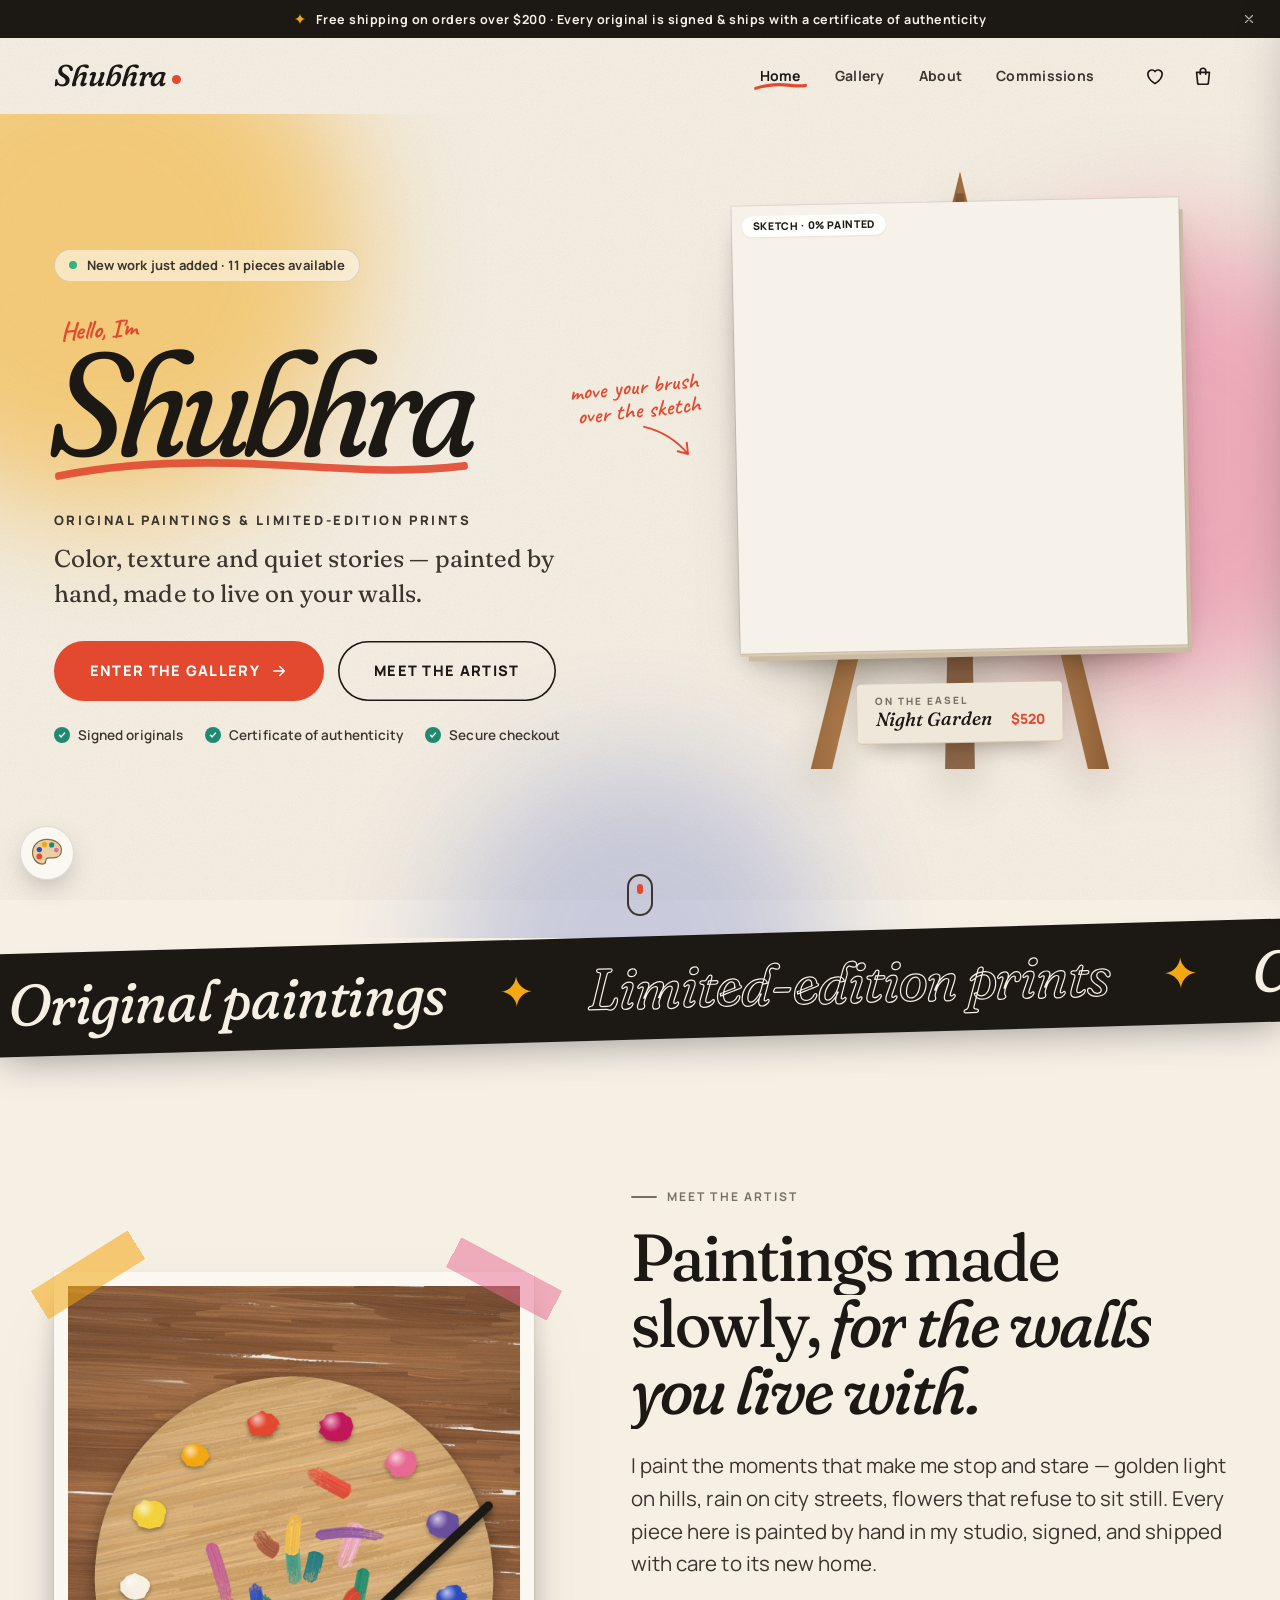
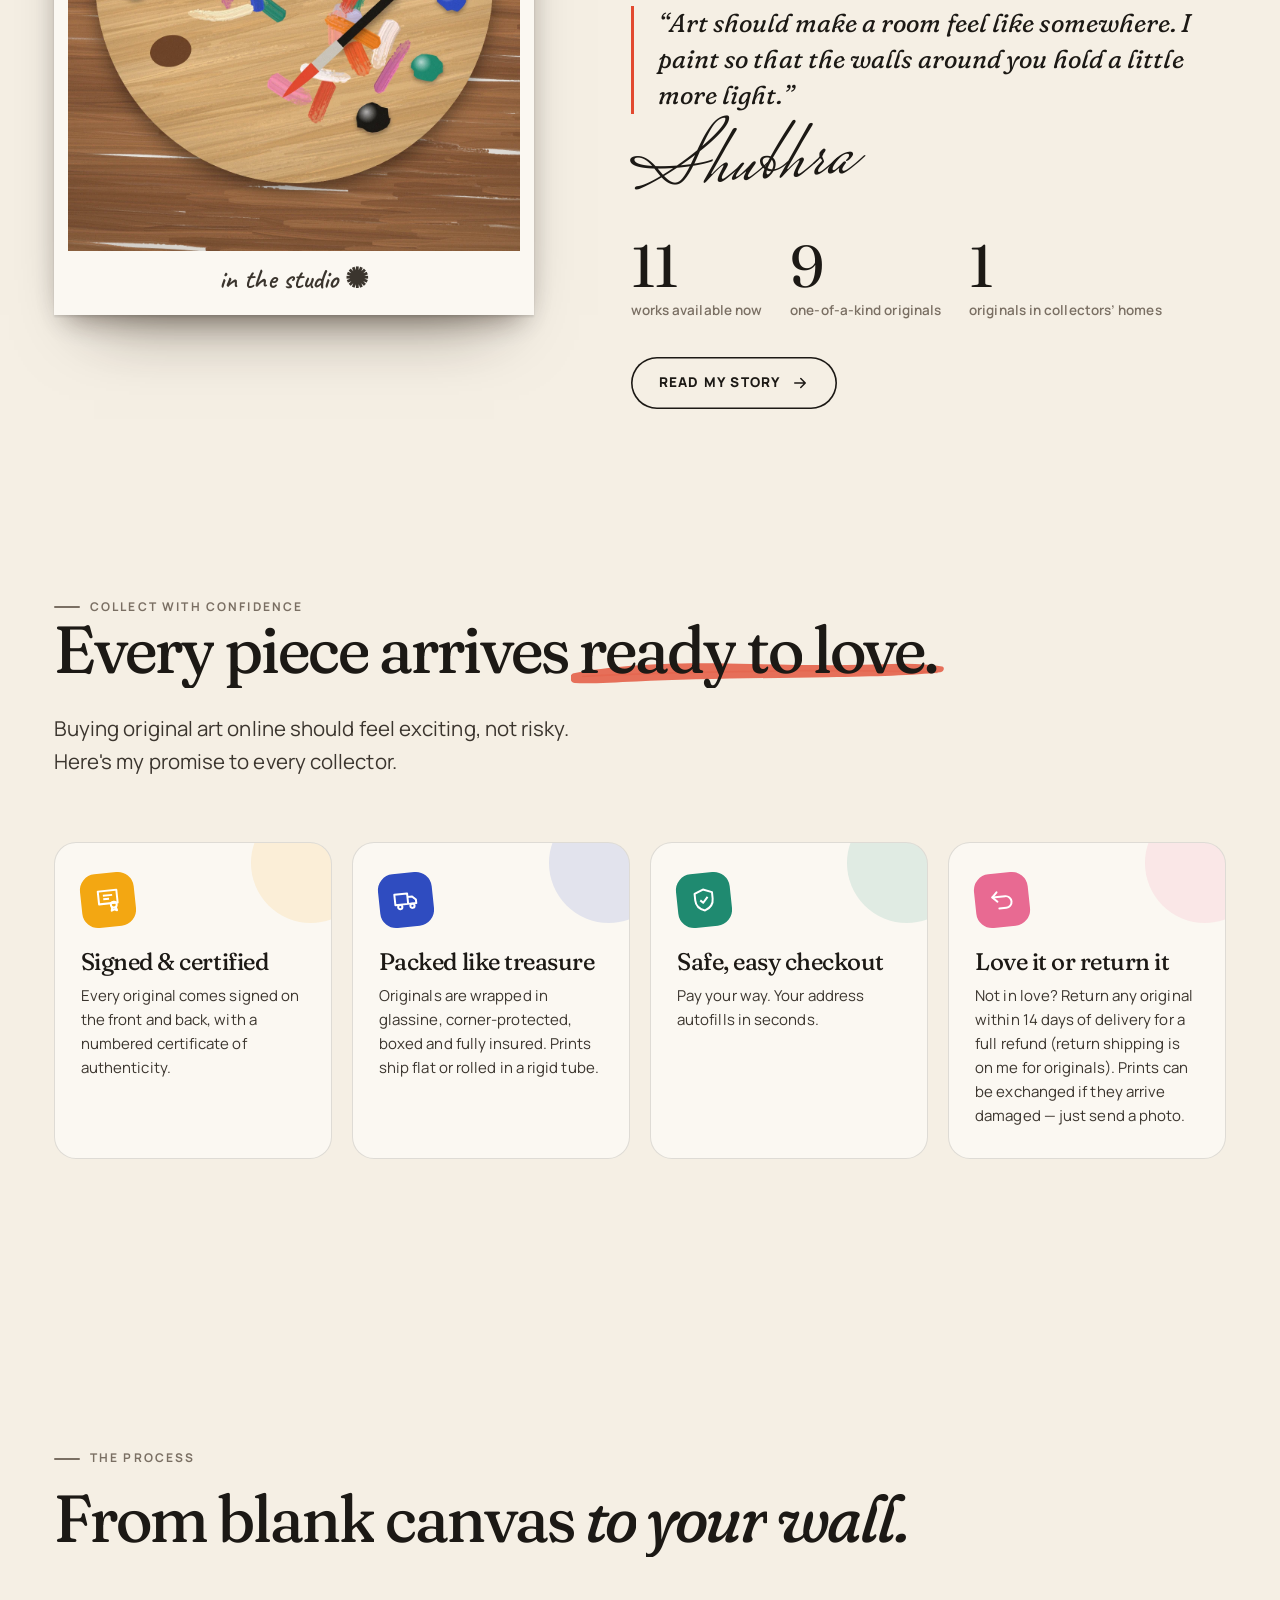
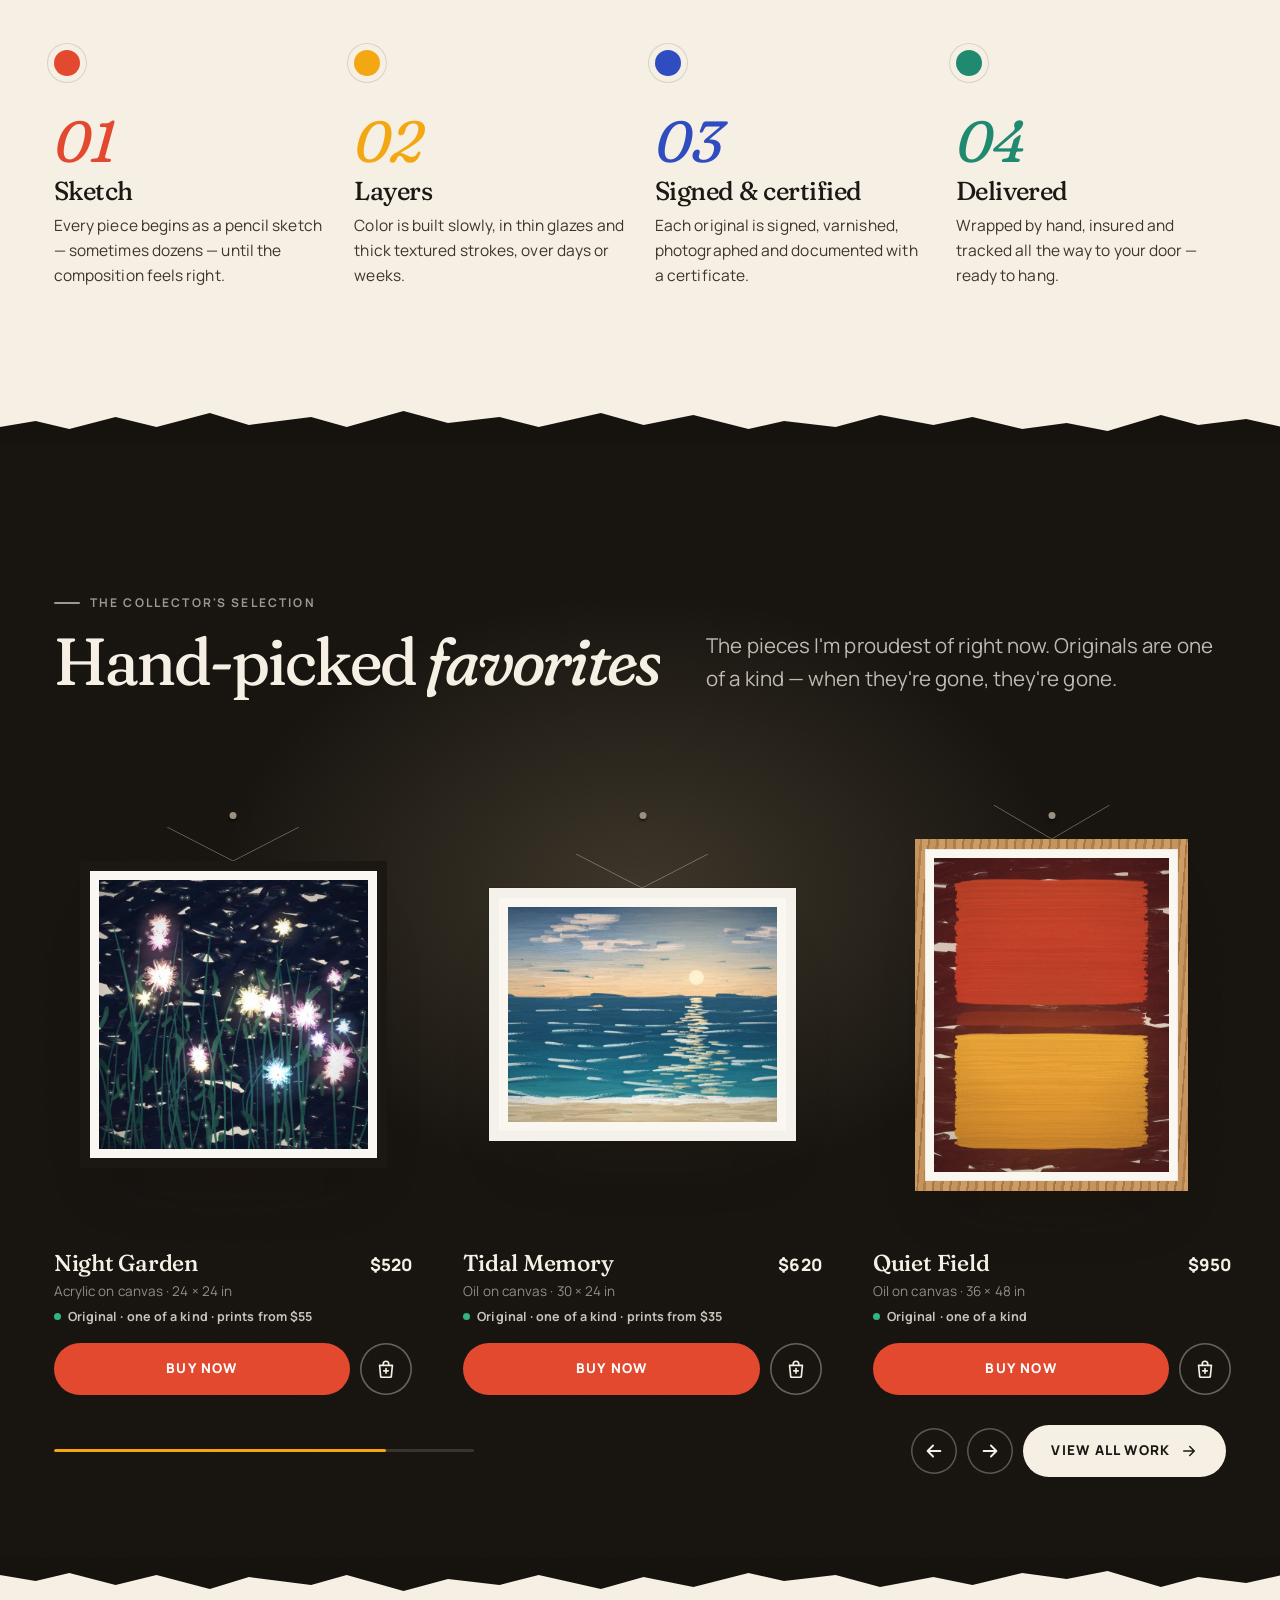
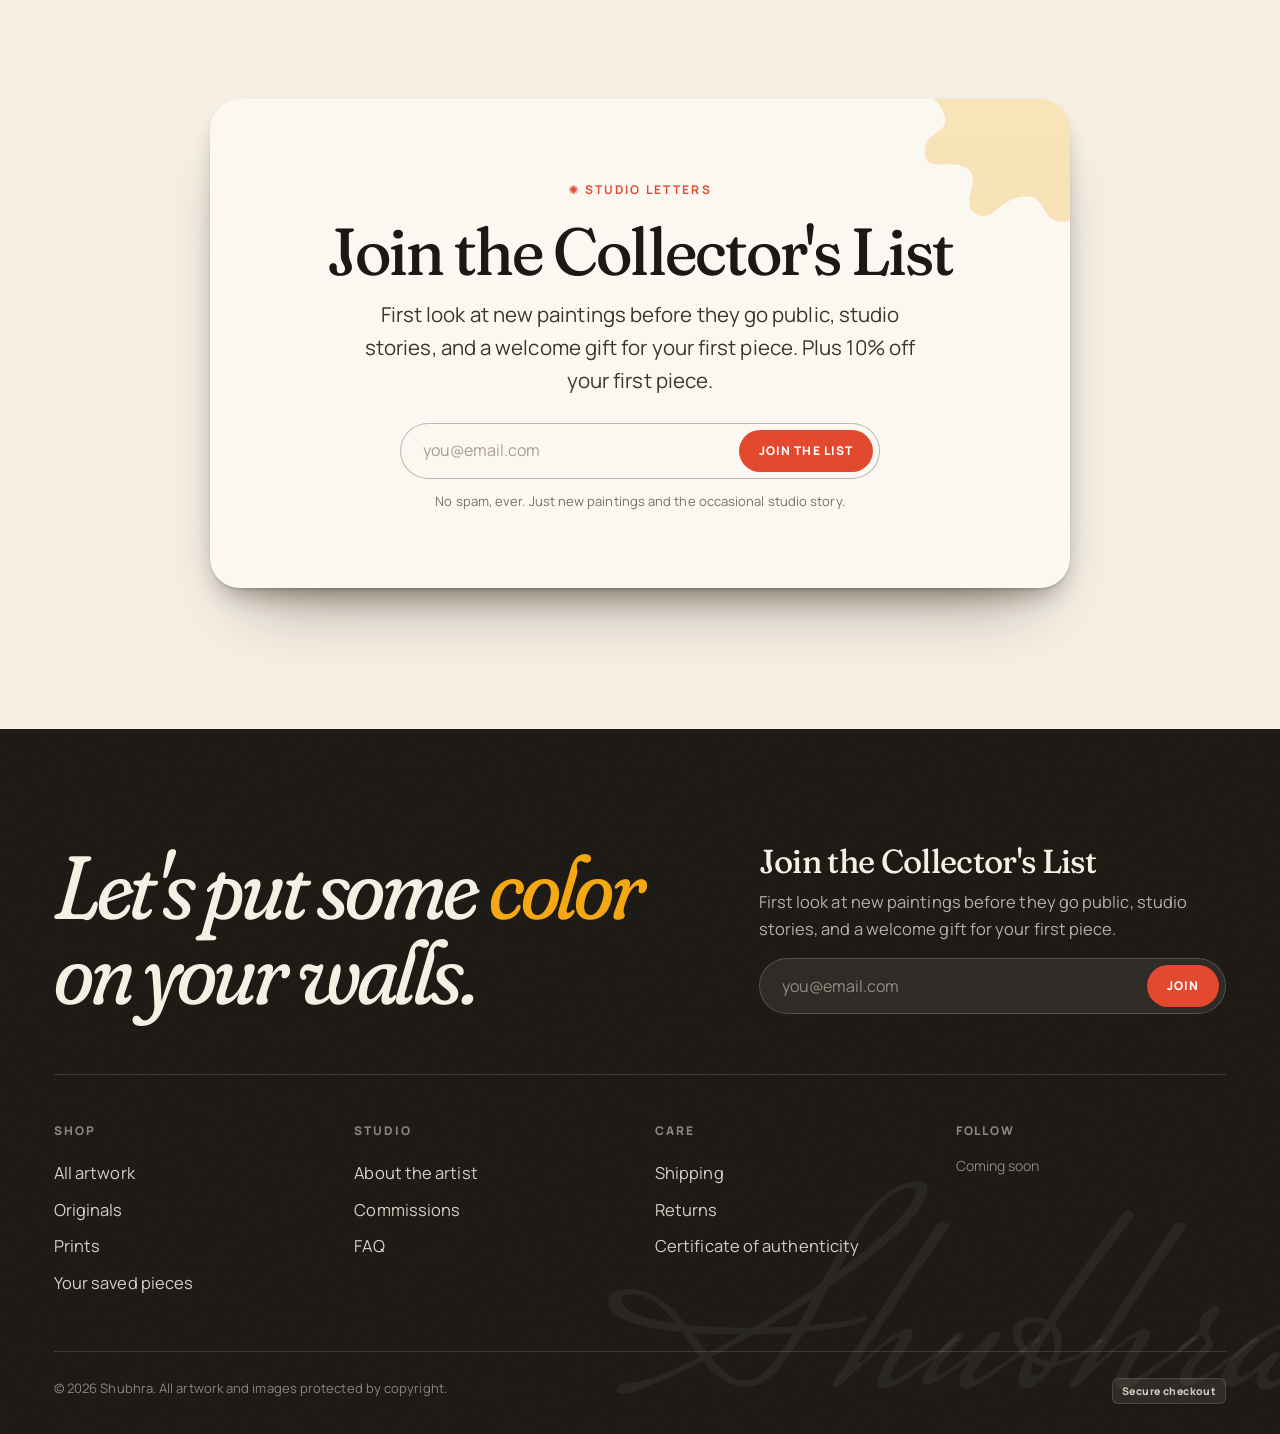
<file: index.html>
<!doctype html>
<html lang="en">
<head>
  <meta charset="utf-8">
  <meta name="viewport" content="width=device-width, initial-scale=1, viewport-fit=cover">
  <title>Shubhra — Original Paintings & Limited Prints</title>
  <meta name="description" content="Original paintings and limited-edition prints. Hand-painted, signed, and shipped with care.">
  <meta name="theme-color" content="#f5efe4">
  <link rel="icon" href="assets/img/favicon.svg" type="image/svg+xml">
  <link rel="apple-touch-icon" href="assets/img/icon-192.png">
  <link rel="manifest" href="manifest.webmanifest">
  <meta property="og:type" content="website">
  <meta property="og:title" content="Original Paintings & Limited Prints">
  <meta property="og:description" content="Hand-painted, signed originals and limited-edition prints — shipped with care to your walls.">
  <meta property="og:image" content="assets/img/og-image.jpg">
  <meta name="twitter:card" content="summary_large_image">
  <link rel="preconnect" href="https://fonts.googleapis.com">
  <link rel="preconnect" href="https://fonts.gstatic.com" crossorigin>
  <link rel="stylesheet" href="https://fonts.googleapis.com/css2?family=Caveat:wght@500;700&family=Fraunces:ital,opsz,wght,SOFT,WONK@0,9..144,300..800,0..100,0..1;1,9..144,300..800,0..100,0..1&family=Manrope:wght@400;500;600;700;800&family=Mrs+Saint+Delafield&display=swap">
  <link rel="stylesheet" href="assets/css/style.css">
  <script>try{if(!sessionStorage.getItem('seenIntro')&&!matchMedia('(prefers-reduced-motion: reduce)').matches)document.documentElement.classList.add('intro')}catch(e){}</script>
</head>
<body data-page="home">
  <a class="skip-link" href="#main">Skip to content</a>
  <div id="site-header"></div>

  <main id="main">
    <!-- ============ HERO: the living easel ============ -->
    <section class="hero" aria-label="Introduction">
      <div class="blob-bg" style="width:520px;height:520px;left:-160px;top:-120px;background:#f3a712"></div>
      <div class="blob-bg" style="width:460px;height:460px;right:-120px;top:120px;background:#e86a92;animation-delay:-6s"></div>
      <div class="blob-bg" style="width:380px;height:380px;left:35%;bottom:-200px;background:#2f4cc0;opacity:.22;animation-delay:-11s"></div>
      <div class="wrap hero-grid">
        <div class="hero-copy">
          <div class="hero-status"><span class="live-dot"></span><span id="hero-status">Studio open</span></div>
          <h1 class="hero-name"><span class="hn-small" id="hero-hello">Hello, I'm</span><span class="hn-big" id="hero-name" data-split>Shubhra</span>
            <svg class="hn-stroke" viewBox="0 0 600 40" preserveAspectRatio="none" aria-hidden="true"><path d="M6 26C90 12 190 8 300 12s190 12 290 2"/></svg>
          </h1>
          <p class="hero-role" id="hero-eyebrow" data-reveal style="--d:.35s">Original paintings & limited-edition prints</p>
          <p class="lead hero-tag" id="hero-tagline" data-reveal style="--d:.45s"></p>
          <div class="hero-ctas" data-reveal style="--d:.55s">
            <a class="btn btn-buy btn-lg" href="gallery.html" data-magnetic>Enter the gallery <svg class="arrow" viewBox="0 0 24 24" fill="none" stroke="currentColor" stroke-width="2" stroke-linecap="round" stroke-linejoin="round"><path d="M5 12h14M13 6l6 6-6 6"/></svg></a>
            <a class="btn btn-ghost btn-lg" href="#artist">Meet the artist</a>
          </div>
          <ul class="hero-trust" data-reveal style="--d:.65s">
            <li>Signed originals</li><li>Certificate of authenticity</li><li>Secure checkout</li>
          </ul>
        </div>

        <div class="hero-easel" data-reveal="scale" style="--d:.2s">
          <svg class="easel-legs" viewBox="0 0 400 560" aria-hidden="true">
            <defs><linearGradient id="wood" x1="0" x2="1"><stop offset="0" stop-color="#9a6a3e"/><stop offset=".5" stop-color="#c18d5a"/><stop offset="1" stop-color="#8d5e35"/></linearGradient></defs>
            <path d="M200 0 L60 560 L80 560 L206 30Z" fill="url(#wood)"/>
            <path d="M200 0 L340 560 L320 560 L194 30Z" fill="url(#wood)"/>
            <path d="M196 20 L204 20 L214 560 L186 560Z" fill="#7d5230" opacity=".85"/>
            <rect x="70" y="430" width="260" height="16" rx="3" fill="url(#wood)"/>
            <rect x="70" y="444" width="260" height="5" fill="#6d4526" opacity=".6"/>
          </svg>
          <div class="easel-canvas">
            <canvas id="reveal-canvas" aria-label="Interactive painting: move your cursor or finger to paint color into the sketch" role="img"></canvas>
            <div class="reveal-hud">
              <span class="pill light" id="reveal-pct">Sketch · 0% painted</span>
              <button class="pill light" id="reveal-reset" type="button" hidden>↺ Sketch again</button>
            </div>
          </div>
          <a class="easel-plaque" id="easel-plaque" href="gallery.html"><span class="ep-label">On the easel</span><span class="ep-title" id="ep-title">…</span><span class="ep-price" id="ep-price"></span></a>
          <div class="hero-hint hand" aria-hidden="true">move your brush over the sketch
            <svg viewBox="0 0 80 50" fill="none" stroke="currentColor" stroke-width="2.4" stroke-linecap="round"><path d="M4 8c20 4 40 14 56 32M60 40l-2-14M60 40l-13-3"/></svg>
          </div>
        </div>
      </div>
      <a href="#artist" class="scroll-cue" aria-label="Scroll down"><span></span></a>
    </section>

    <!-- ============ MARQUEE ============ -->
    <div class="marquee" aria-hidden="true"><div class="track" id="marquee-track"></div></div>

    <!-- ============ MEET THE ARTIST ============ -->
    <section class="section artist-sec" id="artist">
      <div class="wrap artist-grid">
        <figure class="portrait" data-reveal="left">
          <span class="tape t1"></span><span class="tape t2"></span>
          <img id="artist-portrait" src="assets/img/studio-palette.webp" alt="In the studio" loading="lazy">
          <figcaption class="hand" id="portrait-cap">in the studio ✺</figcaption>
        </figure>
        <div class="artist-copy">
          <div class="eyebrow" data-reveal>Meet the artist</div>
          <h2 class="h2" data-split>Paintings made slowly, <em class="ital">for the walls you live with.</em></h2>
          <p class="lead" id="artist-intro" data-reveal></p>
          <blockquote class="statement" id="artist-statement" data-reveal></blockquote>
          <div class="signature" id="artist-sig" aria-hidden="true">Shubhra</div>
          <div class="stats" id="stats"></div>
          <a class="btn btn-ghost" href="about.html" data-reveal>Read my story <svg class="arrow" viewBox="0 0 24 24" fill="none" stroke="currentColor" stroke-width="2" stroke-linecap="round" stroke-linejoin="round"><path d="M5 12h14M13 6l6 6-6 6"/></svg></a>
        </div>
      </div>
    </section>

    <!-- ============ PROMISE ============ -->
    <section class="section promise-sec" aria-labelledby="promise-h">
      <div class="wrap">
        <div class="section-head">
          <div><div class="eyebrow" data-reveal>Collect with confidence</div><h2 class="h2" id="promise-h" data-split>Every piece arrives <span class="mark">ready to love.</span></h2></div>
          <p class="lead" data-reveal>Buying original art online should feel exciting, not risky. Here's my promise to every collector.</p>
        </div>
        <div class="promise-grid" id="promise-grid"></div>
      </div>
    </section>

    <!-- ============ PROCESS ============ -->
    <section class="section process-sec" aria-labelledby="process-h">
      <div class="wrap">
        <div class="eyebrow" data-reveal>The process</div>
        <h2 class="h2" id="process-h" data-split>From blank canvas <em class="ital">to your wall.</em></h2>
        <div class="process" id="process">
          <svg class="process-line" viewBox="0 0 1200 120" preserveAspectRatio="none" aria-hidden="true"><path id="process-path" d="M10 60 C 160 -10, 280 130, 420 60 S 700 -10, 820 60 S 1060 130, 1190 50"/></svg>
          <div class="process-steps" id="process-steps"></div>
        </div>
      </div>
    </section>

    <!-- ============ FEATURED (artist's picks) ============ -->
    <div class="torn" aria-hidden="true"><svg viewBox="0 0 1440 40" preserveAspectRatio="none"><path fill="currentColor" d="M0 40V22l40-6 38 8 52-12 46 10 60-14 44 12 70-8 40 10 64-16 50 12 58-6 44 10 70-14 48 12 56-10 62 14 40-8 58 6 50-12 60 10 44-8 56 12 50-6 46 8 60-16 42 10 54-6 40 8V40Z"/></svg></div>
    <section class="section wall featured-sec" id="featured" aria-labelledby="featured-h">
      <div class="wrap">
        <div class="section-head">
          <div><div class="eyebrow" data-reveal>The collector's selection</div><h2 class="h2" id="featured-h" data-split>Hand-picked <em class="ital">favorites</em></h2></div>
          <p class="lead" data-reveal style="color:rgba(245,239,228,.75)" id="featured-lead">The pieces I'm proudest of right now. Originals are one of a kind — when they're gone, they're gone.</p>
        </div>
      </div>
      <div class="feat-track" id="feat-track" tabindex="0" aria-label="Featured artworks — scroll horizontally"></div>
      <div class="wrap feat-nav">
        <div class="feat-progress"><i id="feat-bar"></i></div>
        <div style="display:flex;gap:10px;align-items:center">
          <button class="icon-btn feat-arrow" id="feat-prev" aria-label="Previous"><svg viewBox="0 0 24 24" fill="none" stroke="currentColor" stroke-width="2" stroke-linecap="round" stroke-linejoin="round"><path d="M19 12H5M11 6l-6 6 6 6"/></svg></button>
          <button class="icon-btn feat-arrow" id="feat-next" aria-label="Next"><svg viewBox="0 0 24 24" fill="none" stroke="currentColor" stroke-width="2" stroke-linecap="round" stroke-linejoin="round"><path d="M5 12h14M13 6l6 6-6 6"/></svg></button>
          <a class="btn btn-light" href="gallery.html">View all work <svg class="arrow" viewBox="0 0 24 24" fill="none" stroke="currentColor" stroke-width="2" stroke-linecap="round" stroke-linejoin="round"><path d="M5 12h14M13 6l6 6-6 6"/></svg></a>
        </div>
      </div>
    </section>
    <div class="torn flip" aria-hidden="true"><svg viewBox="0 0 1440 40" preserveAspectRatio="none"><path fill="currentColor" d="M0 40V22l40-6 38 8 52-12 46 10 60-14 44 12 70-8 40 10 64-16 50 12 58-6 44 10 70-14 48 12 56-10 62 14 40-8 58 6 50-12 60 10 44-8 56 12 50-6 46 8 60-16 42 10 54-6 40 8V40Z"/></svg></div>

    <!-- ============ TESTIMONIALS (only shows when you add some in the Studio) ============ -->
    <section class="section testi-sec" id="testimonials" hidden aria-labelledby="testi-h">
      <div class="wrap">
        <div class="eyebrow" data-reveal>From collectors' homes</div>
        <h2 class="h2" id="testi-h" data-split>Kind words</h2>
        <div class="testi-grid" id="testi-grid"></div>
      </div>
    </section>

    <!-- ============ COLLECTOR'S LIST ============ -->
    <section class="section news-sec" id="join">
      <div class="wrap-narrow news-card" data-reveal="scale">
        <svg class="news-splat" viewBox="0 0 200 200" aria-hidden="true"><path fill="#f3a712" d="M100 30c16 0 16-20 30-16s0 24 12 32 26-8 30 6-18 16-14 30 24 14 16 28-24 2-32 12 4 30-12 30-10-20-28-18-22 20-34 12 6-24-6-32-30 4-30-12 18-12 14-26-22-18-12-30 24 6 32-6-6-30 8-32 14 24 30 24z"/></svg>
        <div class="eyebrow no-line" style="color:var(--accent)">✺ Studio letters</div>
        <h2 class="h2" id="news-h">Join the Collector's List</h2>
        <p class="lead" id="news-text"></p>
        <form class="inline-form light" data-newsletter novalidate>
          <label class="sr-only" for="news-email">Email address</label>
          <input id="news-email" type="email" name="email" autocomplete="email" placeholder="you@email.com" required>
          <button class="btn btn-accent btn-sm" type="submit">Join the list</button>
        </form>
        <p class="muted" style="font-size:13px;margin:12px 0 0">No spam, ever. Just new paintings and the occasional studio story.</p>
      </div>
    </section>
  </main>

  <div id="site-footer"></div>
  <script src="assets/js/core.js"></script>
  <script src="assets/js/fx.js"></script>
  <script src="assets/js/home.js"></script>
</body>
</html>
</file>
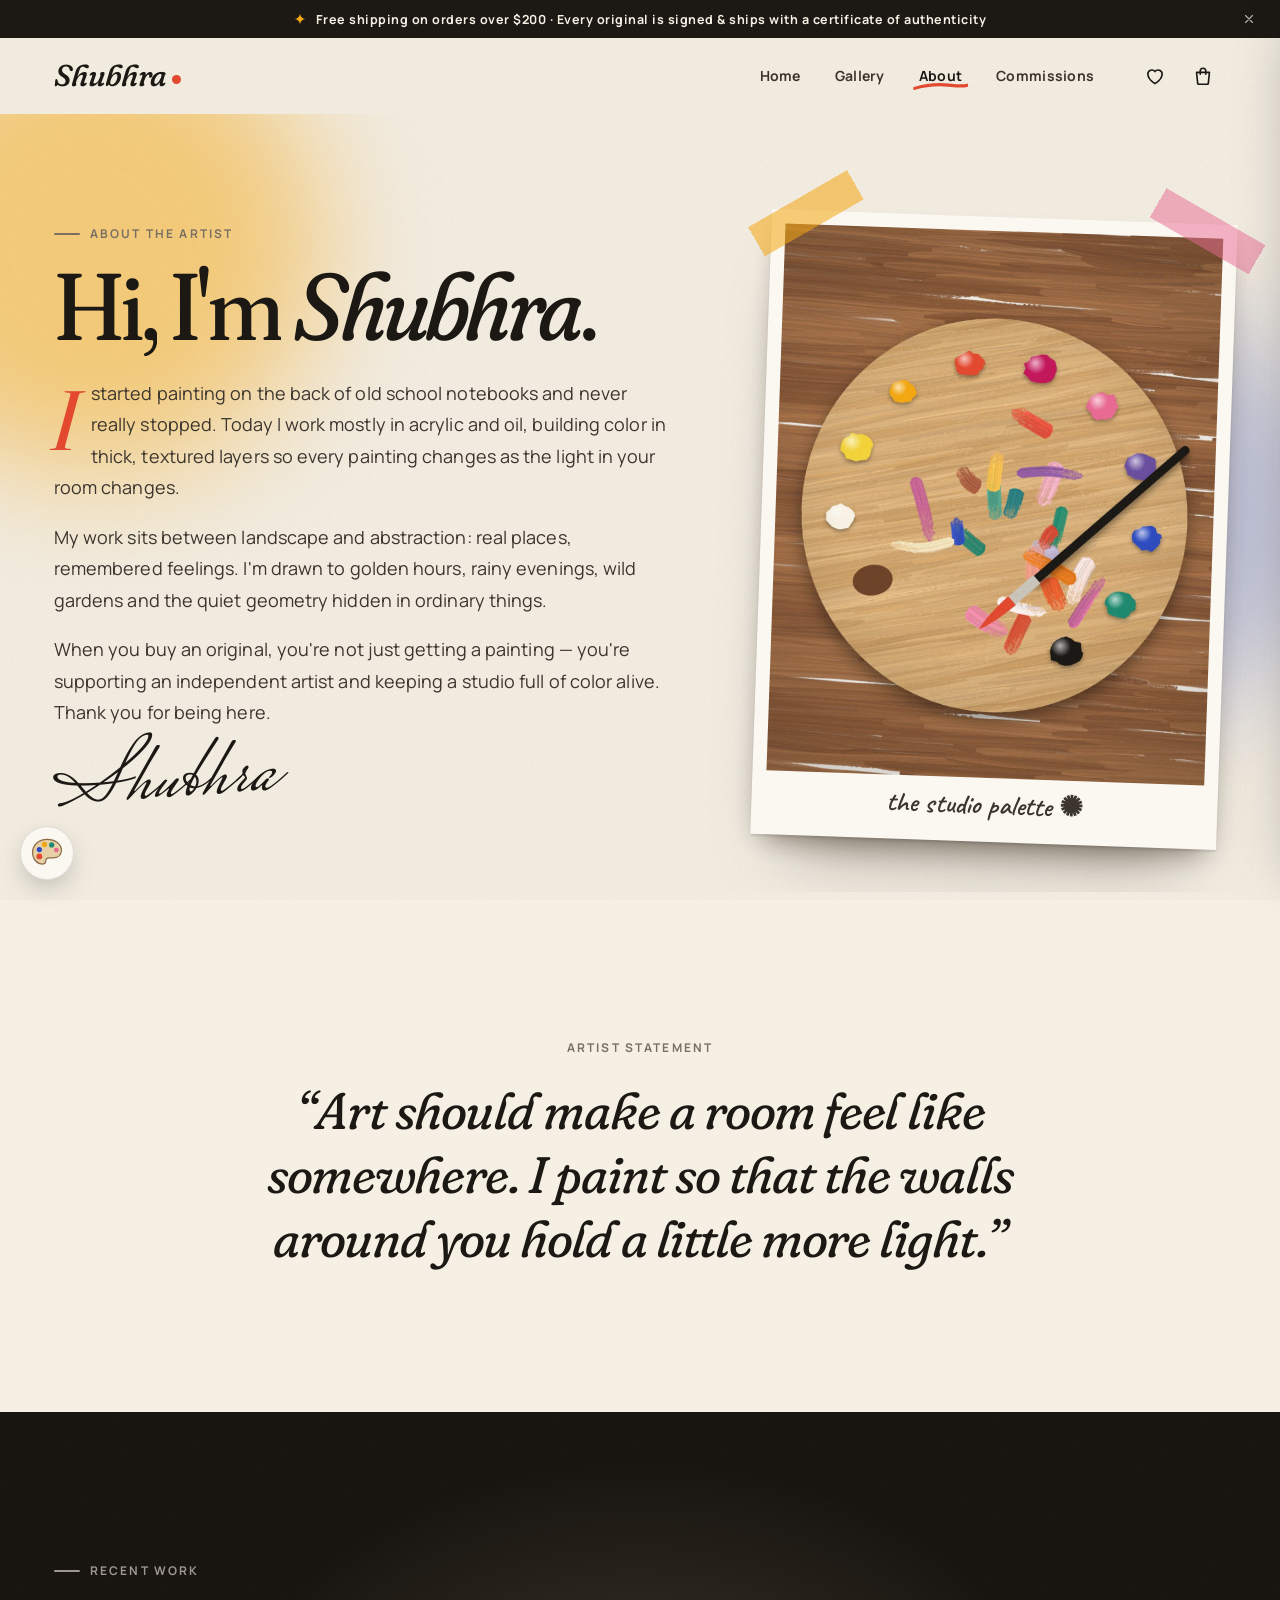
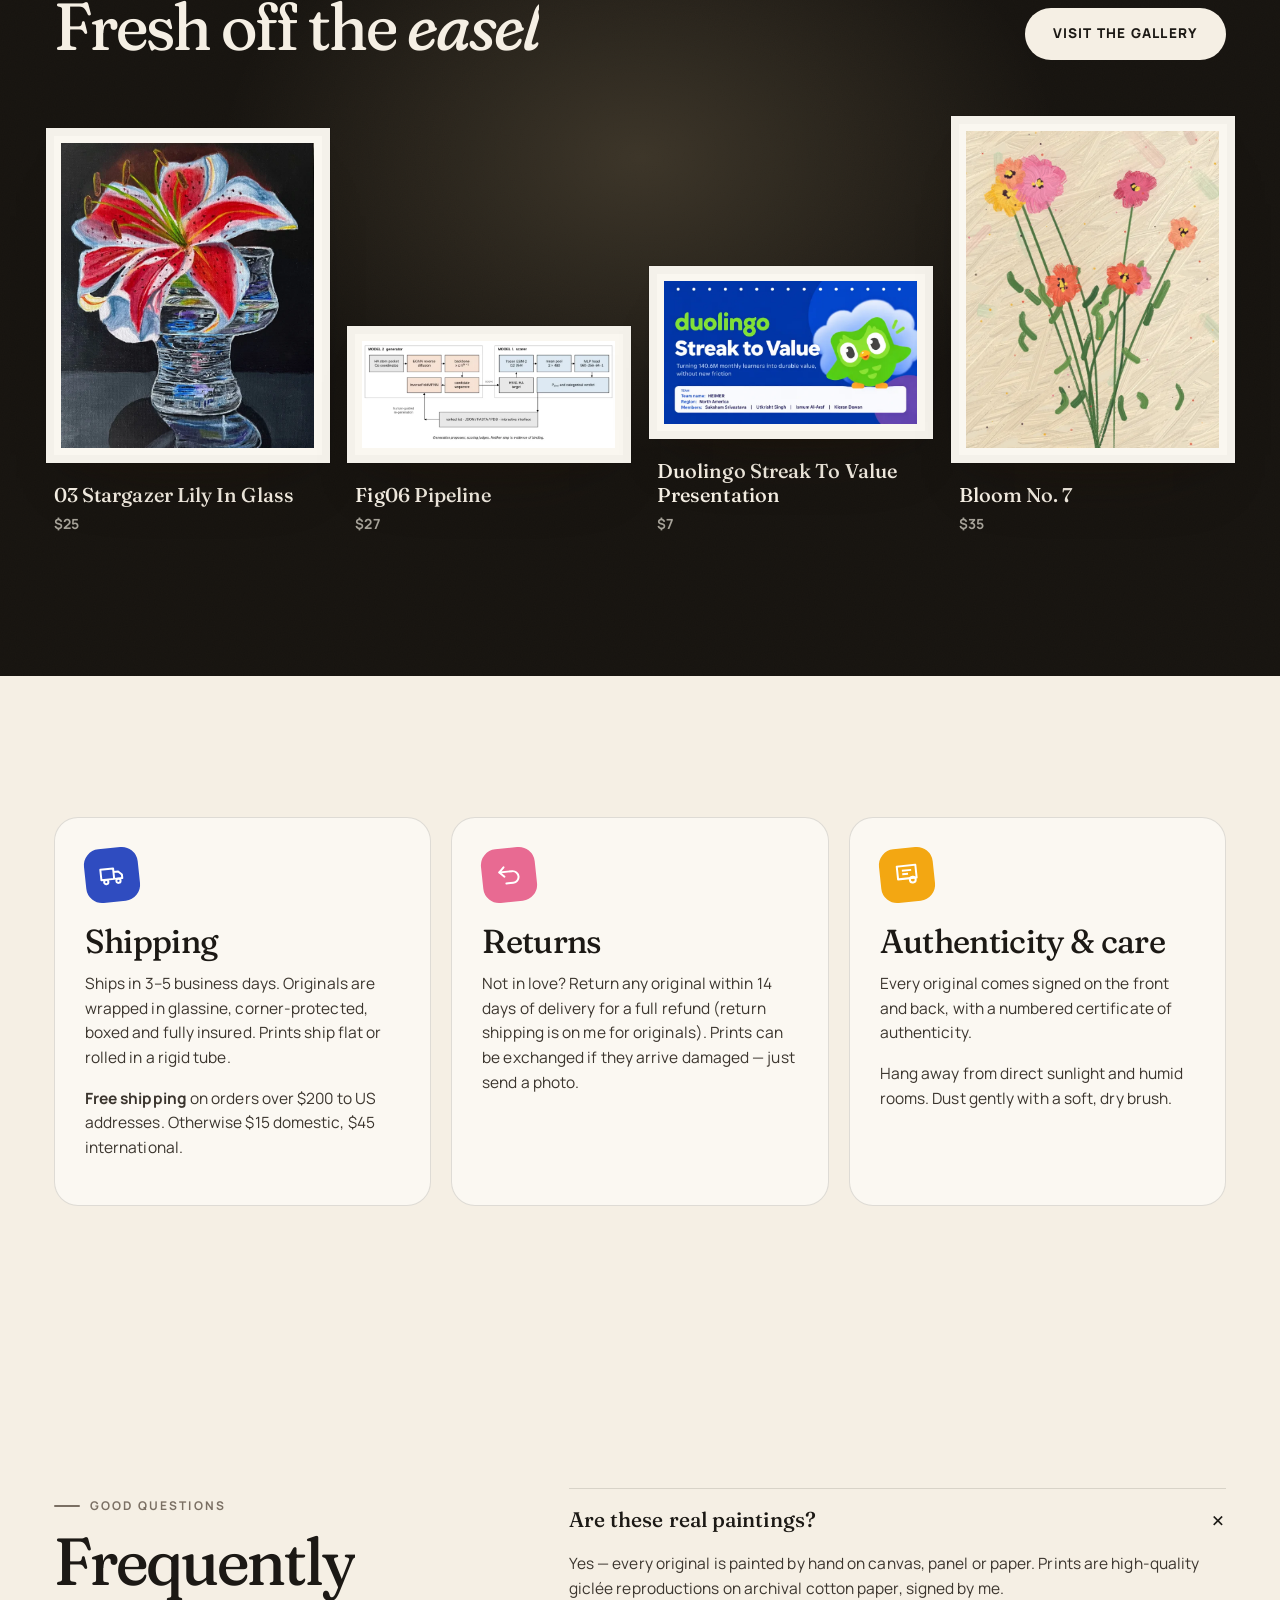
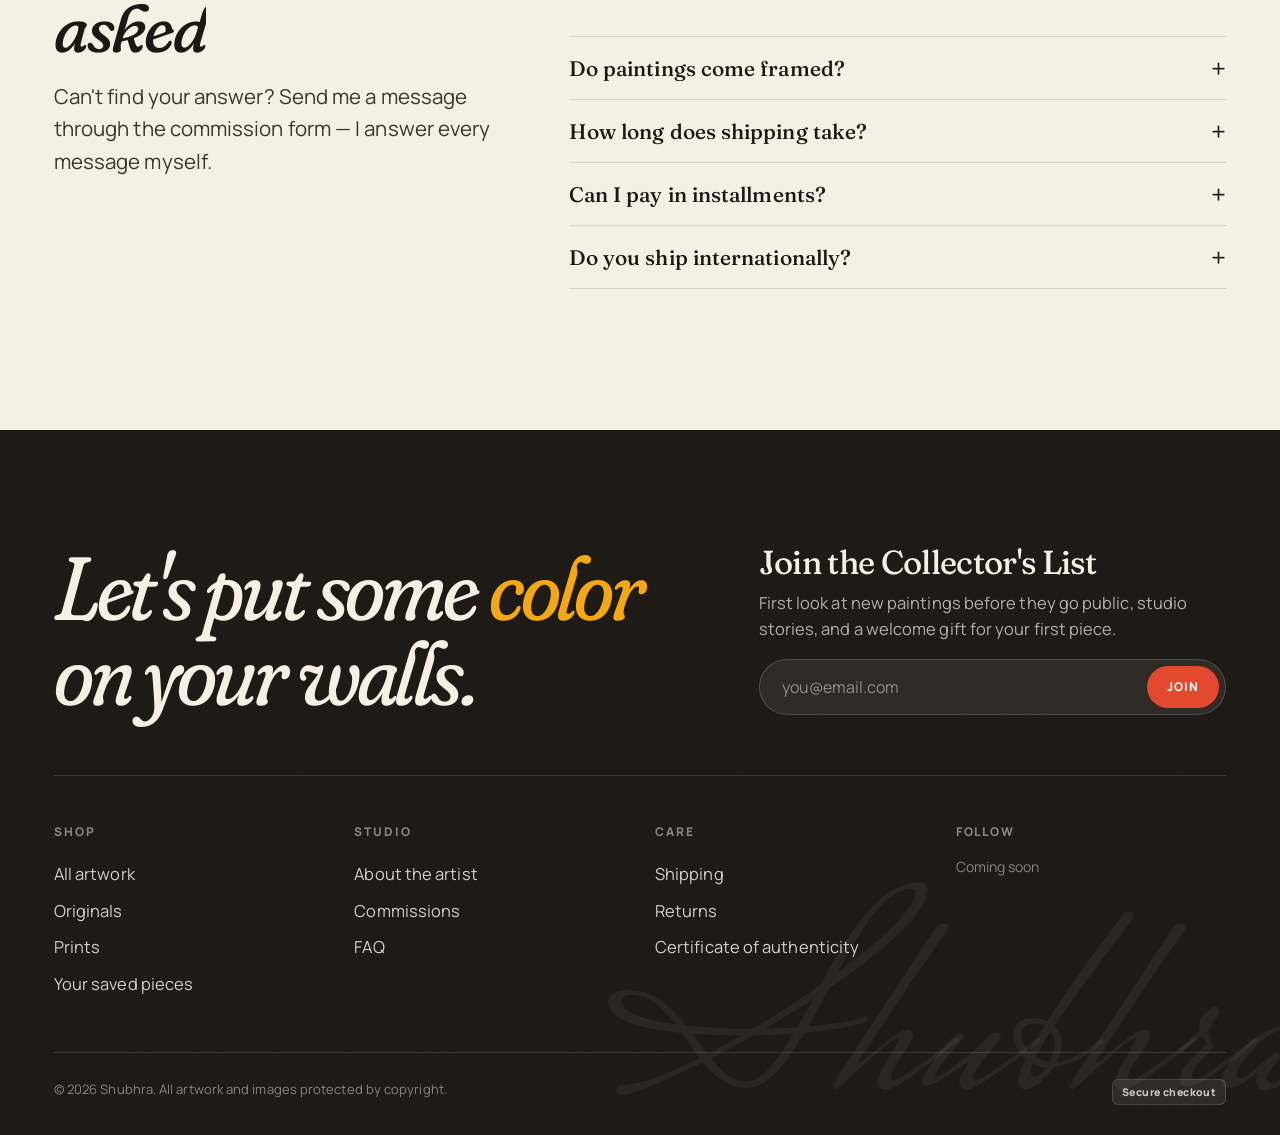
<file: about.html>
<!doctype html>
<html lang="en">
<head>
  <meta charset="utf-8">
  <meta name="viewport" content="width=device-width, initial-scale=1, viewport-fit=cover">
  <title>About the Artist</title>
  <meta name="description" content="Meet the artist — the story, the studio, and answers to common questions about buying original art.">
  <meta name="theme-color" content="#f5efe4">
  <link rel="icon" href="assets/img/favicon.svg" type="image/svg+xml">
  <link rel="manifest" href="manifest.webmanifest">
  <meta property="og:type" content="profile">
  <meta property="og:image" content="assets/img/og-image.jpg">
  <link rel="preconnect" href="https://fonts.googleapis.com">
  <link rel="preconnect" href="https://fonts.gstatic.com" crossorigin>
  <link rel="stylesheet" href="https://fonts.googleapis.com/css2?family=Caveat:wght@500;700&family=Fraunces:ital,opsz,wght,SOFT,WONK@0,9..144,300..800,0..100,0..1;1,9..144,300..800,0..100,0..1&family=Manrope:wght@400;500;600;700;800&family=Mrs+Saint+Delafield&display=swap">
  <link rel="stylesheet" href="assets/css/style.css">
</head>
<body data-page="about">
  <a class="skip-link" href="#main">Skip to content</a>
  <div id="site-header"></div>

  <main id="main">
    <section class="page-hero about-hero">
      <div class="blob-bg" style="width:460px;height:460px;left:-140px;top:-100px;background:#f3a712"></div>
      <div class="blob-bg" style="width:360px;height:360px;right:-80px;top:220px;background:#2f4cc0;opacity:.25;animation-delay:-8s"></div>
      <div class="wrap about-grid">
        <div class="about-copy">
          <div class="eyebrow">About the artist</div>
          <h1 class="display" data-split>Hi, I'm <em class="ital" id="ab-name">Shubhra</em>.</h1>
          <div class="about-bio" id="ab-bio"></div>
          <div class="signature" id="ab-sig" aria-hidden="true"></div>
        </div>
        <figure class="portrait big" data-reveal="right">
          <span class="tape t1"></span><span class="tape t2"></span>
          <img id="ab-portrait" src="assets/img/studio-palette.webp" alt="">
          <figcaption class="hand" id="ab-cap">the studio palette ✺</figcaption>
        </figure>
      </div>
    </section>

    <section class="section statement-sec" id="statement-sec">
      <div class="wrap-narrow center">
        <div class="eyebrow no-line" style="justify-content:center">Artist statement</div>
        <p class="big-quote" id="ab-statement" data-split></p>
      </div>
    </section>

    <section class="section wall studio-strip">
      <div class="wrap">
        <div class="section-head"><div><div class="eyebrow">Recent work</div><h2 class="h2" style="margin-top:14px" data-split>Fresh off the <em class="ital">easel</em></h2></div><a class="btn btn-light" href="gallery.html">Visit the gallery</a></div>
        <div class="strip" id="ab-strip"></div>
      </div>
    </section>

    <section class="section" id="policies">
      <div class="wrap policy-grid">
        <article class="policy" id="shipping" data-reveal><span class="p-icon" style="--pc:var(--blue)"><svg viewBox="0 0 24 24" fill="none" stroke="currentColor" stroke-width="1.7" stroke-linejoin="round"><path d="M2.5 6.5h11v9h-11zM13.5 9.5h4l3 3v3h-7z"/><circle cx="6.5" cy="17.5" r="1.8"/><circle cx="17" cy="17.5" r="1.8"/></svg></span><h2 class="h3">Shipping</h2><div id="ab-ship"></div></article>
        <article class="policy" id="returns" data-reveal style="--d:.1s"><span class="p-icon" style="--pc:var(--rose)"><svg viewBox="0 0 24 24" fill="none" stroke="currentColor" stroke-width="1.7" stroke-linecap="round" stroke-linejoin="round"><path d="M4 9h11a5 5 0 0 1 0 10H9"/><path d="m8 5-4 4 4 4"/></svg></span><h2 class="h3">Returns</h2><div id="ab-returns"></div></article>
        <article class="policy" id="coa" data-reveal style="--d:.2s"><span class="p-icon" style="--pc:var(--ochre)"><svg viewBox="0 0 24 24" fill="none" stroke="currentColor" stroke-width="1.7" stroke-linejoin="round"><path d="M4 4h16v11H4z"/><path d="M8 8h8M8 11h5"/><circle cx="16.5" cy="16.5" r="2.5"/></svg></span><h2 class="h3">Authenticity & care</h2><div id="ab-coa"></div></article>
      </div>
    </section>

    <section class="section faq-sec" id="faq">
      <div class="wrap faq-grid">
        <div><div class="eyebrow">Good questions</div><h2 class="h2" style="margin-top:14px" data-split>Frequently <em class="ital">asked</em></h2><p class="lead" style="margin-top:18px">Can't find your answer? <span id="ab-contact"></span></p></div>
        <div class="aw-acc" id="ab-faq"></div>
      </div>
    </section>
  </main>

  <div id="site-footer"></div>
  <script src="assets/js/core.js"></script>
  <script src="assets/js/fx.js"></script>
  <script src="assets/js/pages.js"></script>
</body>
</html>
</file>
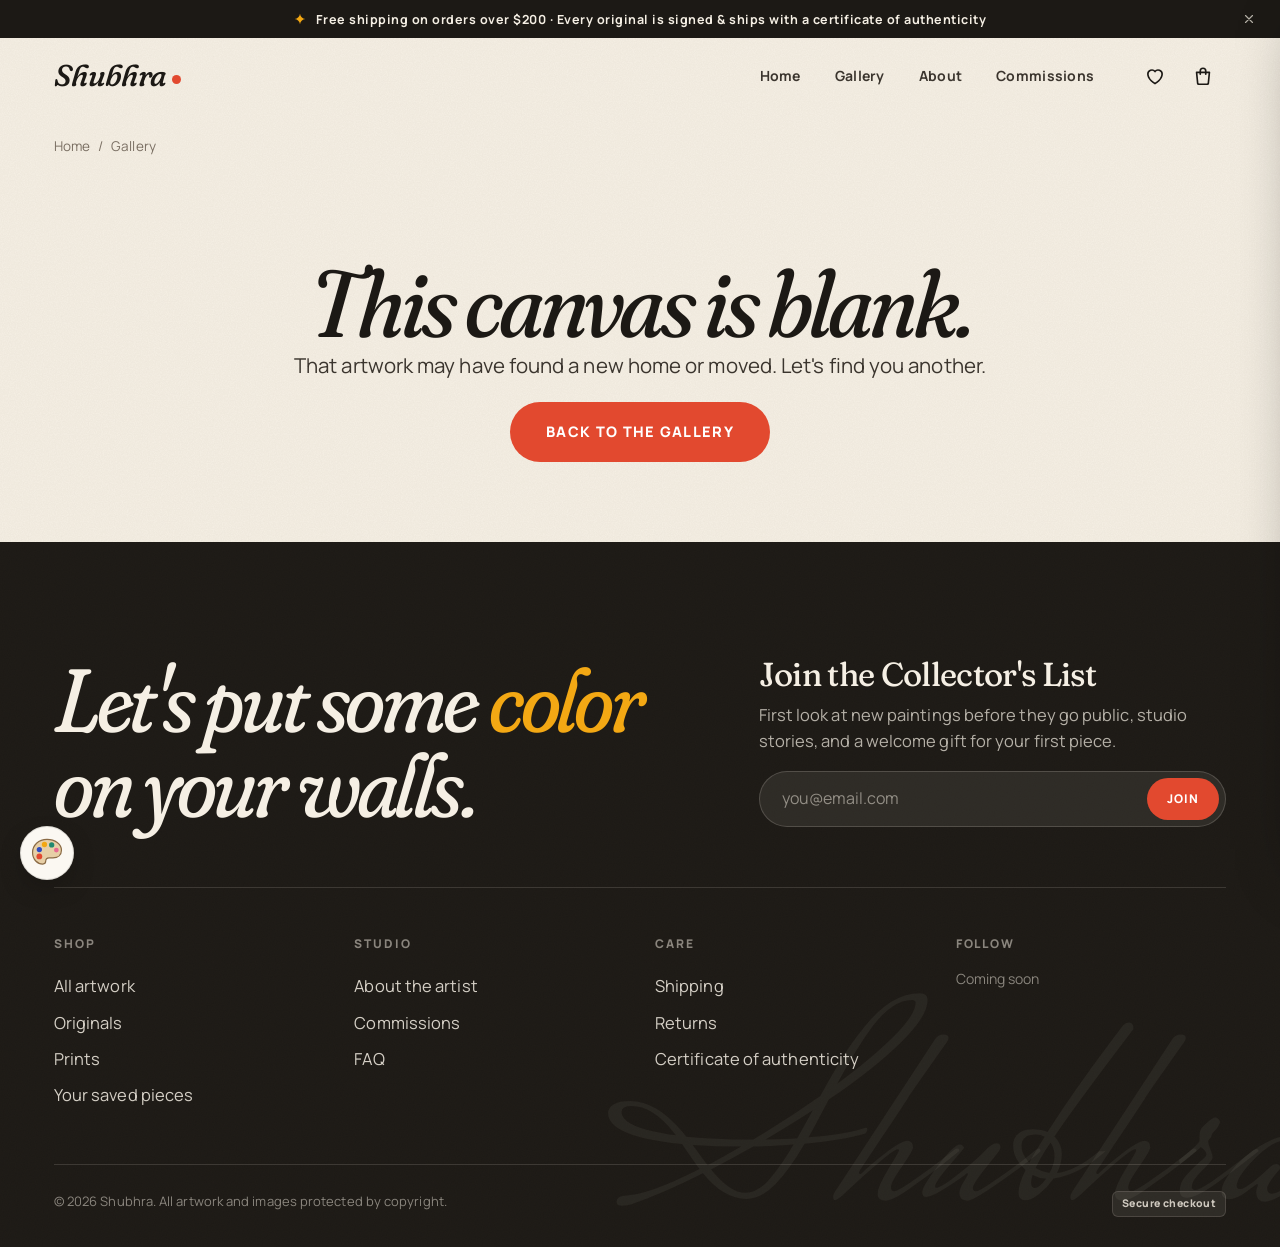
<file: artwork.html>
<!doctype html>
<html lang="en">
<head>
  <meta charset="utf-8">
  <meta name="viewport" content="width=device-width, initial-scale=1, viewport-fit=cover">
  <title>Artwork</title>
  <meta name="description" content="Original artwork for sale — hand-painted and signed.">
  <meta name="theme-color" content="#f5efe4">
  <link rel="icon" href="assets/img/favicon.svg" type="image/svg+xml">
  <link rel="manifest" href="manifest.webmanifest">
  <meta property="og:type" content="product">
  <meta property="og:image" content="assets/img/og-image.jpg">
  <meta name="twitter:card" content="summary_large_image">
  <link rel="preconnect" href="https://fonts.googleapis.com">
  <link rel="preconnect" href="https://fonts.gstatic.com" crossorigin>
  <link rel="stylesheet" href="https://fonts.googleapis.com/css2?family=Caveat:wght@500;700&family=Fraunces:ital,opsz,wght,SOFT,WONK@0,9..144,300..800,0..100,0..1;1,9..144,300..800,0..100,0..1&family=Manrope:wght@400;500;600;700;800&family=Mrs+Saint+Delafield&display=swap">
  <link rel="stylesheet" href="assets/css/style.css">
</head>
<body data-page="artwork">
  <a class="skip-link" href="#aw-buy">Skip to purchase options</a>
  <div id="site-header"></div>

  <main id="main" class="artwork-page">
    <div class="wrap">
      <nav class="breadcrumbs" aria-label="Breadcrumb" id="crumbs"><a href="index.html">Home</a><span>/</span><a href="gallery.html">Gallery</a></nav>
      <div class="aw-grid" id="aw-root">
        <div class="aw-media">
          <div class="aw-stage" id="aw-stage">
            <span class="frame" id="aw-frame" data-cursor-label="Click to zoom">
              <img id="aw-img" alt="" decoding="async">
              <span class="loupe" id="loupe" aria-hidden="true"></span>
            </span>
          </div>
          <div class="aw-under">
            <button class="tool-chip" id="aw-zoom"><svg viewBox="0 0 24 24" fill="none" stroke="currentColor" stroke-width="1.9" stroke-linecap="round"><circle cx="11" cy="11" r="6.5"/><path d="m20 20-4.2-4.2M11 8v6M8 11h6"/></svg> Inspect brushwork</button>
            <span class="muted hand" style="font-size:20px" id="aw-hint">hover the painting to use the loupe</span>
          </div>
          <button class="room-card" id="room-card" data-cursor-label="Try it">
            <span class="rc-scene" id="rc-scene"><span class="rc-art" id="rc-art"></span><span class="rc-sofa"></span><span class="rc-floor"></span></span>
            <span class="rc-copy"><b>See it on a wall</b><span>Preview it to scale above a sofa — or upload a photo of your own wall.</span><span class="text-link" style="margin-top:6px">Try it now →</span></span>
          </button>
        </div>

        <div class="aw-info" id="aw-info">
          <div class="eyebrow no-line" id="aw-kind"></div>
          <h1 class="aw-title" id="aw-title"></h1>
          <p class="aw-by">by <a href="about.html" class="link-u" id="aw-artist"></a> <span id="aw-year"></span></p>
          <div class="aw-price" id="aw-price"></div>
          <div id="pp-msg" class="pp-msg"></div>

          <form id="aw-buy" class="aw-form" novalidate>
            <fieldset style="border:0;padding:0;margin:0"><legend class="label" style="margin-bottom:10px">Choose your version</legend><div class="opt-list" id="aw-opts" style="margin:0 0 16px"></div></fieldset>
            <div class="aw-avail" id="aw-avail"></div>
            <div class="aw-ctas" id="aw-ctas"></div>
          </form>
          <div class="aw-delivery" id="aw-delivery"></div>
          <div class="pay-chips" id="aw-pay" style="justify-content:flex-start;margin-top:14px"></div>

          <ul class="aw-trust" id="aw-trust"></ul>

          <div class="aw-acc">
            <details open><summary>The story behind it</summary><div class="acc-body"><p id="aw-desc"></p><div class="aw-note"><span class="sig" id="aw-sig"></span></div></div></details>
            <details><summary>Details</summary><div class="acc-body"><dl class="specs" id="aw-specs"></dl></div></details>
            <details><summary>Shipping & returns</summary><div class="acc-body" id="aw-ship"></div></details>
            <details><summary>Caring for your art</summary><div class="acc-body" id="aw-care"></div></details>
          </div>

          <div class="aw-palette"><div class="label">The palette <span class="muted" style="font-weight:500">· click a swatch to dip your brush</span></div><div class="swatch-row" id="aw-colors"></div></div>
          <div class="aw-share"><span class="label">Share</span><div id="aw-share" style="display:flex;gap:4px;flex-wrap:wrap"></div></div>
        </div>
      </div>
    </div>

    <section class="section related-sec" id="related-sec">
      <div class="wrap">
        <div class="section-head"><div><div class="eyebrow">Pairs beautifully with</div><h2 class="h2" style="margin-top:14px">You may also <em class="ital">love</em></h2></div><a class="btn btn-ghost" href="gallery.html">All work</a></div>
        <div class="art-grid" id="related"></div>
      </div>
    </section>

    <div class="sticky-buy" id="sticky-buy" aria-hidden="true"></div>
  </main>

  <div id="site-footer"></div>
  <script src="assets/js/core.js"></script>
  <script src="assets/js/fx.js"></script>
  <script src="assets/js/artwork.js"></script>
</body>
</html>
</file>
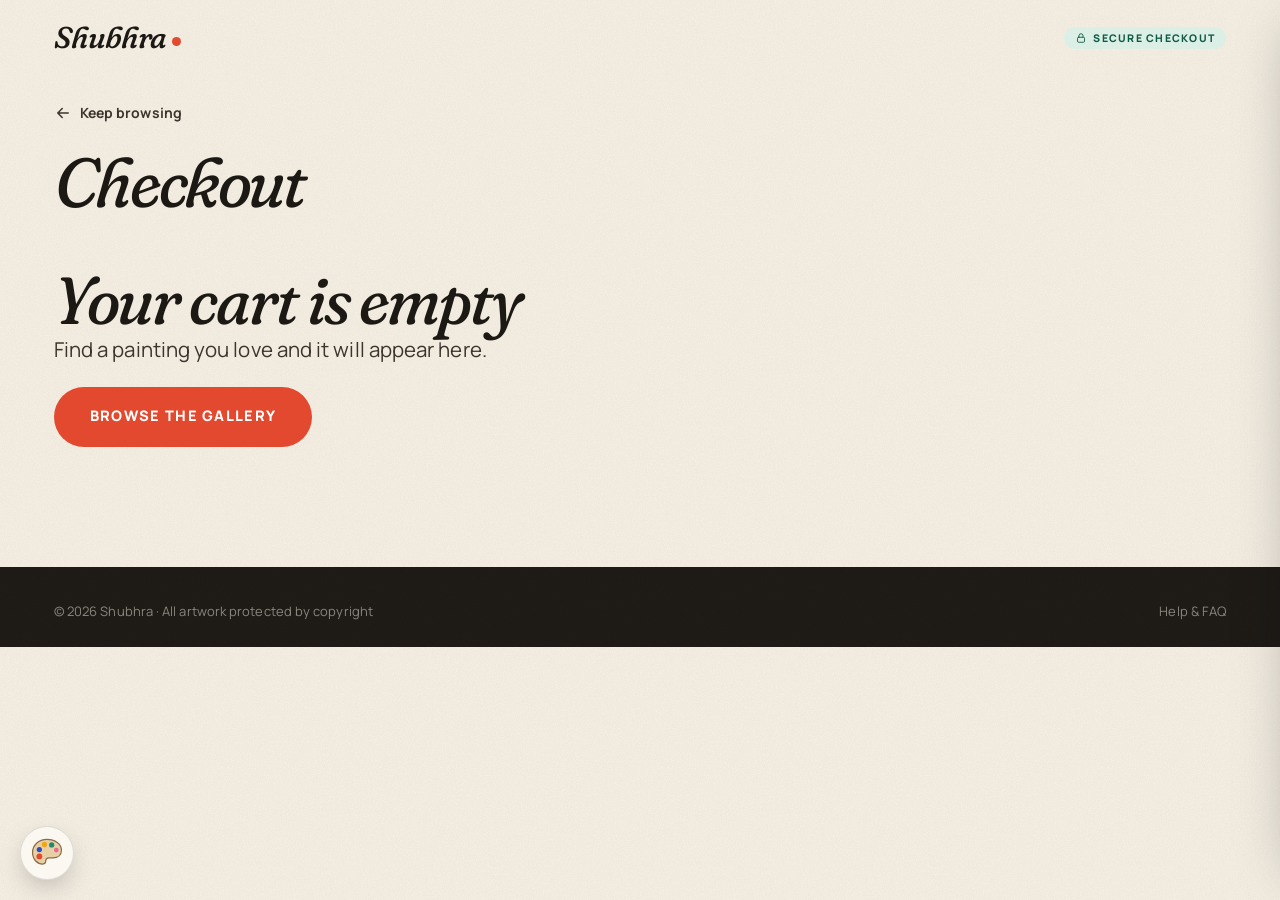
<file: checkout.html>
<!doctype html>
<html lang="en">
<head>
  <meta charset="utf-8">
  <meta name="viewport" content="width=device-width, initial-scale=1, viewport-fit=cover">
  <title>Secure Checkout</title>
  <meta name="description" content="Secure checkout.">
  <meta name="robots" content="noindex">
  <meta name="theme-color" content="#f5efe4">
  <link rel="icon" href="assets/img/favicon.svg" type="image/svg+xml">
  <link rel="preconnect" href="https://fonts.googleapis.com">
  <link rel="preconnect" href="https://fonts.gstatic.com" crossorigin>
  <link rel="preconnect" href="https://www.paypal.com">
  <link rel="stylesheet" href="https://fonts.googleapis.com/css2?family=Caveat:wght@500;700&family=Fraunces:ital,opsz,wght,SOFT,WONK@0,9..144,300..800,0..100,0..1;1,9..144,300..800,0..100,0..1&family=Manrope:wght@400;500;600;700;800&family=Mrs+Saint+Delafield&display=swap">
  <link rel="stylesheet" href="assets/css/style.css">
</head>
<body data-page="checkout" data-minimal>
  <div id="site-header"></div>

  <main id="main" class="checkout">
    <div class="wrap co-grid">
      <div class="co-main">
        <a href="gallery.html" class="back-link"><svg viewBox="0 0 24 24" width="18" height="18" fill="none" stroke="currentColor" stroke-width="2" stroke-linecap="round" stroke-linejoin="round"><path d="M19 12H5M11 6l-6 6 6 6"/></svg> Keep browsing</a>
        <h1 class="co-title">Checkout</h1>
        <ol class="co-steps" id="co-steps" aria-label="Checkout progress">
          <li class="done"><span>1</span>Cart</li><li class="now"><span>2</span>Details</li><li><span>3</span>Payment</li><li><span>4</span>Done</li>
        </ol>

        <div class="co-empty" id="co-empty" hidden>
          <h2 class="h2" style="font-style:italic">Your cart is empty</h2>
          <p class="lead">Find a painting you love and it will appear here.</p>
          <a class="btn btn-accent btn-lg" href="gallery.html">Browse the gallery</a>
        </div>

        <!-- Chrome autofill friendly: one <form>, real labels, standard name + autocomplete tokens -->
        <form id="checkout-form" class="co-form" method="post" action="#" autocomplete="on" novalidate>
          <section class="co-sec" aria-labelledby="h-contact">
            <div class="co-sec-head"><h2 id="h-contact"><span class="n">1</span> Contact</h2><span class="muted small">Where should your receipt & tracking go?</span></div>
            <div class="field" id="f-email">
              <label for="email">Email</label>
              <input class="input" id="email" name="email" type="email" autocomplete="email" inputmode="email" autocapitalize="off" spellcheck="false" required placeholder="you@example.com">
              <div class="suggest" id="email-suggest" aria-live="polite"></div>
              <div class="err">Please enter a valid email so I can send your receipt and tracking number.</div>
            </div>
            <div class="field" id="f-tel">
              <label for="tel">Phone <span class="opt">(optional — for delivery updates)</span></label>
              <input class="input" id="tel" name="tel" type="tel" autocomplete="tel" inputmode="tel" placeholder="(555) 555-1234">
            </div>
            <label class="check" style="margin-top:14px"><input type="checkbox" id="optin" name="optin"> Send me first looks at new paintings (unsubscribe anytime)</label>
          </section>

          <section class="co-sec" aria-labelledby="h-ship">
            <div class="co-sec-head"><h2 id="h-ship"><span class="n">2</span> Shipping address</h2><span class="muted small">Tip: click a field and choose a saved address to autofill</span></div>
            <div class="field" id="f-country">
              <label for="country">Country / region</label>
              <select class="select" id="country" name="country" autocomplete="shipping country" required></select>
            </div>
            <div class="field" id="f-name">
              <label for="name">Full name</label>
              <input class="input" id="name" name="name" type="text" autocomplete="shipping name" autocapitalize="words" required>
              <div class="err">Please enter the recipient's full name.</div>
            </div>
            <div class="field" id="f-address1">
              <label for="address1">Street address</label>
              <input class="input" id="address1" name="address1" type="text" autocomplete="shipping address-line1" required placeholder="Street and house number">
              <div class="err">Please enter a street address.</div>
            </div>
            <div class="field" id="f-address2">
              <label for="address2">Apartment, suite, unit <span class="opt">(optional)</span></label>
              <input class="input" id="address2" name="address2" type="text" autocomplete="shipping address-line2">
            </div>
            <div class="grid-3 keep">
              <div class="field" id="f-zip">
                <label for="zip" id="zip-label">ZIP code</label>
                <input class="input" id="zip" name="zip" type="text" autocomplete="shipping postal-code" autocapitalize="characters" required>
                <div class="hint" id="zip-hint" aria-live="polite"></div>
                <div class="err">Please enter a valid postal code.</div>
              </div>
              <div class="field" id="f-city">
                <label for="city">City</label>
                <input class="input" id="city" name="city" type="text" autocomplete="shipping address-level2" required>
                <div class="err">Please enter a city.</div>
              </div>
              <div class="field" id="f-state">
                <label for="state" id="state-label">State</label>
                <input class="input" id="state" name="state" type="text" autocomplete="shipping address-level1" list="state-list">
                <datalist id="state-list"></datalist>
                <div class="err">Please enter a state / province.</div>
              </div>
            </div>
            <label class="check" style="margin-top:16px"><input type="checkbox" id="is-gift" name="gift"> This is a gift 🎁 — hide prices on the packing slip and add a handwritten note</label>
            <div class="field" id="gift-wrap" hidden style="margin-top:14px">
              <label for="gift-note">Gift message <span class="opt">(I'll handwrite it on a card)</span></label>
              <textarea class="textarea" id="gift-note" name="giftNote" maxlength="300" autocomplete="off" placeholder="Happy birthday! Thought this would look perfect in your new place…"></textarea>
            </div>
            <div class="field" style="margin-top:14px">
              <label for="notes">Order notes <span class="opt">(optional)</span></label>
              <textarea class="textarea" id="notes" name="notes" autocomplete="off" rows="2" placeholder="Delivery instructions, questions about framing…" style="min-height:74px"></textarea>
            </div>
          </section>

          <section class="co-sec" aria-labelledby="h-del">
            <div class="co-sec-head"><h2 id="h-del"><span class="n">3</span> Delivery</h2></div>
            <div class="ship-opts" id="ship-opts"></div>
          </section>

          <section class="co-sec" aria-labelledby="h-pay">
            <div class="co-sec-head"><h2 id="h-pay"><span class="n">4</span> Payment</h2><span class="muted small"><svg width="13" height="13" viewBox="0 0 24 24" fill="none" stroke="currentColor" stroke-width="2"><rect x="5" y="10.5" width="14" height="10" rx="2"/><path d="M8 10.5V7.5a4 4 0 0 1 8 0v3"/></svg> Encrypted & secure</span></div>
            <div class="pay-methods" id="pay-methods" role="radiogroup" aria-label="Payment method"></div>
            <div class="pay-panel" id="pay-panel"></div>
            <p class="muted small" style="margin-top:14px" id="terms-line"></p>
          </section>
        </form>

        <div id="co-after" hidden></div>
      </div>

      <aside class="co-summary" aria-label="Order summary">
        <button class="sum-toggle" id="sum-toggle" type="button" aria-expanded="false"><span>Order summary</span><b id="sum-toggle-total"></b></button>
        <div class="sum-inner" id="sum-inner">
          <h2 class="sum-title">Your order</h2>
          <div id="sum-items"></div>
          <div class="code-row" id="code-row">
            <label class="sr-only" for="code">Discount code</label>
            <input class="input" id="code" name="discount" placeholder="Gift card or discount code" autocomplete="off" autocapitalize="characters">
            <button class="btn btn-ghost btn-sm" type="button" id="code-apply">Apply</button>
          </div>
          <div class="code-msg" id="code-msg" aria-live="polite"></div>
          <div id="sum-meter"></div>
          <div id="sum-totals"></div>
          <ul class="sum-trust">
            <li><svg viewBox="0 0 24 24" fill="none" stroke="currentColor" stroke-width="1.7" stroke-linejoin="round"><path d="M12 3 4.5 6v5.5c0 4.5 3.2 8 7.5 9.5 4.3-1.5 7.5-5 7.5-9.5V6L12 3Z"/><path d="m8.8 12 2.3 2.3 4.2-4.6"/></svg> Secure checkout — card details never touch this site</li>
            <li><svg viewBox="0 0 24 24" fill="none" stroke="currentColor" stroke-width="1.7" stroke-linejoin="round"><path d="M4 4h16v11H4z"/><path d="M8 8h8M8 11h5"/><circle cx="16.5" cy="16.5" r="2.5"/></svg> Signed, with certificate of authenticity</li>
            <li id="trust-returns"><svg viewBox="0 0 24 24" fill="none" stroke="currentColor" stroke-width="1.7" stroke-linecap="round" stroke-linejoin="round"><path d="M4 9h11a5 5 0 0 1 0 10H9"/><path d="m8 5-4 4 4 4"/></svg> <span></span></li>
          </ul>
        </div>
      </aside>
    </div>
  </main>

  <div id="site-footer"></div>
  <script src="assets/js/core.js"></script>
  <script src="assets/js/fx.js"></script>
  <script src="assets/js/checkout.js"></script>
</body>
</html>
</file>
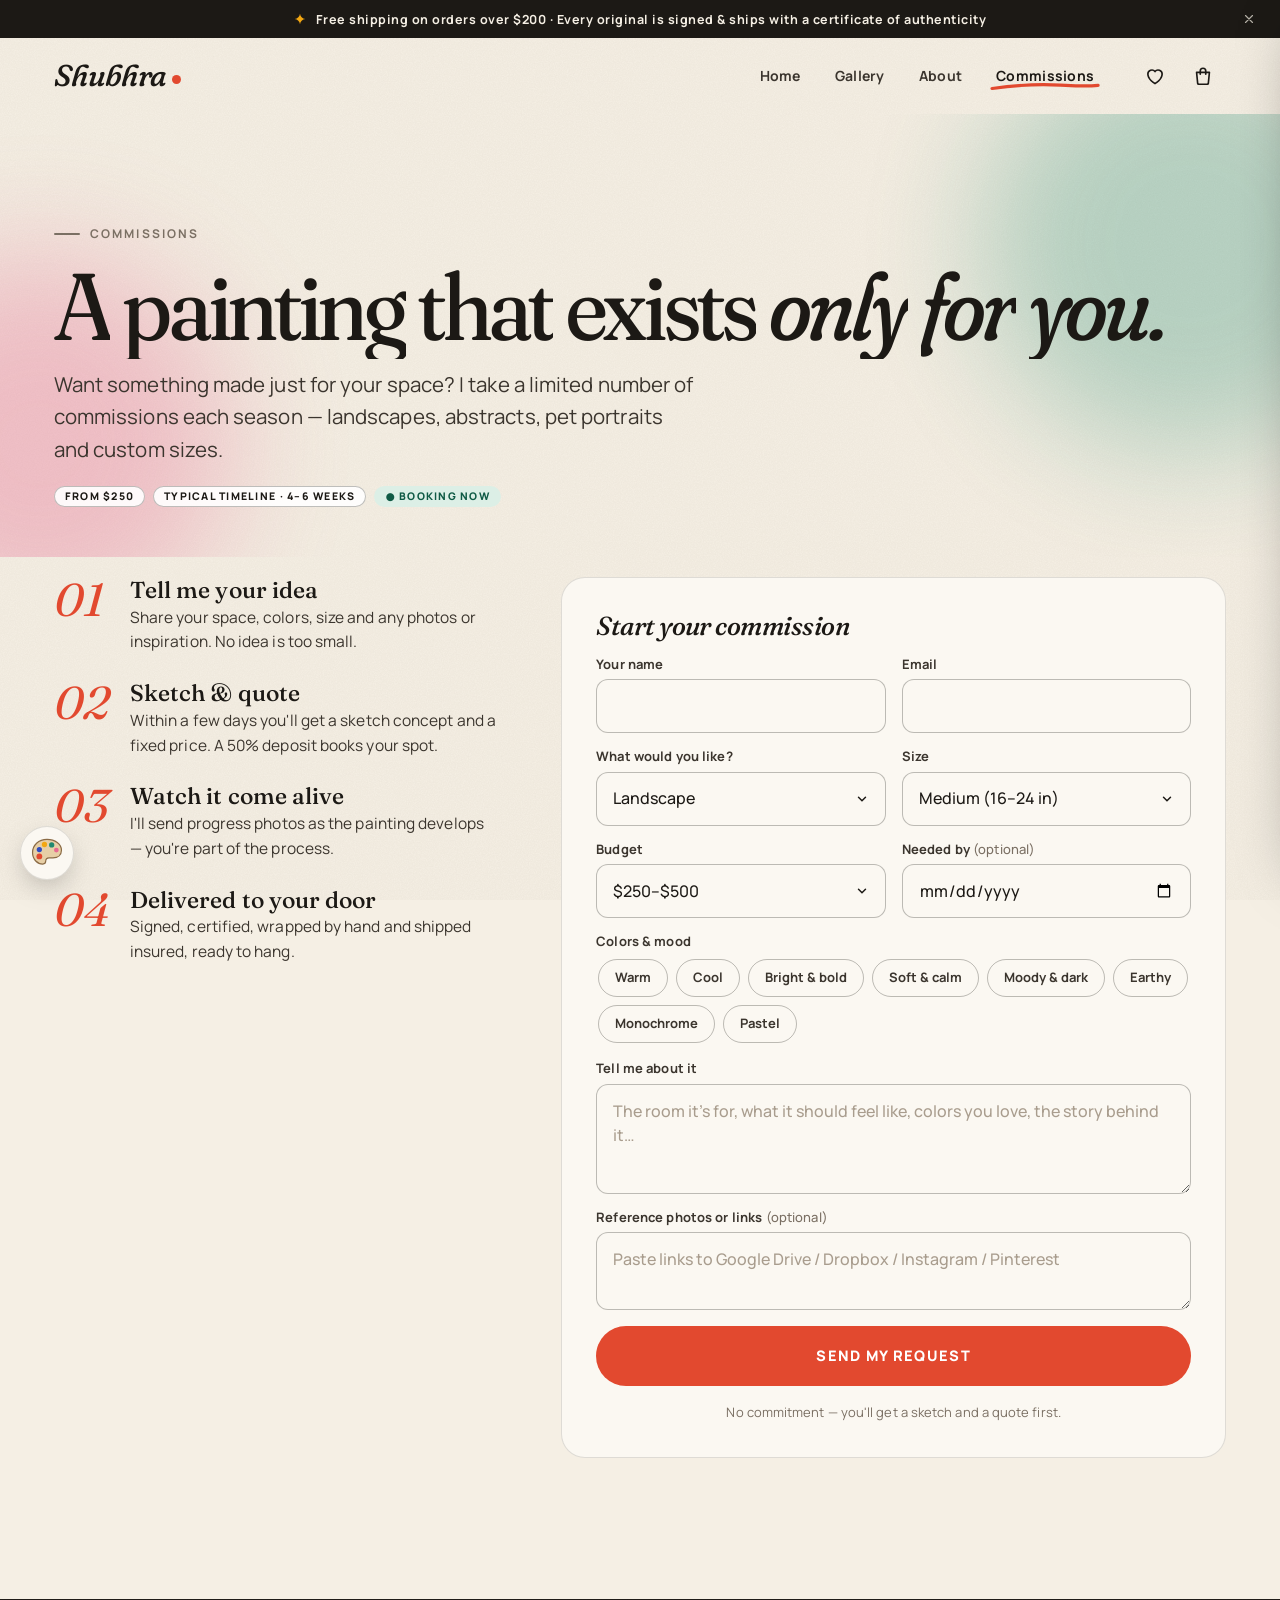
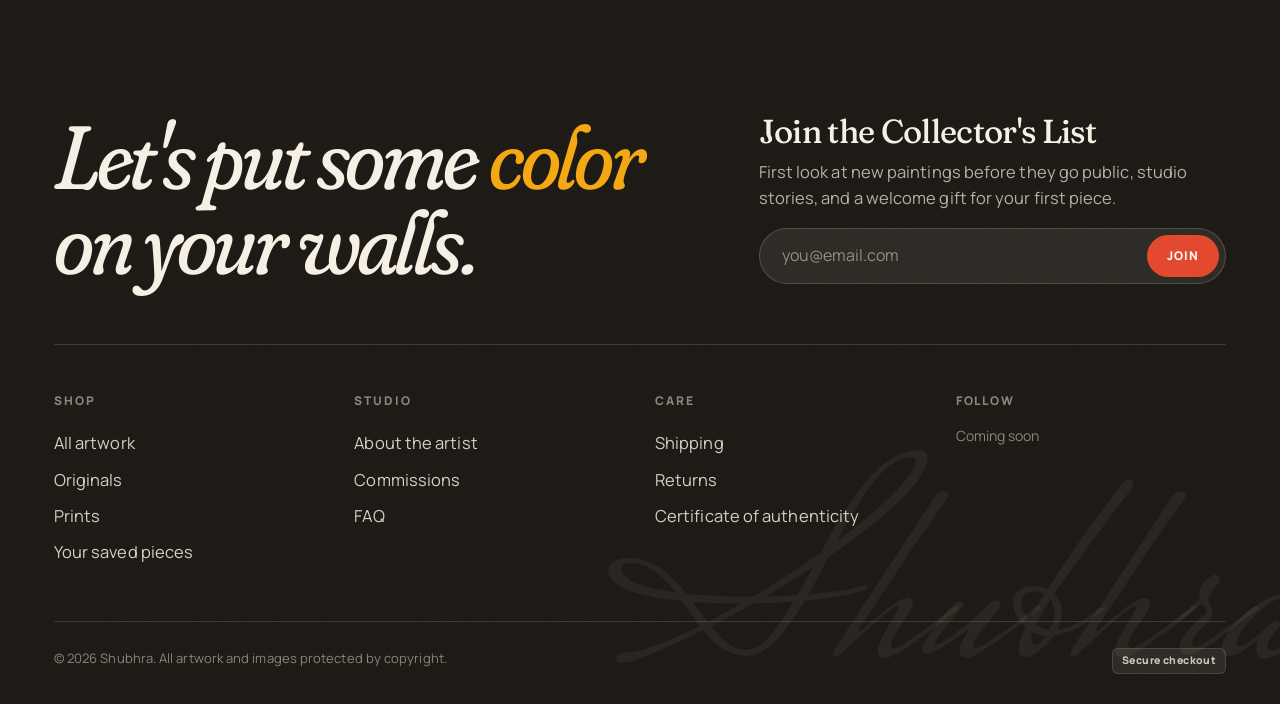
<file: commissions.html>
<!doctype html>
<html lang="en">
<head>
  <meta charset="utf-8">
  <meta name="viewport" content="width=device-width, initial-scale=1, viewport-fit=cover">
  <title>Commission a Painting</title>
  <meta name="description" content="Commission a one-of-a-kind painting made just for your space — landscapes, abstracts, portraits and pet portraits.">
  <meta name="theme-color" content="#f5efe4">
  <link rel="icon" href="assets/img/favicon.svg" type="image/svg+xml">
  <link rel="manifest" href="manifest.webmanifest">
  <meta property="og:image" content="assets/img/og-image.jpg">
  <link rel="preconnect" href="https://fonts.googleapis.com">
  <link rel="preconnect" href="https://fonts.gstatic.com" crossorigin>
  <link rel="stylesheet" href="https://fonts.googleapis.com/css2?family=Caveat:wght@500;700&family=Fraunces:ital,opsz,wght,SOFT,WONK@0,9..144,300..800,0..100,0..1;1,9..144,300..800,0..100,0..1&family=Manrope:wght@400;500;600;700;800&family=Mrs+Saint+Delafield&display=swap">
  <link rel="stylesheet" href="assets/css/style.css">
</head>
<body data-page="commissions">
  <a class="skip-link" href="#commission-form">Skip to the form</a>
  <div id="site-header"></div>

  <main id="main">
    <section class="page-hero">
      <div class="blob-bg" style="width:420px;height:420px;right:-120px;top:-80px;background:#1f8a70;opacity:.28"></div>
      <div class="blob-bg" style="width:380px;height:380px;left:-150px;top:140px;background:#e86a92;opacity:.35;animation-delay:-5s"></div>
      <div class="wrap" style="position:relative;z-index:1">
        <div class="eyebrow">Commissions</div>
        <h1 class="display" data-split>A painting that exists <em class="ital">only for you.</em></h1>
        <p class="lead" id="cm-text" style="max-width:640px"></p>
        <div class="cm-facts" id="cm-facts"></div>
      </div>
    </section>

    <section class="section" style="padding-top:20px">
      <div class="wrap cm-grid">
        <ol class="cm-steps" id="cm-steps">
          <li data-reveal><b>Tell me your idea</b><span>Share your space, colors, size and any photos or inspiration. No idea is too small.</span></li>
          <li data-reveal style="--d:.08s"><b>Sketch & quote</b><span>Within a few days you'll get a sketch concept and a fixed price. A 50% deposit books your spot.</span></li>
          <li data-reveal style="--d:.16s"><b>Watch it come alive</b><span>I'll send progress photos as the painting develops — you're part of the process.</span></li>
          <li data-reveal style="--d:.24s"><b>Delivered to your door</b><span>Signed, certified, wrapped by hand and shipped insured, ready to hang.</span></li>
        </ol>

        <div class="cm-form-wrap" id="cm-wrap">
          <form id="commission-form" class="co-sec" method="post" action="#" autocomplete="on" novalidate>
            <h2 class="h3" style="font-style:italic">Start your commission</h2>
            <div class="grid-2">
              <div class="field"><label for="c-name">Your name</label><input class="input" id="c-name" name="name" autocomplete="name" required><div class="err">Please tell me your name.</div></div>
              <div class="field"><label for="c-email">Email</label><input class="input" id="c-email" name="email" type="email" autocomplete="email" inputmode="email" required><div class="err">Please enter a valid email.</div></div>
            </div>
            <div class="grid-2">
              <div class="field"><label for="c-type">What would you like?</label><select class="select" id="c-type" name="type"><option>Landscape</option><option>Abstract</option><option>Florals</option><option>Pet portrait</option><option>Portrait</option><option>Something else</option></select></div>
              <div class="field"><label for="c-size">Size</label><select class="select" id="c-size" name="size"><option>Small (up to 12 in)</option><option selected>Medium (16–24 in)</option><option>Large (30 in +)</option><option>Not sure — help me choose</option></select></div>
            </div>
            <div class="grid-2">
              <div class="field"><label for="c-budget">Budget</label><select class="select" id="c-budget" name="budget"></select></div>
              <div class="field"><label for="c-date">Needed by <span class="opt">(optional)</span></label><input class="input" id="c-date" name="deadline" type="date"></div>
            </div>
            <div class="field"><span class="label">Colors & mood</span><div class="fb-chips wrap-chips" id="c-moods"></div></div>
            <div class="field"><label for="c-desc">Tell me about it</label><textarea class="textarea" id="c-desc" name="description" required placeholder="The room it's for, what it should feel like, colors you love, the story behind it…"></textarea><div class="err">A few words about your idea helps me a lot!</div></div>
            <div class="field"><label for="c-links">Reference photos or links <span class="opt">(optional)</span></label><textarea class="textarea" id="c-links" name="links" style="min-height:70px" placeholder="Paste links to Google Drive / Dropbox / Instagram / Pinterest"></textarea></div>
            <input type="hidden" name="ref" id="c-ref">
            <button class="btn btn-buy btn-lg btn-block" type="submit" data-magnetic>Send my request</button>
            <p class="muted small center" style="margin:0">No commitment — you'll get a sketch and a quote first.</p>
          </form>
        </div>
      </div>
    </section>
  </main>

  <div id="site-footer"></div>
  <script src="assets/js/core.js"></script>
  <script src="assets/js/fx.js"></script>
  <script src="assets/js/pages.js"></script>
</body>
</html>
</file>
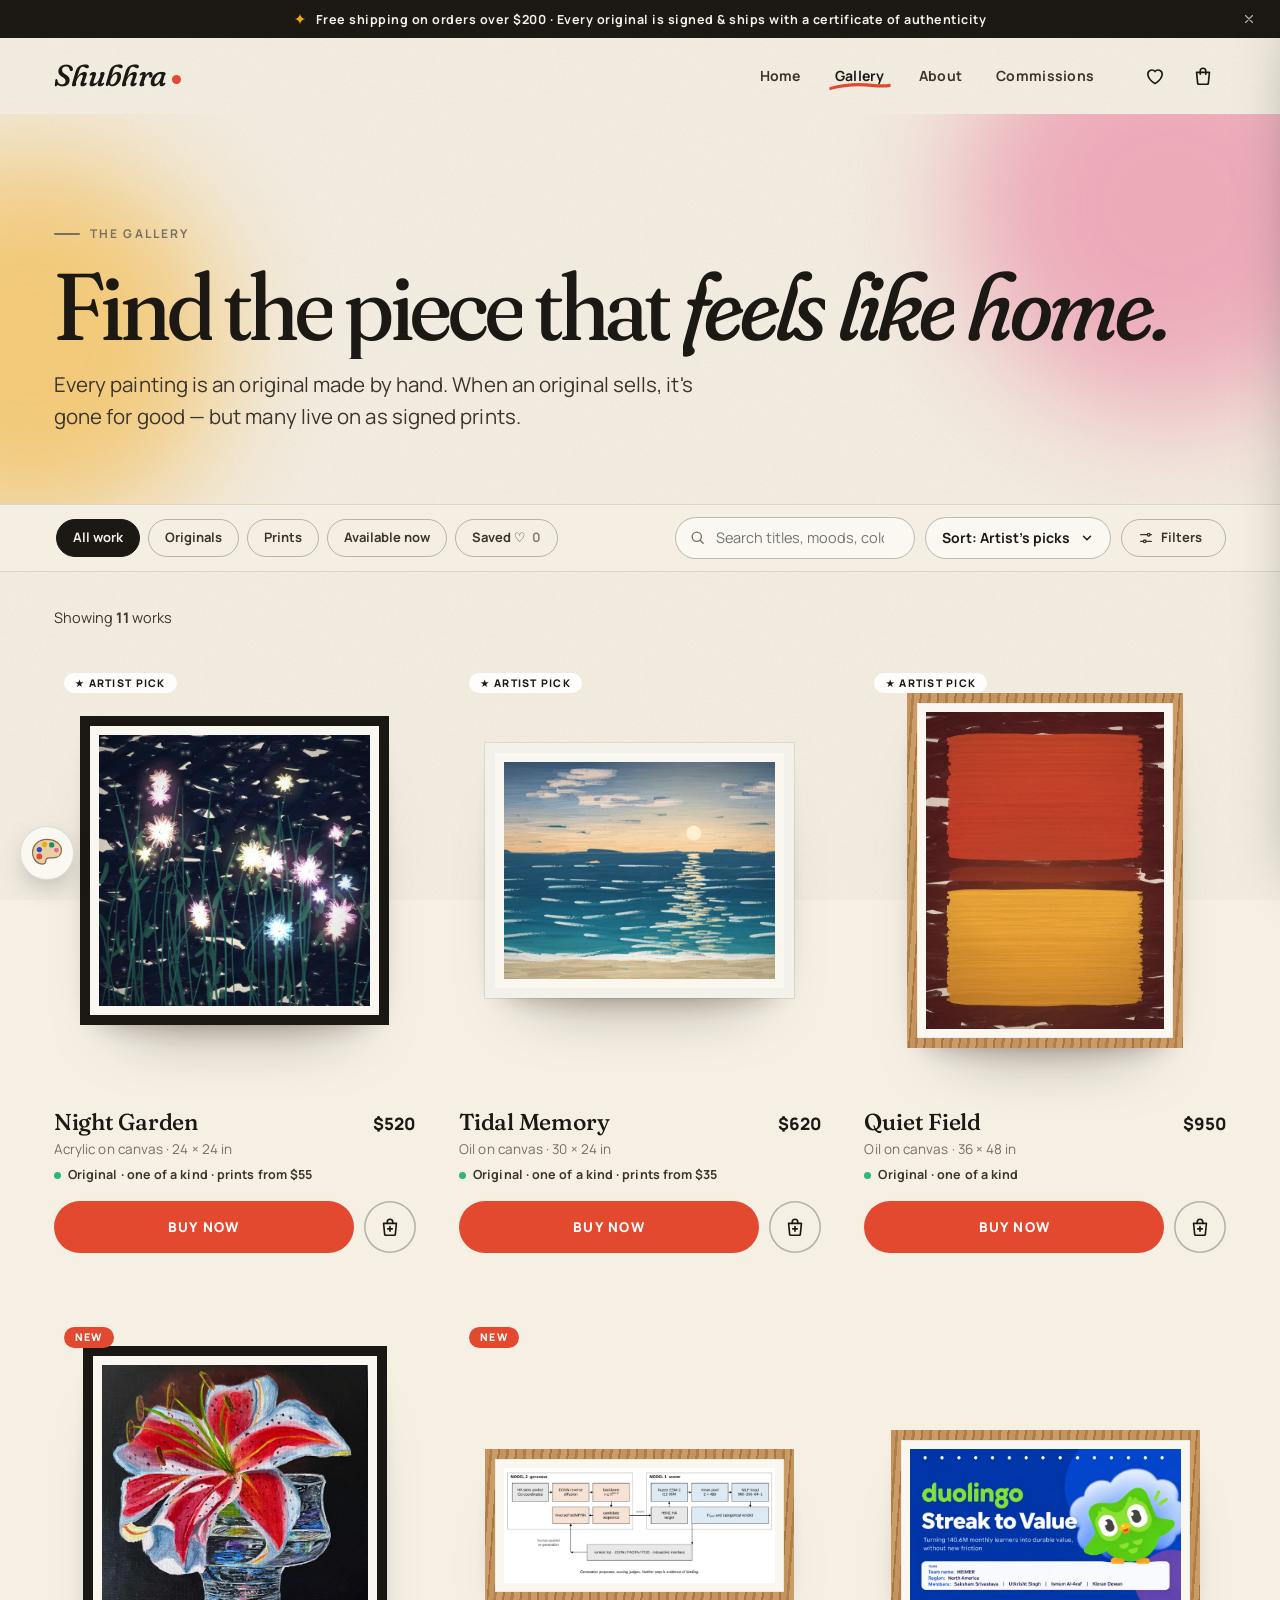
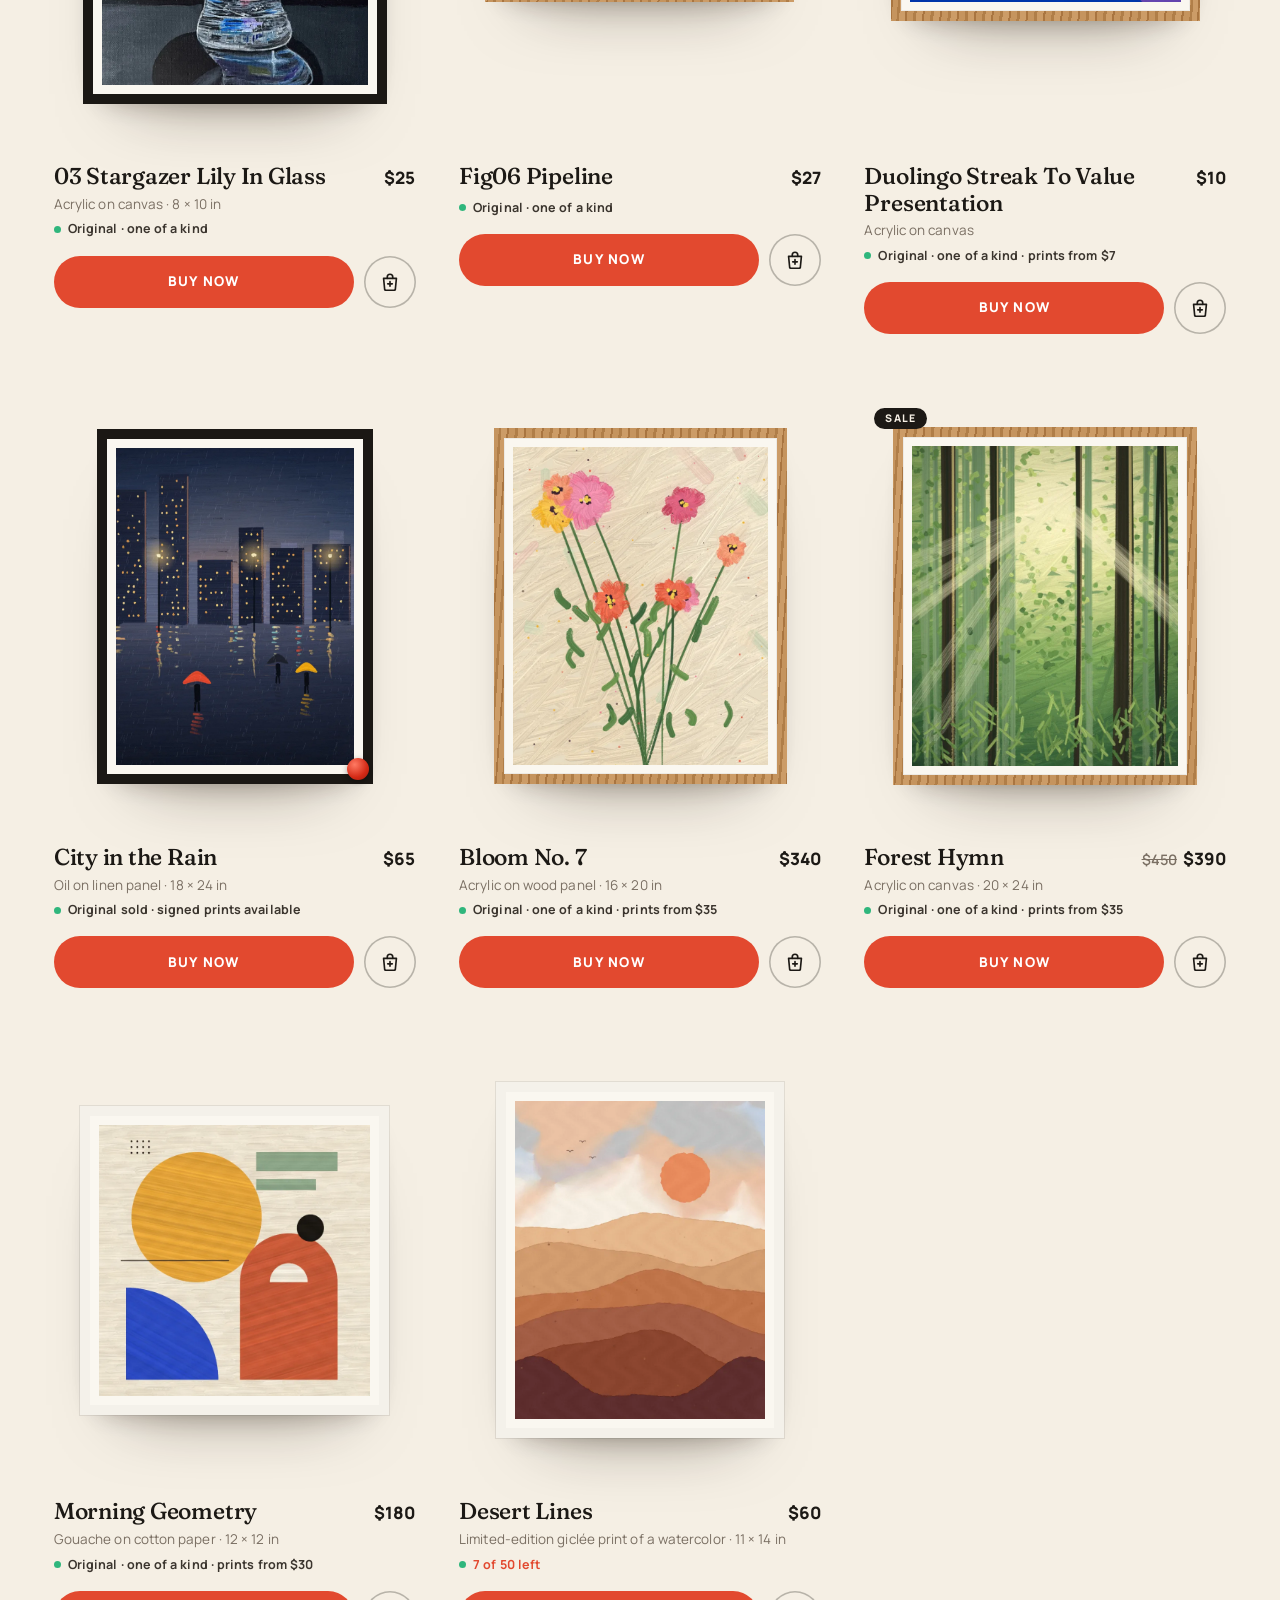
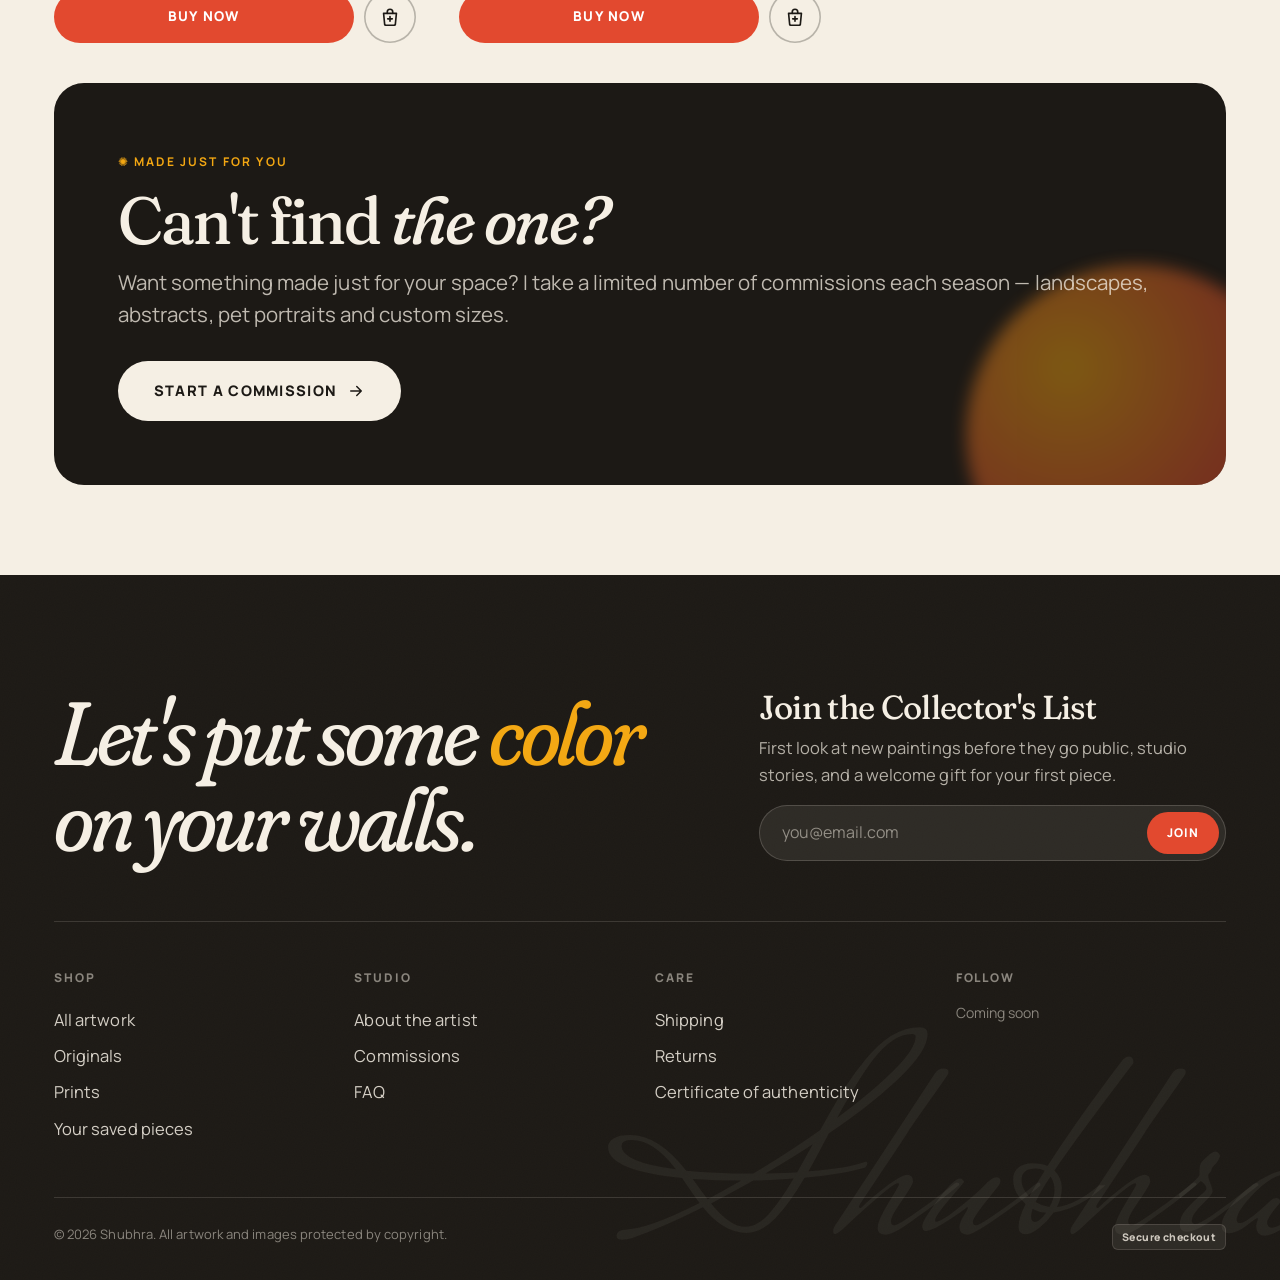
<file: gallery.html>
<!doctype html>
<html lang="en">
<head>
  <meta charset="utf-8">
  <meta name="viewport" content="width=device-width, initial-scale=1, viewport-fit=cover">
  <title>Gallery — Original Paintings & Prints for Sale</title>
  <meta name="description" content="Browse original paintings and limited-edition prints for sale. Filter by color, size, medium and price.">
  <meta name="theme-color" content="#f5efe4">
  <link rel="icon" href="assets/img/favicon.svg" type="image/svg+xml">
  <link rel="manifest" href="manifest.webmanifest">
  <meta property="og:type" content="website">
  <meta property="og:title" content="The Gallery — Original Paintings & Prints">
  <meta property="og:image" content="assets/img/og-image.jpg">
  <meta name="twitter:card" content="summary_large_image">
  <link rel="preconnect" href="https://fonts.googleapis.com">
  <link rel="preconnect" href="https://fonts.gstatic.com" crossorigin>
  <link rel="stylesheet" href="https://fonts.googleapis.com/css2?family=Caveat:wght@500;700&family=Fraunces:ital,opsz,wght,SOFT,WONK@0,9..144,300..800,0..100,0..1;1,9..144,300..800,0..100,0..1&family=Manrope:wght@400;500;600;700;800&family=Mrs+Saint+Delafield&display=swap">
  <link rel="stylesheet" href="assets/css/style.css">
</head>
<body data-page="gallery">
  <a class="skip-link" href="#grid">Skip to artworks</a>
  <div id="site-header"></div>

  <main id="main">
    <section class="page-hero gallery-hero">
      <div class="blob-bg" style="width:420px;height:420px;right:-100px;top:-120px;background:#e86a92"></div>
      <div class="blob-bg" style="width:380px;height:380px;left:-160px;top:40px;background:#f3a712;animation-delay:-7s"></div>
      <div class="wrap" style="position:relative;z-index:1">
        <div class="eyebrow">The gallery</div>
        <h1 class="display" data-split>Find the piece that <em class="ital">feels like home.</em></h1>
        <p class="lead" id="g-sub">Every painting is an original made by hand. When an original sells, it's gone for good — but many live on as signed prints.</p>
      </div>
    </section>

    <div class="filter-bar" id="filter-bar">
      <div class="wrap fb-row">
        <div class="fb-chips" id="fb-type" role="group" aria-label="Filter by type"></div>
        <div class="fb-tools">
          <label class="fb-search"><span class="sr-only">Search artworks</span>
            <svg viewBox="0 0 24 24" fill="none" stroke="currentColor" stroke-width="1.9" stroke-linecap="round"><circle cx="11" cy="11" r="6.5"/><path d="m20 20-4.2-4.2"/></svg>
            <input type="search" id="q" placeholder="Search titles, moods, colors…" autocomplete="off" enterkeyhint="search">
          </label>
          <label class="sr-only" for="sort">Sort by</label>
          <select class="select fb-sort" id="sort">
            <option value="featured">Sort: Artist's picks</option>
            <option value="new">Newest first</option>
            <option value="price-asc">Price: low to high</option>
            <option value="price-desc">Price: high to low</option>
            <option value="size-desc">Size: largest first</option>
          </select>
          <button class="chip fb-more-btn" id="fb-more-btn" aria-expanded="false" aria-controls="fb-more">
            <svg width="16" height="16" viewBox="0 0 24 24" fill="none" stroke="currentColor" stroke-width="2" stroke-linecap="round"><path d="M4 7h10M18 7h2M4 17h4M12 17h8"/><circle cx="16" cy="7" r="2"/><circle cx="10" cy="17" r="2"/></svg> Filters <span id="fb-n"></span>
          </button>
        </div>
      </div>
      <div class="fb-more" id="fb-more" hidden>
        <div class="wrap fb-more-grid">
          <div><div class="label">Color</div><div class="color-dots" id="fb-color"></div></div>
          <div><div class="label">Medium</div><div class="fb-chips wrap-chips" id="fb-medium"></div></div>
          <div><div class="label">Price</div><div class="fb-chips wrap-chips" id="fb-price"></div></div>
          <div><div class="label">Size</div><div class="fb-chips wrap-chips" id="fb-size"></div></div>
        </div>
      </div>
    </div>

    <section class="wrap gallery-body" aria-live="polite">
      <div class="result-line"><span id="result-count"></span><button class="link-u" id="clear-all" hidden>Clear all filters</button></div>
      <div class="art-grid" id="grid"></div>
      <div class="empty-state" id="empty" hidden>
        <svg viewBox="0 0 120 100" fill="none"><path d="M30 70c-8-16 4-38 26-40s36 14 32 30-22 26-40 22" stroke="#1c1915" stroke-width="3" stroke-linecap="round"/><circle cx="84" cy="30" r="8" fill="#f3a712"/><circle cx="36" cy="30" r="5" fill="#2f4cc0"/><circle cx="60" cy="52" r="6" fill="#e2492f"/></svg>
        <h2 class="h3" style="font-style:italic">Nothing matches — yet.</h2>
        <p class="muted" id="empty-msg">Try a different color or price, or ask me to paint exactly what you're imagining.</p>
        <div style="display:flex;gap:10px;justify-content:center;flex-wrap:wrap"><button class="btn btn-ghost" id="empty-clear">Clear filters</button><a class="btn btn-accent" href="commissions.html">Commission a piece</a></div>
      </div>
    </section>

    <section class="section commission-band">
      <div class="wrap cb-inner" data-reveal>
        <div>
          <div class="eyebrow no-line" style="color:var(--ochre)">✺ Made just for you</div>
          <h2 class="h2" style="margin:14px 0 12px">Can't find <em class="ital">the one?</em></h2>
          <p class="lead" style="color:rgba(245,239,228,.75);margin:0" id="cb-text">Tell me about your space, your colors and your story — I'll paint something that exists nowhere else.</p>
        </div>
        <a class="btn btn-light btn-lg" href="commissions.html" data-magnetic>Start a commission <svg class="arrow" viewBox="0 0 24 24" fill="none" stroke="currentColor" stroke-width="2" stroke-linecap="round" stroke-linejoin="round"><path d="M5 12h14M13 6l6 6-6 6"/></svg></a>
      </div>
    </section>

    <section class="section recent-sec" id="recent" hidden>
      <div class="wrap"><div class="eyebrow">Recently viewed</div><div class="mini-row" id="recent-row"></div></div>
    </section>
  </main>

  <div id="site-footer"></div>
  <script src="assets/js/core.js"></script>
  <script src="assets/js/fx.js"></script>
  <script src="assets/js/gallery.js"></script>
</body>
</html>
</file>
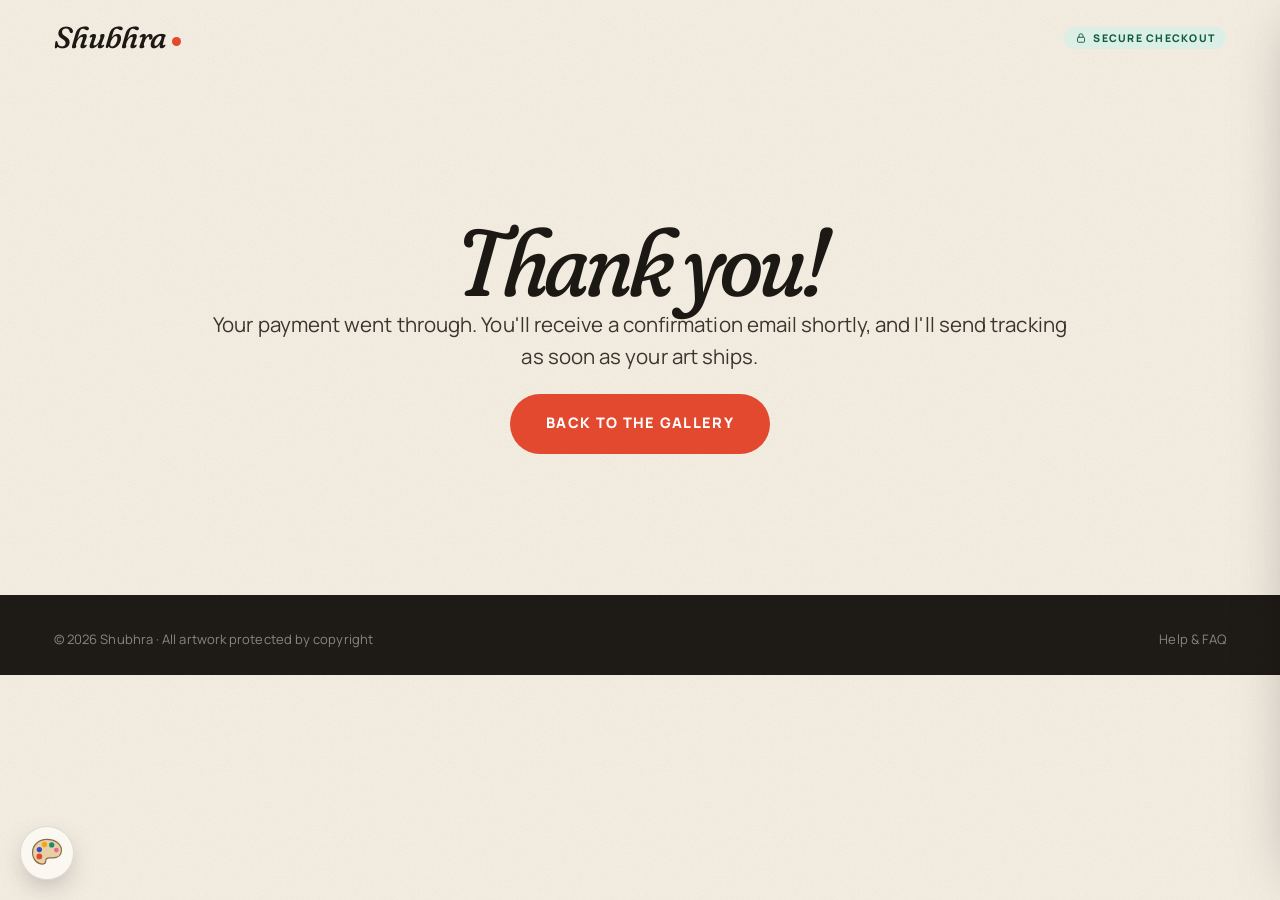
<file: thank-you.html>
<!doctype html>
<html lang="en">
<head>
  <meta charset="utf-8">
  <meta name="viewport" content="width=device-width, initial-scale=1">
  <title>Thank you!</title>
  <meta name="robots" content="noindex">
  <link rel="icon" href="assets/img/favicon.svg" type="image/svg+xml">
  <link rel="stylesheet" href="https://fonts.googleapis.com/css2?family=Fraunces:ital,opsz,wght,SOFT,WONK@0,9..144,300..800,0..100,0..1;1,9..144,300..800,0..100,0..1&family=Manrope:wght@400;500;600;700;800&display=swap">
  <link rel="stylesheet" href="assets/css/style.css">
</head>
<body data-page="thanks" data-minimal>
  <!-- Set this page as the "After payment → redirect" URL in your Stripe Payment Link: https://YOURDOMAIN/thank-you.html -->
  <div id="site-header"></div>
  <main id="main" class="section">
    <div class="wrap-narrow center" id="thx-msg" hidden>
      <h1 class="display ital">Thank you!</h1>
      <p class="lead">Your payment went through. You'll receive a confirmation email shortly, and I'll send tracking as soon as your art ships.</p>
      <a class="btn btn-accent btn-lg" href="gallery.html">Back to the gallery</a>
    </div>
  </main>
  <div id="site-footer"></div>
  <script src="assets/js/core.js"></script>
  <script src="assets/js/fx.js"></script>
  <script src="assets/js/pages.js"></script>
</body>
</html>
</file>
<file: assets/css/style.css>
/* =====================================================================
   ART STUDIO — main stylesheet
   Paint-tube palette, gallery walls, paper textures and brushwork.
   ===================================================================== */

:root {
  --paper: #f5efe4;
  --paper-2: #ede4d4;
  --paper-3: #e2d6c1;
  --card: #fbf8f2;
  --ink: #1c1915;
  --ink-2: #3b352e;
  --muted: #7a6f63;
  --line: rgba(28, 25, 21, .13);
  --line-strong: rgba(28, 25, 21, .28);
  --wall: #16130f;
  --wall-2: #221d18;
  --red: #e2492f;
  --ochre: #f3a712;
  --blue: #2f4cc0;
  --green: #1f8a70;
  --rose: #e86a92;
  --violet: #6b4fa0;
  --accent: var(--red);
  --accent-ink: #fff;
  --ok: #1f8a70;
  --serif: 'Fraunces', 'Lora', 'Iowan Old Style', Georgia, serif;
  --sans: 'Manrope', 'Poppins', ui-sans-serif, system-ui, -apple-system, 'Segoe UI', sans-serif;
  --hand: 'Caveat', 'Segoe Print', 'Bradley Hand', cursive;
  --sig: 'Mrs Saint Delafield', 'Caveat', cursive;
  --r: 16px;
  --r-sm: 10px;
  --ease: cubic-bezier(.2, .8, .2, 1);
  --ease-out: cubic-bezier(.16, 1, .3, 1);
  --ease-io: cubic-bezier(.7, 0, .2, 1);
  --gutter: clamp(16px, 4.2vw, 64px);
  --maxw: 1360px;
  --header-h: 76px;
  --shadow-1: 0 1px 2px rgba(40, 25, 10, .08), 0 8px 24px -12px rgba(40, 25, 10, .25);
  --shadow-frame: 0 2px 2px rgba(0, 0, 0, .1), 0 14px 28px -12px rgba(30, 18, 8, .45), 0 40px 70px -40px rgba(30, 18, 8, .55);
  --grain: url("data:image/svg+xml,%3Csvg xmlns='http://www.w3.org/2000/svg' width='220' height='220'%3E%3Cfilter id='n'%3E%3CfeTurbulence type='fractalNoise' baseFrequency='.85' numOctaves='3' stitchTiles='stitch'/%3E%3CfeColorMatrix values='0 0 0 0 .1 0 0 0 0 .08 0 0 0 0 .05 0 0 0 .09 0'/%3E%3C/filter%3E%3Crect width='100%25' height='100%25' filter='url(%23n)'/%3E%3C/svg%3E");
  --brush-stroke: url("data:image/svg+xml,%3Csvg xmlns='http://www.w3.org/2000/svg' viewBox='0 0 400 40' preserveAspectRatio='none'%3E%3Cpath d='M3 22c40-9 95-13 150-12 60 1 120 4 190 1 20-1 38 0 54 3 3 1 2 6-2 7-28 4-70 5-120 6-70 1-150 2-205 5-25 1-48 3-66 2-5 0-7-10-1-12z' fill='%23e2492f' opacity='.9'/%3E%3Cpath d='M12 26c70-4 150-6 240-7 50 0 100 0 140 2' stroke='%23e2492f' stroke-width='2' fill='none' opacity='.5'/%3E%3C/svg%3E");
  color-scheme: light;
}

/* --------------------------------------------------------------- base */
*, *::before, *::after { box-sizing: border-box; }
html { -webkit-text-size-adjust: 100%; scroll-behavior: smooth; scroll-padding-top: calc(var(--header-h) + 20px); }
body {
  margin: 0; min-height: 100vh; background: var(--paper); color: var(--ink);
  font-family: var(--sans); font-size: 16.5px; line-height: 1.6; letter-spacing: .005em;
  -webkit-font-smoothing: antialiased; text-rendering: optimizeLegibility; overflow-x: hidden; overflow-x: clip;
}
html { overflow-x: clip; }
body::before { /* paper grain */
  content: ""; position: fixed; inset: 0; pointer-events: none; z-index: 1; background-image: var(--grain); opacity: .55; mix-blend-mode: multiply;
}
main, header, footer, section { position: relative; }
main { z-index: 2; }
img, svg, video, canvas { display: block; max-width: 100%; }
img { height: auto; }
a { color: inherit; text-decoration: none; }
button, input, select, textarea { font: inherit; color: inherit; }
button { cursor: pointer; background: none; border: 0; padding: 0; }
h1, h2, h3, h4 { font-family: var(--serif); font-weight: 450; line-height: 1.05; letter-spacing: -.02em; margin: 0; font-variation-settings: "SOFT" 60, "WONK" 0; }
p { margin: 0 0 1em; }
::selection { background: var(--accent); color: #fff; }
:focus-visible { outline: 2.5px solid var(--blue); outline-offset: 3px; border-radius: 6px; }
[hidden] { display: none !important; }
.sr-only { position: absolute !important; width: 1px; height: 1px; padding: 0; margin: -1px; overflow: hidden; clip: rect(0, 0, 0, 0); white-space: nowrap; border: 0; }
.skip-link { position: fixed; left: 12px; top: -60px; z-index: 10001; background: var(--ink); color: var(--paper); padding: 10px 16px; border-radius: 10px; transition: top .2s; }
.skip-link:focus { top: 12px; }
html { scrollbar-color: #b9a78d var(--paper-2); scrollbar-width: thin; }
::-webkit-scrollbar { width: 11px; height: 11px; }
::-webkit-scrollbar-track { background: var(--paper-2); }
::-webkit-scrollbar-thumb { background: linear-gradient(var(--red), var(--ochre) 50%, var(--blue)); border-radius: 10px; border: 3px solid var(--paper-2); }

.wrap { width: min(100% - 2 * var(--gutter), var(--maxw)); margin-inline: auto; }
.wrap-narrow { width: min(100% - 2 * var(--gutter), 860px); margin-inline: auto; }
.section { padding: clamp(72px, 11vw, 150px) 0; }
.eyebrow { display: inline-flex; align-items: center; gap: 10px; font: 700 12px/1.2 var(--sans); letter-spacing: .18em; text-transform: uppercase; color: var(--muted); }
.eyebrow::before { content: ""; width: 26px; height: 2px; background: currentColor; border-radius: 2px; }
.eyebrow.no-line::before { display: none; }
.hand { font-family: var(--hand); font-weight: 600; }
.display { font-size: clamp(44px, 7.4vw, 108px); line-height: .96; letter-spacing: -.035em; }
.h2 { font-size: clamp(36px, 5.2vw, 72px); line-height: 1; letter-spacing: -.03em; }
.h3 { font-size: clamp(24px, 2.6vw, 34px); }
.lead { font-size: clamp(18px, 1.6vw, 21px); line-height: 1.6; color: var(--ink-2); }
.muted { color: var(--muted); }
em.ital, .ital { font-style: italic; font-variation-settings: "SOFT" 100, "WONK" 1; }
.center { text-align: center; }

/* brush-highlighted words */
.mark { position: relative; white-space: nowrap; z-index: 0; }
.mark::before {
  content: ""; position: absolute; left: -.12em; right: -.12em; bottom: .02em; height: .5em; z-index: -1;
  background: var(--brush-stroke) no-repeat left center / 0% 100%; transition: background-size 1.1s var(--ease-out) .25s; opacity: .85;
}
.mark.in::before, .in .mark::before { background-size: 100% 100%; }
.mark.ochre::before { filter: hue-rotate(28deg) saturate(1.2) brightness(1.25); }
.mark.blue::before { filter: hue-rotate(215deg) saturate(.9); }

/* --------------------------------------------------------------- buttons */
.btn {
  --bg: var(--ink); --fg: var(--paper); --fill: var(--accent);
  position: relative; display: inline-flex; align-items: center; justify-content: center; gap: 10px;
  min-height: 52px; padding: 0 28px; border-radius: 999px; background: var(--bg); color: var(--fg);
  font: 800 13.5px/1 var(--sans); letter-spacing: .09em; text-transform: uppercase; white-space: nowrap;
  isolation: isolate; overflow: visible; transition: transform .35s var(--ease), box-shadow .35s var(--ease), color .3s;
  -webkit-tap-highlight-color: transparent; user-select: none;
}
.btn .btn-fill { position: absolute; inset: 0; border-radius: inherit; overflow: hidden; z-index: -1; pointer-events: none; }
.btn .btn-fill::before {
  content: ""; position: absolute; left: var(--x, 50%); top: var(--y, 50%); width: 10px; height: 10px; border-radius: 50%;
  background: var(--fill); transform: translate(-50%, -50%) scale(0); transition: transform .6s var(--ease-out);
}
.btn:hover .btn-fill::before, .btn:focus-visible .btn-fill::before { transform: translate(-50%, -50%) scale(60); }
.btn .drips { position: absolute; left: 14%; right: 14%; top: calc(100% - 6px); height: 26px; pointer-events: none; z-index: -2; display: flex; justify-content: space-around; }
.btn .drips i { width: 8px; height: 6px; border-radius: 0 0 8px 8px; background: var(--fill); transform-origin: top; transform: scaleY(0); transition: transform .5s var(--ease-out), height .7s var(--ease-out); }
.btn .drips i:nth-child(2) { width: 6px; transition-delay: .08s; }
.btn .drips i:nth-child(3) { width: 10px; transition-delay: .16s; }
.btn .drips i:nth-child(4) { width: 5px; transition-delay: .05s; }
.btn:hover .drips i { transform: scaleY(1); height: 14px; }
.btn:hover .drips i:nth-child(2) { height: 22px; }
.btn:hover .drips i:nth-child(3) { height: 11px; }
.btn:hover .drips i:nth-child(4) { height: 18px; }
.btn:active { transform: scale(.97); }
.btn svg { width: 18px; height: 18px; flex: none; }
.btn .arrow { transition: transform .35s var(--ease); }
.btn:hover .arrow { transform: translateX(4px); }
.btn-accent { --bg: var(--accent); --fg: var(--accent-ink); --fill: var(--ink); }
.btn-buy { --bg: var(--accent); --fg: #fff; --fill: var(--ink); }
.btn-ghost { --bg: transparent; --fg: var(--ink); --fill: var(--ink); box-shadow: inset 0 0 0 1.6px var(--ink); }
.btn-ghost:hover { color: var(--paper); }
.btn-light { --bg: var(--paper); --fg: var(--ink); --fill: var(--ochre); }
.btn-sm { min-height: 42px; padding: 0 20px; font-size: 12px; }
.btn-lg { min-height: 60px; padding: 0 36px; font-size: 14.5px; }
.btn-block { width: 100%; }
.btn[disabled], .btn.is-disabled { --bg: #cfc5b6; --fg: #6d6358; --fill: #cfc5b6; pointer-events: none; }
.btn.is-loading { color: transparent !important; pointer-events: none; }
.btn.is-loading::after { content: ""; position: absolute; width: 22px; height: 22px; border-radius: 50%; border: 3px solid rgba(255,255,255,.35); border-top-color: #fff; animation: spin .8s linear infinite; }
@keyframes spin { to { transform: rotate(360deg); } }

.icon-btn {
  position: relative; display: inline-grid; place-items: center; width: 46px; height: 46px; border-radius: 50%;
  color: var(--ink); transition: background .25s, transform .25s var(--ease), color .25s;
}
.icon-btn:hover { background: rgba(28, 25, 21, .07); }
.icon-btn svg { width: 22px; height: 22px; }
.icon-btn .count {
  position: absolute; top: 3px; right: 1px; min-width: 19px; height: 19px; padding: 0 5px; border-radius: 10px;
  background: var(--accent); color: #fff; font: 800 10.5px/19px var(--sans); text-align: center; transform: scale(0); transition: transform .35s var(--ease);
}
.icon-btn .count.show { transform: scale(1); }
.icon-btn.bump { animation: bump .6s var(--ease); }
@keyframes bump { 30% { transform: scale(1.25) rotate(-8deg); } 60% { transform: scale(.92) rotate(4deg); } }

.link-u { background: linear-gradient(currentColor, currentColor) no-repeat 0 100% / 0 1.5px; transition: background-size .35s var(--ease); padding-bottom: 2px; }
.link-u:hover { background-size: 100% 1.5px; }
.text-link { font-weight: 700; display: inline-flex; gap: 8px; align-items: center; border-bottom: 1.5px solid currentColor; padding-bottom: 2px; }

.chip {
  display: inline-flex; align-items: center; gap: 7px; height: 38px; padding: 0 16px; border-radius: 999px;
  border: 1.5px solid var(--line-strong); background: transparent; font: 700 13px/1 var(--sans); color: var(--ink-2);
  transition: all .25s var(--ease); white-space: nowrap;
}
.chip:hover { border-color: var(--ink); color: var(--ink); }
.chip.is-active { background: var(--ink); border-color: var(--ink); color: var(--paper); }
.pill { display: inline-flex; align-items: center; gap: 6px; padding: 5px 11px; border-radius: 999px; font: 800 10.5px/1 var(--sans); letter-spacing: .12em; text-transform: uppercase; background: var(--ink); color: var(--paper); }
.pill.light { background: rgba(255,255,255,.9); color: var(--ink); }
.pill.accent { background: var(--accent); color: #fff; }
.pill.ok { background: #dcefe6; color: #0f5a45; }
.live-dot { width: 8px; height: 8px; border-radius: 50%; background: #2fb67c; box-shadow: 0 0 0 0 rgba(47,182,124,.6); animation: livepulse 2s infinite; display: inline-block; }
@keyframes livepulse { 70% { box-shadow: 0 0 0 9px rgba(47,182,124,0); } 100% { box-shadow: 0 0 0 0 rgba(47,182,124,0); } }

/* --------------------------------------------------------------- announcement + header */
.announce {
  position: relative; z-index: 60; background: var(--ink); color: var(--paper); font: 700 12.5px/1.2 var(--sans); letter-spacing: .04em;
  height: 38px; display: flex; align-items: center; justify-content: center; overflow: hidden; text-align: center; padding: 0 44px;
}
.announce .ann-text { display: inline-flex; gap: 10px; align-items: center; }
.announce .ann-text b { color: var(--ochre); }
.announce .ann-close { position: absolute; right: 10px; top: 50%; transform: translateY(-50%); width: 28px; height: 28px; border-radius: 50%; color: var(--paper); opacity: .7; }
.announce .ann-close:hover { opacity: 1; background: rgba(255,255,255,.1); }

.site-header {
  position: sticky; top: 0; z-index: 50; height: var(--header-h); display: flex; align-items: center;
  transition: background .4s, box-shadow .4s, backdrop-filter .4s;
}
.site-header.scrolled { background: rgba(245, 239, 228, .82); backdrop-filter: blur(14px) saturate(1.4); -webkit-backdrop-filter: blur(14px) saturate(1.4); box-shadow: 0 1px 0 var(--line); }
.site-header .wrap { display: flex; align-items: center; gap: 24px; }
.logo { display: inline-flex; align-items: baseline; gap: 2px; font: italic 500 30px/1 var(--serif); letter-spacing: -.02em; font-variation-settings: "SOFT" 100, "WONK" 1; }
.logo .dot { width: 9px; height: 9px; border-radius: 50%; background: var(--accent); display: inline-block; margin-left: 3px; transform: translateY(-2px); transition: transform .5s var(--ease); }
.logo:hover .dot { transform: translateY(-2px) scale(1.6); }
.nav { display: flex; gap: 6px; margin-left: auto; }
.nav a { position: relative; padding: 10px 14px; font: 700 14px/1 var(--sans); letter-spacing: .02em; color: var(--ink-2); }
.nav a svg.nav-stroke { position: absolute; left: 8px; right: 8px; bottom: 1px; width: calc(100% - 16px); height: 10px; overflow: visible; }
.nav a svg.nav-stroke path { fill: none; stroke: var(--accent); stroke-width: 3.2; stroke-linecap: round; stroke-dasharray: 120; stroke-dashoffset: 120; transition: stroke-dashoffset .55s var(--ease-out); }
.nav a:hover svg.nav-stroke path, .nav a[aria-current="page"] svg.nav-stroke path { stroke-dashoffset: 0; }
.nav a[aria-current="page"] { color: var(--ink); }
.header-actions { display: flex; align-items: center; gap: 2px; }
.menu-btn { display: none; }
@media (max-width: 880px) {
  .nav { display: none; }
  .menu-btn { display: inline-grid; }
  .header-actions { margin-left: auto; }
  :root { --header-h: 66px; }
  .logo { font-size: 26px; }
}

/* mobile menu */
.mobile-menu {
  position: fixed; inset: 0; z-index: 70; background: var(--ink); color: var(--paper); display: flex; flex-direction: column; padding: 90px var(--gutter) 40px;
  clip-path: circle(0% at calc(100% - 40px) 40px); transition: clip-path .7s var(--ease-io); visibility: hidden;
}
.mobile-menu.open { clip-path: circle(150% at calc(100% - 40px) 40px); visibility: visible; }
.mobile-menu a.mm-link { font: italic 400 clamp(40px, 12vw, 64px)/1.15 var(--serif); letter-spacing: -.02em; display: block; opacity: 0; transform: translateY(30px); transition: .6s var(--ease-out); }
.mobile-menu.open a.mm-link { opacity: 1; transform: none; }
.mobile-menu.open a.mm-link:nth-child(2) { transition-delay: .06s; } .mobile-menu.open a.mm-link:nth-child(3) { transition-delay: .12s; } .mobile-menu.open a.mm-link:nth-child(4) { transition-delay: .18s; } .mobile-menu.open a.mm-link:nth-child(5) { transition-delay: .24s; }
.mobile-menu .mm-close { position: absolute; top: 14px; right: 14px; color: var(--paper); }
.mobile-menu .mm-foot { margin-top: auto; color: rgba(245,239,228,.6); font-size: 14px; }
.mobile-menu .mm-blob { position: absolute; right: -80px; bottom: -80px; width: 320px; height: 320px; border-radius: 50%; background: radial-gradient(circle at 30% 30%, var(--ochre), var(--red) 55%, transparent 70%); filter: blur(10px); opacity: .5; pointer-events: none; }

/* --------------------------------------------------------------- artwork card */
.art-grid { display: grid; grid-template-columns: repeat(auto-fill, minmax(min(100%, 300px), 1fr)); gap: clamp(40px, 5vw, 70px) clamp(24px, 3.4vw, 48px); }
.art-card { position: relative; display: flex; flex-direction: column; }
.art-slot { position: relative; aspect-ratio: 4 / 4.6; display: flex; align-items: center; justify-content: center; border-radius: 6px; }
.frame {
  --fw: 10px; --frame: #1b1814; --mat: #faf7f0;
  position: relative; display: block; background: var(--mat); padding: calc(var(--fw) * .9);
  box-shadow: 0 0 0 var(--fw) var(--frame), var(--shadow-frame);
  transition: transform .6s var(--ease), box-shadow .6s var(--ease);
  transform: perspective(1000px) rotateX(var(--rx, 0deg)) rotateY(var(--ry, 0deg));
}
.frame.oak { --frame: #b9874f; box-shadow: 0 0 0 var(--fw) var(--frame), inset 0 0 0 1px rgba(0,0,0,.05), var(--shadow-frame); }
.frame.oak::after { content: ""; position: absolute; inset: calc(var(--fw) * -1); pointer-events: none; border: var(--fw) solid transparent; border-image: repeating-linear-gradient(95deg, #c79660 0 6px, #b07e48 6px 9px, #cf9f6a 9px 15px, #a8743f 15px 17px) 12; opacity: .9; }
.frame.white { --frame: #f4f1ea; box-shadow: 0 0 0 var(--fw) var(--frame), 0 0 0 calc(var(--fw) + 1px) rgba(0,0,0,.08), var(--shadow-frame); }
.frame.float { --mat: transparent; padding: 0; }
.frame img { width: 100%; height: auto; background: var(--paper-2); }
.frame .glare { position: absolute; inset: calc(var(--fw) * .9); pointer-events: none; background: linear-gradient(115deg, transparent 30%, rgba(255,255,255,.28) 45%, transparent 60%); background-size: 250% 100%; background-position: 130% 0; transition: background-position 1.1s var(--ease); mix-blend-mode: soft-light; }
.art-card:hover .frame, .frame[data-tilt]:hover { transform: perspective(1000px) translateY(-8px) rotateX(var(--rx, 0deg)) rotateY(var(--ry, 0deg)); box-shadow: 0 0 0 var(--fw) var(--frame), 0 4px 4px rgba(0,0,0,.08), 0 30px 50px -18px rgba(30,18,8,.55), 0 60px 90px -50px rgba(30,18,8,.6); }
.art-card:hover .glare { background-position: -30% 0; }
.img-develop { opacity: 0; filter: blur(14px) saturate(.2); transition: opacity .9s var(--ease), filter 1.2s var(--ease); }
.img-develop.loaded { opacity: 1; filter: none; }

.art-card .badges { position: absolute; top: 10px; left: 10px; display: flex; gap: 6px; z-index: 3; flex-wrap: wrap; }
.art-card .heart-btn { position: absolute; top: 6px; right: 6px; z-index: 3; background: rgba(251,248,242,.92); box-shadow: var(--shadow-1); width: 42px; height: 42px; opacity: 0; transform: translateY(-6px); transition: .35s var(--ease); }
.art-card:hover .heart-btn, .heart-btn.is-on, .art-card:focus-within .heart-btn { opacity: 1; transform: none; }
@media (hover: none) { .art-card .heart-btn { opacity: 1; transform: none; } }
.heart-btn svg { width: 20px; height: 20px; transition: transform .4s var(--ease); }
.heart-btn .fillp { fill: transparent; transition: fill .3s; }
.heart-btn.is-on .fillp { fill: var(--accent); }
.heart-btn.is-on { color: var(--accent); }
.heart-btn.pop svg { animation: heartpop .6s var(--ease); }
@keyframes heartpop { 30% { transform: scale(1.45); } 60% { transform: scale(.9); } }
.art-card .hover-tools { position: absolute; left: 50%; bottom: 14px; transform: translate(-50%, 10px); display: flex; gap: 8px; z-index: 3; opacity: 0; transition: .4s var(--ease); }
.art-card:hover .hover-tools, .art-card:focus-within .hover-tools { opacity: 1; transform: translate(-50%, 0); }
.tool-chip { display: inline-flex; align-items: center; gap: 7px; height: 36px; padding: 0 14px; border-radius: 999px; background: rgba(251,248,242,.95); color: var(--ink); font: 800 11.5px/1 var(--sans); letter-spacing: .06em; text-transform: uppercase; box-shadow: var(--shadow-1); backdrop-filter: blur(6px); white-space: nowrap; }
.tool-chip:hover { background: var(--ink); color: var(--paper); }
.tool-chip svg { width: 15px; height: 15px; }

.red-dot { position: absolute; right: -6px; bottom: -6px; width: 22px; height: 22px; border-radius: 50%; background: radial-gradient(circle at 35% 30%, #ff7a63, #d42a16 60%, #a01a0b); box-shadow: 0 2px 6px rgba(0,0,0,.35); z-index: 4; }
.red-dot::after { content: "Sold"; position: absolute; right: 28px; top: 50%; transform: translateY(-50%); font: 800 10px/1 var(--sans); letter-spacing: .14em; text-transform: uppercase; background: var(--ink); color: #fff; padding: 5px 8px; border-radius: 4px; opacity: 0; transition: opacity .3s; white-space: nowrap; }
.frame:hover .red-dot::after { opacity: 1; }

.placard { margin-top: 30px; display: grid; gap: 4px; }
.placard .pl-top { display: flex; justify-content: space-between; align-items: baseline; gap: 14px; }
.placard h3 { font-size: 23px; font-weight: 500; letter-spacing: -.01em; line-height: 1.15; }
.placard h3 a:hover { color: var(--accent); }
.placard .price { font: 800 17px/1 var(--sans); white-space: nowrap; }
.placard .price .from { font: 600 11px/1 var(--sans); color: var(--muted); letter-spacing: .08em; text-transform: uppercase; margin-right: 4px; }
.price s, .price-old { color: var(--muted); font-weight: 600; margin-right: 6px; font-size: .85em; }
.placard .pl-meta { font-size: 13.5px; color: var(--muted); margin: 0; }
.placard .pl-status { font: 700 12.5px/1.3 var(--sans); color: var(--ink-2); display: flex; align-items: center; gap: 7px; margin-top: 2px; }
.placard .pl-status .scarce { color: var(--accent); }
.placard .pl-cta { display: flex; gap: 10px; margin-top: 14px; align-items: center; }
.placard .pl-cta .btn { flex: 1; }
.placard .pl-cta .icon-btn { box-shadow: inset 0 0 0 1.6px var(--line-strong); flex: none; width: 52px; height: 52px; }
.placard .pl-cta .icon-btn:hover { box-shadow: inset 0 0 0 1.6px var(--ink); background: var(--ink); color: var(--paper); }

/* --------------------------------------------------------------- gallery wall (dark) */
.wall { background: var(--wall); color: var(--paper); overflow: hidden; }
.wall::before { content: ""; position: absolute; inset: 0; background: radial-gradient(600px 420px at var(--mx, 50%) var(--my, 40%), rgba(255, 226, 170, .16), transparent 70%); pointer-events: none; transition: background .2s; z-index: 0; }
.wall::after { content: ""; position: absolute; inset: 0; background-image: var(--grain); opacity: .5; pointer-events: none; mix-blend-mode: screen; }
.wall > * { position: relative; z-index: 1; }
.wall .eyebrow, .wall .muted { color: rgba(245, 239, 228, .6); }
.wall .placard .pl-meta { color: rgba(245, 239, 228, .55); }
.wall .placard .pl-status { color: rgba(245, 239, 228, .8); }
.wall .btn-ghost { --fg: var(--paper); box-shadow: inset 0 0 0 1.6px var(--paper); --fill: var(--paper); }
.wall .btn-ghost:hover { color: var(--ink); }
.wall .placard .pl-cta .icon-btn { color: var(--paper); box-shadow: inset 0 0 0 1.6px rgba(245,239,228,.35); }
.wall .placard .pl-cta .icon-btn:hover { background: var(--paper); color: var(--ink); }
.wall .btn-buy { --fill: var(--paper); }
.wall .btn-buy:hover { color: var(--ink); }

/* --------------------------------------------------------------- forms */
.field { display: grid; gap: 7px; position: relative; }
.field label, .label { font: 700 13px/1.2 var(--sans); color: var(--ink-2); letter-spacing: .01em; }
.field .opt { font-weight: 500; color: var(--muted); }
.input, .select, .textarea {
  width: 100%; min-height: 54px; padding: 14px 16px; border-radius: 12px; border: 1.5px solid var(--line-strong);
  background: var(--card); font: 500 16px/1.3 var(--sans); color: var(--ink); transition: border-color .2s, box-shadow .2s, background .2s;
  -webkit-appearance: none; appearance: none;
}
.textarea { min-height: 110px; resize: vertical; line-height: 1.5; }
.select { background-image: url("data:image/svg+xml,%3Csvg xmlns='http://www.w3.org/2000/svg' width='14' height='14' viewBox='0 0 24 24' fill='none' stroke='%231c1915' stroke-width='2.5' stroke-linecap='round'%3E%3Cpath d='m6 9 6 6 6-6'/%3E%3C/svg%3E"); background-repeat: no-repeat; background-position: right 16px center; padding-right: 44px; }
.input::placeholder, .textarea::placeholder { color: #a99d8e; }
.input:hover, .select:hover, .textarea:hover { border-color: rgba(28,25,21,.45); }
.input:focus, .select:focus, .textarea:focus { outline: none; border-color: var(--ink); box-shadow: 0 0 0 4px rgba(47, 76, 192, .14); background: #fff; }
.input:-webkit-autofill, .input:autofill { box-shadow: 0 0 0 100px #fff7e3 inset, 0 0 0 1.5px var(--ochre); -webkit-text-fill-color: var(--ink); }
.field.invalid .input, .field.invalid .select, .field.invalid .textarea { border-color: var(--red); box-shadow: 0 0 0 4px rgba(226, 73, 47, .12); }
.field.valid .input { border-color: rgba(31, 138, 112, .7); }
.field .err { display: none; color: #b8321c; font: 600 13px/1.3 var(--sans); }
.field.invalid .err { display: block; animation: shake .4s; }
.field .hint { font-size: 13px; color: var(--muted); }
.field .suggest { font: 600 13px/1.3 var(--sans); color: var(--blue); }
.field .suggest button { color: var(--blue); text-decoration: underline; font-weight: 800; }
@keyframes shake { 20%, 60% { transform: translateX(-4px); } 40%, 80% { transform: translateX(4px); } }
.grid-2 { display: grid; grid-template-columns: 1fr 1fr; gap: 16px; }
.grid-3 { display: grid; grid-template-columns: 1.3fr 1fr 1fr; gap: 16px; }
@media (max-width: 620px) { .grid-2, .grid-3 { grid-template-columns: 1fr; } .grid-3.keep { grid-template-columns: 1fr 1fr; } .grid-3.keep > :first-child { grid-column: 1 / -1; } }
.check { display: flex; gap: 12px; align-items: flex-start; cursor: pointer; font-size: 15px; }
.check input { width: 22px; height: 22px; accent-color: var(--ink); margin: 1px 0 0; flex: none; }

/* --------------------------------------------------------------- modal / drawer / toast */
.scrim { position: fixed; inset: 0; z-index: 80; background: rgba(22, 19, 15, .5); backdrop-filter: blur(4px); -webkit-backdrop-filter: blur(4px); opacity: 0; visibility: hidden; transition: opacity .45s var(--ease), visibility .45s; }
.scrim.open { opacity: 1; visibility: visible; }
.drawer {
  position: fixed; top: 0; right: 0; bottom: 0; z-index: 90; width: min(460px, 100vw); background: var(--paper); display: flex; flex-direction: column;
  transform: translateX(105%); transition: transform .6s var(--ease-io); box-shadow: -30px 0 60px -30px rgba(0,0,0,.4);
}
.drawer::before { content: ""; position: absolute; inset: 0; background-image: var(--grain); opacity: .6; pointer-events: none; mix-blend-mode: multiply; }
.drawer.open { transform: none; }
.drawer-head { display: flex; align-items: center; justify-content: space-between; padding: 20px 22px 14px; border-bottom: 1px dashed var(--line-strong); position: relative; }
.drawer-head h2 { font-size: 30px; font-style: italic; }
.drawer-body { flex: 1; overflow-y: auto; padding: 18px 22px; position: relative; }
.drawer-foot { padding: 18px 22px 22px; border-top: 1px solid var(--line); background: var(--paper-2); position: relative; }
.cart-item { display: grid; grid-template-columns: 84px 1fr auto; gap: 16px; padding: 16px 0; border-bottom: 1px solid var(--line); align-items: start; animation: slidein .5s var(--ease-out) both; }
@keyframes slidein { from { opacity: 0; transform: translateX(20px); } }
.cart-item .ci-img { width: 84px; aspect-ratio: 1; object-fit: cover; border: 5px solid #fff; box-shadow: var(--shadow-1); }
.cart-item h4 { font-size: 18px; font-weight: 500; }
.cart-item .ci-opt { font-size: 13px; color: var(--muted); margin: 2px 0 8px; }
.cart-item .ci-price { font-weight: 800; }
.qty { display: inline-flex; align-items: center; border: 1.5px solid var(--line-strong); border-radius: 999px; height: 34px; }
.qty button { width: 32px; height: 32px; display: grid; place-items: center; font-weight: 800; }
.qty span { min-width: 22px; text-align: center; font-weight: 700; font-size: 14px; }
.ci-remove { font-size: 12.5px; color: var(--muted); text-decoration: underline; margin-top: 8px; display: inline-block; }
.ci-remove:hover { color: var(--accent); }
.ship-meter { background: var(--card); border: 1px solid var(--line); border-radius: 14px; padding: 14px 16px; margin-bottom: 8px; font-size: 14px; }
.ship-meter .bar { height: 10px; border-radius: 10px; background: var(--paper-3); margin-top: 10px; overflow: hidden; position: relative; }
.ship-meter .bar i { position: absolute; inset: 0 auto 0 0; width: var(--p, 0%); background: linear-gradient(90deg, var(--ochre), var(--red)); border-radius: 10px; transition: width .8s var(--ease-out); }
.ship-meter .bar i::after { content: ""; position: absolute; right: -2px; top: -3px; width: 16px; height: 16px; border-radius: 50%; background: var(--red); box-shadow: 0 0 0 3px var(--card); }
.totals-row { display: flex; justify-content: space-between; align-items: baseline; padding: 4px 0; font-size: 15px; }
.totals-row.big { font: 800 20px/1.2 var(--sans); padding-top: 10px; }
.totals-row .save { color: var(--green); font-weight: 700; }
.pay-chips { display: flex; flex-wrap: wrap; gap: 6px; justify-content: center; margin-top: 12px; }
.pay-chip { display: inline-flex; align-items: center; height: 26px; padding: 0 9px; border-radius: 6px; background: var(--card); border: 1px solid var(--line); font: 800 10.5px/1 var(--sans); letter-spacing: .04em; color: var(--ink-2); }
.empty-state { text-align: center; padding: 40px 10px; }
.empty-state svg { width: 120px; margin: 0 auto 16px; }

.modal { position: fixed; inset: 0; z-index: 95; display: grid; place-items: center; padding: 18px; pointer-events: none; }
.modal-card {
  position: relative; width: min(100%, var(--mw, 560px)); max-height: calc(100vh - 36px); overflow: auto; background: var(--paper); border-radius: 22px;
  box-shadow: 0 40px 120px -30px rgba(0,0,0,.6); opacity: 0; transform: translateY(30px) scale(.97); transition: .5s var(--ease-out); pointer-events: none;
}
.modal.open .modal-card { opacity: 1; transform: none; pointer-events: auto; }
.modal-close { position: absolute; top: 12px; right: 12px; z-index: 5; background: rgba(245,239,228,.9); }
.modal-body { padding: 30px; }

.toast-host { position: fixed; left: 50%; bottom: 26px; transform: translateX(-50%); z-index: 9000; display: grid; gap: 10px; justify-items: center; pointer-events: none; width: max-content; max-width: calc(100vw - 32px); }
.toast {
  pointer-events: auto; display: flex; align-items: center; gap: 12px; padding: 12px 14px 12px 18px; border-radius: 14px; background: var(--ink); color: var(--paper);
  font: 600 14.5px/1.35 var(--sans); box-shadow: 0 20px 50px -20px rgba(0,0,0,.6); animation: toastin .6s var(--ease-out) both; position: relative; overflow: hidden;
}
.toast::before { content: ""; position: absolute; left: 0; top: 0; bottom: 0; width: 5px; background: var(--c, var(--accent)); }
.toast img { width: 42px; height: 42px; object-fit: cover; border-radius: 6px; }
.toast .t-act { color: var(--ochre); font-weight: 800; text-decoration: underline; white-space: nowrap; }
.toast.out { animation: toastout .4s var(--ease) forwards; }
@keyframes toastin { from { opacity: 0; transform: translateY(20px) scale(.95); } }
@keyframes toastout { to { opacity: 0; transform: translateY(12px); } }

/* option picker */
.opt-list { display: grid; gap: 10px; margin: 18px 0 20px; }
.opt-card { display: grid; grid-template-columns: auto 1fr auto; gap: 14px; align-items: center; padding: 16px 18px; border-radius: 14px; border: 1.6px solid var(--line-strong); background: var(--card); cursor: pointer; transition: .25s var(--ease); position: relative; }
.opt-card:hover { border-color: var(--ink); }
.opt-card input { position: absolute; opacity: 0; pointer-events: none; }
.opt-card .radio { width: 22px; height: 22px; border-radius: 50%; border: 2px solid var(--line-strong); display: grid; place-items: center; transition: .25s; }
.opt-card .radio::after { content: ""; width: 10px; height: 10px; border-radius: 50%; background: var(--accent); transform: scale(0); transition: transform .3s var(--ease); }
.opt-card:has(input:checked) { border-color: var(--ink); box-shadow: 0 0 0 3px rgba(28,25,21,.08); background: #fff; }
.opt-card:has(input:checked) .radio { border-color: var(--accent); }
.opt-card:has(input:checked) .radio::after { transform: scale(1); }
.opt-card.is-out { opacity: .55; cursor: not-allowed; }
.opt-card .o-title { font-weight: 700; font-size: 15.5px; }
.opt-card .o-sub { font-size: 13px; color: var(--muted); }
.opt-card .o-sub .scarce { color: var(--accent); font-weight: 700; }
.opt-card .o-price { font: 800 18px/1 var(--sans); }

/* --------------------------------------------------------------- view on wall */
.room { position: relative; aspect-ratio: 16 / 10; overflow: hidden; border-radius: 16px 16px 0 0; background: var(--wallc, #ece6dc); transition: background .6s var(--ease); user-select: none; }
.room .room-light { position: absolute; inset: 0; background: radial-gradient(70% 60% at 50% 18%, rgba(255,255,255,.45), transparent 70%), linear-gradient(180deg, rgba(0,0,0,0) 60%, rgba(0,0,0,.06)); pointer-events: none; }
.room .floor { position: absolute; left: 0; right: 0; bottom: 0; height: 15%; background: linear-gradient(180deg, #b58c62, #9c7450); box-shadow: 0 -2px 0 #8b6644; }
.room .floor::before { content: ""; position: absolute; inset: 0; background: repeating-linear-gradient(90deg, transparent 0 11%, rgba(0,0,0,.08) 11% 11.3%); }
.room .skirting { position: absolute; left: 0; right: 0; bottom: 15%; height: 2.2%; background: #f3efe8; box-shadow: 0 -1px 0 rgba(0,0,0,.06); }
.room .furniture { position: absolute; left: 50%; bottom: 13.6%; transform: translateX(-50%); }
.room .furniture svg { width: 100%; height: auto; }
.room .plant { position: absolute; bottom: 14%; }
.room .hung { position: absolute; left: 50%; transform: translate(-50%, -50%); box-shadow: 0 0 0 calc(var(--fw) * 1px) #1b1814, 6px 18px 26px -6px rgba(0,0,0,.45); cursor: grab; touch-action: none; }
.room .hung img { width: 100%; height: 100%; object-fit: cover; }
.room .hung:active { cursor: grabbing; }
.room.photo { background: #333 center / cover no-repeat; }
.room.photo .floor, .room.photo .skirting, .room.photo .furniture, .room.photo .plant, .room.photo .room-light { display: none; }
.room .scale-note { position: absolute; left: 12px; bottom: 12px; font: 700 11px/1 var(--sans); letter-spacing: .08em; text-transform: uppercase; background: rgba(255,255,255,.85); padding: 7px 10px; border-radius: 6px; color: var(--ink-2); }
.room-controls { display: flex; flex-wrap: wrap; gap: 14px 22px; align-items: center; justify-content: space-between; padding: 18px 24px 24px; }
.swatches { display: flex; gap: 8px; align-items: center; }
.swatch { width: 30px; height: 30px; border-radius: 50%; border: 2px solid #fff; box-shadow: 0 0 0 1.5px var(--line-strong); transition: transform .25s var(--ease); }
.swatch:hover { transform: scale(1.12); }
.swatch.is-active { box-shadow: 0 0 0 2.5px var(--ink); }
.seg { display: inline-flex; background: var(--paper-2); border-radius: 999px; padding: 4px; gap: 2px; }
.seg button { padding: 8px 14px; border-radius: 999px; font: 700 12.5px/1 var(--sans); color: var(--ink-2); }
.seg button.is-active { background: var(--ink); color: var(--paper); }

/* --------------------------------------------------------------- footer */
.site-footer { background: var(--ink); color: var(--paper); padding: clamp(70px, 9vw, 120px) 0 30px; overflow: hidden; z-index: 2; }
.site-footer::before { content: ""; position: absolute; inset: 0; background-image: var(--grain); opacity: .5; mix-blend-mode: screen; pointer-events: none; }
.foot-top { display: grid; grid-template-columns: 1.4fr 1fr; gap: 50px; align-items: end; padding-bottom: 60px; border-bottom: 1px solid rgba(245,239,228,.14); }
.foot-big { font: italic 400 clamp(46px, 7vw, 104px)/.95 var(--serif); letter-spacing: -.035em; font-variation-settings: "SOFT" 100, "WONK" 1; }
.foot-big span { color: var(--ochre); }
.foot-news p { color: rgba(245,239,228,.7); }
.inline-form { display: flex; gap: 8px; background: rgba(245,239,228,.08); padding: 6px; border-radius: 999px; border: 1px solid rgba(245,239,228,.18); }
.inline-form input { flex: 1; min-width: 0; width: 100%; background: transparent; border: 0; padding: 0 16px; color: var(--paper); font-size: 16px; outline: none; }
.inline-form input::placeholder { color: rgba(245,239,228,.5); }
.inline-form.light { background: var(--card); border-color: var(--line-strong); }
.inline-form.light input { color: var(--ink); }
.inline-form.light input::placeholder { color: #a99d8e; }
.foot-cols { display: grid; grid-template-columns: repeat(4, 1fr); gap: 30px; padding: 50px 0; }
.foot-cols h4 { font: 800 12px/1 var(--sans); letter-spacing: .16em; text-transform: uppercase; color: rgba(245,239,228,.5); margin-bottom: 18px; }
.foot-cols a { display: block; padding: 5px 0; color: rgba(245,239,228,.85); }
.foot-cols a:hover { color: var(--ochre); }
.foot-bottom { display: flex; justify-content: space-between; gap: 20px; flex-wrap: wrap; font-size: 13px; color: rgba(245,239,228,.5); padding-top: 26px; border-top: 1px solid rgba(245,239,228,.14); }
.foot-bottom .pay-chip { background: rgba(245,239,228,.08); border-color: rgba(245,239,228,.14); color: rgba(245,239,228,.8); }
.foot-sig { position: absolute; right: -2vw; bottom: -4vw; font: 400 clamp(120px, 22vw, 340px)/1 var(--sig); color: rgba(245,239,228,.05); pointer-events: none; white-space: nowrap; }
@media (max-width: 900px) { .foot-top { grid-template-columns: 1fr; } .foot-cols { grid-template-columns: 1fr 1fr; } }

/* --------------------------------------------------------------- FX: cursor, trail, palette dock */
@media (hover: hover) and (pointer: fine) {
  html.has-brush, html.has-brush * { cursor: none !important; }
  html.has-brush input, html.has-brush textarea, html.has-brush select, html.has-brush [contenteditable], html.has-brush iframe { cursor: auto !important; }
  html.has-brush input[type=text], html.has-brush input[type=email], html.has-brush input[type=tel], html.has-brush input[type=search], html.has-brush input[type=number], html.has-brush input:not([type]), html.has-brush textarea { cursor: text !important; }
}
#fx-trail { position: fixed; inset: 0; width: 100vw; height: 100vh; pointer-events: none; z-index: 9990; }
.brush-cursor { position: fixed; left: 0; top: 0; width: 60px; height: 60px; pointer-events: none; z-index: 10000; transform-origin: 0 0; will-change: transform; opacity: 0; transition: opacity .25s; }
.brush-cursor.visible { opacity: 1; }
.brush-cursor .bc-inner { transform-origin: 0 0; transition: transform .3s var(--ease); }
.brush-cursor.hover .bc-inner { transform: scale(1.18) rotate(-10deg); }
.brush-cursor.down .bc-inner { transform: scale(.9, .82) rotate(6deg); }
.brush-cursor.text-mode { opacity: 0 !important; }
.brush-cursor .bc-label { position: absolute; left: 30px; top: 34px; white-space: nowrap; font: 800 10.5px/1 var(--sans); letter-spacing: .12em; text-transform: uppercase; background: var(--ink); color: var(--paper); padding: 6px 9px; border-radius: 999px; opacity: 0; transform: translateY(4px) scale(.9); transition: .25s var(--ease); }
.brush-cursor.has-label .bc-label { opacity: 1; transform: none; }

.palette-dock { position: fixed; left: 20px; bottom: 20px; z-index: 85; display: flex; align-items: center; gap: 8px; }
.palette-dock .pd-main { width: 54px; height: 54px; border-radius: 50%; background: var(--card); box-shadow: 0 10px 30px -10px rgba(0,0,0,.4), inset 0 0 0 1px var(--line); display: grid; place-items: center; position: relative; transition: transform .35s var(--ease); }
.palette-dock .pd-main:hover { transform: rotate(-12deg) scale(1.06); }
.palette-dock .pd-main svg { width: 34px; height: 34px; }
.palette-dock .pd-tray { display: flex; gap: 6px; align-items: center; background: var(--card); padding: 7px; border-radius: 999px; box-shadow: 0 10px 30px -10px rgba(0,0,0,.35), inset 0 0 0 1px var(--line); transform-origin: left center; transform: scaleX(0); opacity: 0; transition: .45s var(--ease); pointer-events: none; }
.palette-dock.open .pd-tray { transform: none; opacity: 1; pointer-events: auto; }
.pd-tray .blob { width: 30px; height: 30px; border-radius: 48% 52% 45% 55% / 55% 45% 55% 45%; box-shadow: inset -3px -4px 0 rgba(0,0,0,.14), inset 3px 3px 0 rgba(255,255,255,.3); transition: transform .3s var(--ease); }
.pd-tray .blob:hover { transform: scale(1.18) rotate(20deg); }
.pd-tray .blob.is-active { outline: 2.5px solid var(--ink); outline-offset: 2px; }
.pd-tray .pd-sep { width: 1px; height: 24px; background: var(--line-strong); margin: 0 3px; }
.pd-tray .pd-tool { height: 32px; padding: 0 12px; border-radius: 999px; font: 800 11px/1 var(--sans); letter-spacing: .08em; text-transform: uppercase; display: inline-flex; align-items: center; gap: 6px; white-space: nowrap; }
.pd-tray .pd-tool:hover { background: var(--paper-2); }
.pd-tray .pd-tool.is-on { background: var(--ink); color: var(--paper); }
.paint-bar { position: fixed; top: 16px; left: 50%; transform: translate(-50%, -140%); z-index: 9995; display: flex; gap: 8px; align-items: center; background: var(--ink); color: var(--paper); padding: 8px 8px 8px 18px; border-radius: 999px; box-shadow: 0 20px 50px -20px rgba(0,0,0,.6); transition: transform .5s var(--ease-out); font: 700 13px/1 var(--sans); }
.paint-bar.show { transform: translate(-50%, 0); }
.paint-bar button { height: 34px; padding: 0 14px; border-radius: 999px; background: rgba(255,255,255,.1); font: 800 11.5px/1 var(--sans); letter-spacing: .06em; text-transform: uppercase; color: var(--paper); }
.paint-bar button:hover { background: var(--accent); }
@media (hover: none), (max-width: 700px) { .palette-dock { display: none; } }

/* reveal on scroll */
[data-reveal] { opacity: 0; transform: translateY(34px); transition: opacity 1s var(--ease-out), transform 1.1s var(--ease-out); transition-delay: var(--d, 0s); }
[data-reveal="left"] { transform: translateX(-40px); }
[data-reveal="right"] { transform: translateX(40px); }
[data-reveal="scale"] { transform: scale(.92); }
[data-reveal].in { opacity: 1; transform: none; }
.split .w { display: inline-block; overflow: hidden; vertical-align: top; padding-bottom: .08em; margin-bottom: -.08em; }
.split .w > span { display: inline-block; transform: translateY(105%) rotate(4deg); transition: transform 1s var(--ease-out); transition-delay: calc(var(--i) * 45ms + var(--d, 0s)); }
.split.in .w > span { transform: none; }

/* preloader */
html.intro::after { content: ""; position: fixed; inset: 0; background: var(--paper); z-index: 10003; }
.preloader { position: fixed; inset: 0; z-index: 10002; background: var(--paper); display: grid; place-items: center; transition: clip-path 1s var(--ease-io) .1s; clip-path: inset(0 0 0 0); }
.preloader.done { clip-path: inset(0 0 100% 0); }
.preloader .pl-stage { position: relative; width: 320px; height: 220px; display: grid; place-items: center; }
.preloader .drop { position: absolute; top: -40px; left: 50%; width: 22px; height: 30px; margin-left: -11px; background: var(--accent); border-radius: 50% 50% 50% 50% / 62% 62% 38% 38%; animation: dropfall .7s cubic-bezier(.55,0,1,.45) forwards; }
@keyframes dropfall { to { top: 110px; transform: scale(.9, 1.1); } }
.preloader .splash { position: absolute; left: 50%; top: 125px; width: 280px; height: 280px; margin: -140px 0 0 -140px; transform: scale(0); animation: splashin .7s var(--ease-out) .66s forwards; }
@keyframes splashin { to { transform: scale(1); } }
.preloader .pl-name { position: relative; font: 400 clamp(60px, 14vw, 120px)/1 var(--sig); color: #fff; opacity: 0; transform: translateY(10px); animation: plname .8s var(--ease-out) 1s forwards; margin-top: 18px; }
@keyframes plname { to { opacity: 1; transform: none; } }
.preloader .pl-sub { position: absolute; bottom: 12%; font: 800 11px/1 var(--sans); letter-spacing: .3em; text-transform: uppercase; color: var(--muted); opacity: 0; animation: plname .6s var(--ease-out) 1.1s forwards; }

/* page transition: new page is painted on with brush strokes (Chrome/Edge/Safari) */
@view-transition { navigation: auto; }
::view-transition-old(root) { animation: vt-old .9s var(--ease-io) both; }
::view-transition-new(root) {
  animation: vt-brush .95s steps(20, jump-none) both;
  -webkit-mask-image: url("../img/brush-sprite.png"); mask-image: url("../img/brush-sprite.png");
  -webkit-mask-size: 2000% 100%; mask-size: 2000% 100%; -webkit-mask-repeat: no-repeat; mask-repeat: no-repeat;
}
@keyframes vt-brush { from { -webkit-mask-position: 0% 0; mask-position: 0% 0; } to { -webkit-mask-position: 100% 0; mask-position: 100% 0; } }
@keyframes vt-old { to { transform: scale(.97); filter: brightness(.85) saturate(.8); } }

/* preview ribbon */
.preview-ribbon { position: fixed; top: 0; left: 50%; transform: translateX(-50%); z-index: 9999; background: var(--ochre); color: var(--ink); font: 800 12px/1 var(--sans); letter-spacing: .06em; padding: 9px 14px; border-radius: 0 0 12px 12px; display: flex; gap: 12px; align-items: center; box-shadow: 0 8px 20px -8px rgba(0,0,0,.4); }
.preview-ribbon a { text-decoration: underline; }

/* generic page header */
.page-hero { padding: clamp(50px, 8vw, 110px) 0 clamp(30px, 4vw, 50px); position: relative; overflow: hidden; overflow: clip; }
.page-hero .display { margin: 18px 0 16px; }
.blob-bg { position: absolute; border-radius: 50%; filter: blur(60px); opacity: .5; pointer-events: none; z-index: 0; animation: drift 18s ease-in-out infinite alternate; }
@keyframes drift { 50% { transform: translate(40px, -30px) scale(1.1); } 100% { transform: translate(-30px, 20px) scale(.95); } }
.breadcrumbs { display: flex; gap: 8px; font-size: 13.5px; color: var(--muted); flex-wrap: wrap; }
.breadcrumbs a:hover { color: var(--ink); }

/* torn paper divider */
.torn { position: relative; height: 40px; margin-top: -39px; z-index: 3; color: var(--wall); pointer-events: none; }
.torn svg { width: 100%; height: 100%; }
.torn.flip { transform: scaleY(-1); margin-top: 0; margin-bottom: -39px; }

/* marquee */
.marquee { background: var(--ink); color: var(--paper); overflow: hidden; padding: 22px 0; transform: rotate(-1.6deg) scale(1.03); position: relative; z-index: 4; box-shadow: 0 20px 40px -20px rgba(0,0,0,.4); }
.marquee .track { display: flex; width: max-content; animation: marq 38s linear infinite; }
.marquee:hover .track { animation-play-state: paused; }
.marquee span { font: italic 400 clamp(30px, 4.4vw, 58px)/1 var(--serif); letter-spacing: -.02em; padding: 0 26px; white-space: nowrap; display: inline-flex; align-items: center; gap: 52px; font-variation-settings: "SOFT" 100, "WONK" 1; }
.marquee span svg { width: 34px; height: 34px; color: var(--ochre); flex: none; }
.marquee .outline { color: transparent; -webkit-text-stroke: 1.2px var(--paper); }
@keyframes marq { to { transform: translateX(-50%); } }

/* utility layout */
.section-head { display: flex; justify-content: space-between; align-items: end; gap: 30px; margin-bottom: clamp(40px, 5vw, 70px); flex-wrap: wrap; }
.section-head .lead { max-width: 520px; margin: 0; }
.stack > * + * { margin-top: var(--s, 16px); }

@media (prefers-reduced-motion: reduce) {
  *, *::before, *::after { animation-duration: .001ms !important; animation-iteration-count: 1 !important; transition-duration: .001ms !important; scroll-behavior: auto !important; }
  [data-reveal], .split .w > span { opacity: 1; transform: none; }
  ::view-transition-new(root), ::view-transition-old(root) { animation: none !important; -webkit-mask-image: none; mask-image: none; }
}
@media print {
  .site-header, .site-footer, .announce, .palette-dock, #fx-trail, .brush-cursor, .toast-host, .no-print { display: none !important; }
  body::before { display: none; }
}

/* =====================================================================
   HOME
   ===================================================================== */
.hero { min-height: calc(100svh - var(--header-h)); display: flex; align-items: center; padding: 30px 0 90px; overflow: hidden; }
.hero-grid { display: grid; grid-template-columns: 1.08fr 1fr; gap: clamp(30px, 5vw, 80px); align-items: center; position: relative; z-index: 2; }
.hero-status { display: inline-flex; align-items: center; gap: 10px; font: 700 13px/1 var(--sans); color: var(--ink-2); background: rgba(251,248,242,.7); border: 1px solid var(--line); padding: 9px 14px; border-radius: 999px; backdrop-filter: blur(6px); }
.hero-name { margin: 26px 0 8px; position: relative; display: inline-block; }
.hn-small { display: block; font: 500 clamp(20px, 2vw, 26px)/1 var(--hand); color: var(--accent); transform: rotate(-3deg); margin: 0 0 4px 6px; font-family: var(--hand); font-weight: 700; }
.hn-big { display: block; font: italic 400 clamp(76px, 11.5vw, 184px)/.9 var(--serif); letter-spacing: -.045em; font-variation-settings: "SOFT" 100, "WONK" 1, "opsz" 144; margin-left: -.04em; }
.hn-stroke { position: absolute; left: 0; bottom: -18px; width: 100%; height: 34px; overflow: visible; }
.hn-stroke path { fill: none; stroke: var(--accent); stroke-width: 9; stroke-linecap: round; stroke-dasharray: 700; stroke-dashoffset: 700; animation: drawline 1.4s var(--ease-out) .9s forwards; opacity: .9; }
@keyframes drawline { to { stroke-dashoffset: 0; } }
.hero-role { font: 800 13px/1.3 var(--sans); letter-spacing: .2em; text-transform: uppercase; color: var(--ink-2); margin: 34px 0 12px; }
.hero-tag { max-width: 520px; font-family: var(--serif); font-size: clamp(20px, 1.9vw, 25px); line-height: 1.45; color: var(--ink-2); font-variation-settings: "SOFT" 50; }
.hero-ctas { display: flex; flex-wrap: wrap; gap: 14px; margin: 30px 0 26px; }
.hero-trust { display: flex; flex-wrap: wrap; gap: 8px 22px; list-style: none; padding: 0; margin: 0; font: 600 13.5px/1.2 var(--sans); color: var(--ink-2); }
.hero-trust li { display: inline-flex; align-items: center; gap: 8px; }
.hero-trust li::before { content: ""; width: 16px; height: 16px; border-radius: 50%; background: var(--green) url("data:image/svg+xml,%3Csvg xmlns='http://www.w3.org/2000/svg' viewBox='0 0 24 24' fill='none' stroke='white' stroke-width='3.5' stroke-linecap='round' stroke-linejoin='round'%3E%3Cpath d='m6 12.5 4 4 8-9'/%3E%3C/svg%3E") center/10px no-repeat; }
.hero-easel { position: relative; padding: 10px 0 150px; justify-self: center; width: min(100%, 520px); }
.easel-legs { position: absolute; left: 50%; top: -30px; width: 82%; height: calc(100% + 10px); transform: translateX(-50%); z-index: 0; filter: drop-shadow(0 20px 20px rgba(60,35,10,.2)); }
.easel-canvas { position: relative; z-index: 1; width: 86%; margin: 0 auto; aspect-ratio: 4 / 5; background: #f7f2e9; box-shadow: 0 0 0 1px rgba(0,0,0,.08), 0 3px 0 #d9ccb7, 6px 10px 0 -2px #cbbba2, var(--shadow-frame); transform: rotate(-1.2deg); }
.easel-canvas canvas { width: 100%; height: 100%; touch-action: pan-y; }
.reveal-hud { position: absolute; left: 10px; right: 10px; top: 10px; display: flex; justify-content: space-between; gap: 8px; pointer-events: none; }
.reveal-hud .pill { box-shadow: var(--shadow-1); pointer-events: auto; letter-spacing: .06em; }
.easel-plaque { position: absolute; z-index: 2; left: 50%; bottom: 58px; transform: translateX(-50%) rotate(-1deg); display: grid; grid-template-columns: auto auto; gap: 2px 18px; align-items: baseline; background: #efe7d9; padding: 12px 18px; border-radius: 4px; box-shadow: 0 1px 0 #d4c6ae, 0 12px 24px -12px rgba(40,25,10,.5); white-space: nowrap; transition: transform .4s var(--ease); }
.easel-plaque:hover { transform: translateX(-50%) rotate(0) translateY(-3px); }
.ep-label { grid-column: 1 / -1; font: 800 10px/1 var(--sans); letter-spacing: .2em; text-transform: uppercase; color: var(--muted); }
.ep-title { font: italic 500 19px/1.2 var(--serif); }
.ep-price { font: 800 14px/1 var(--sans); color: var(--accent); }
.hero-hint { position: absolute; left: -128px; top: 30%; width: 130px; font-size: 23px; line-height: 1.05; color: var(--accent); transform: rotate(-6deg); display: grid; justify-items: end; gap: 2px; transition: opacity .6s; pointer-events: none; z-index: 3; text-align: right; }
.hero-hint svg { width: 64px; height: 40px; transform: rotate(8deg); }
.hero-hint.gone { opacity: 0; }
.scroll-cue { position: absolute; left: 50%; bottom: 22px; width: 26px; height: 42px; border: 2px solid var(--ink-2); border-radius: 20px; transform: translateX(-50%); z-index: 3; }
.scroll-cue span { position: absolute; left: 50%; top: 8px; width: 6px; height: 10px; margin-left: -3px; border-radius: 3px; background: var(--accent); animation: cue 1.8s var(--ease) infinite; }
@keyframes cue { 0% { transform: translateY(0); opacity: 1; } 70% { transform: translateY(14px); opacity: 0; } 100% { opacity: 0; } }
@media (max-width: 960px) {
  .hero-grid { grid-template-columns: 1fr; }
  .hero { padding-top: 10px; }
  .hero-easel { width: min(100%, 440px); padding-bottom: 130px; }
  .hero-hint { left: auto; right: 2px; top: -34px; width: auto; display: flex; align-items: center; font-size: 20px; transform: rotate(-2deg); }
  .hero-hint svg { width: 40px; height: 28px; transform: rotate(40deg); }
  .scroll-cue { display: none; }
}

.artist-grid { display: grid; grid-template-columns: .9fr 1.1fr; gap: clamp(40px, 7vw, 110px); align-items: center; }
.portrait { position: relative; margin: 0; padding: 14px 14px 64px; background: #fbf8f2; box-shadow: var(--shadow-frame); transform: rotate(-2.5deg); max-width: 480px; }
.portrait img { width: 100%; aspect-ratio: 4 / 5; object-fit: cover; }
.portrait figcaption { position: absolute; left: 0; right: 0; bottom: 14px; text-align: center; font-size: 28px; color: var(--ink-2); }
.tape { position: absolute; width: 120px; height: 34px; background: rgba(243, 167, 18, .55); z-index: 2; box-shadow: 0 1px 2px rgba(0,0,0,.08); mask-image: linear-gradient(90deg, transparent 0 3px, #000 3px calc(100% - 3px), transparent calc(100% - 3px)); }
.tape.t1 { top: -14px; left: -26px; transform: rotate(-32deg); }
.tape.t2 { top: -10px; right: -30px; transform: rotate(28deg); background: rgba(232, 106, 146, .5); }
.artist-copy .h2 { margin: 18px 0 26px; }
.statement { margin: 26px 0 0; padding-left: 24px; border-left: 3px solid var(--accent); font: italic 400 clamp(22px, 2vw, 27px)/1.4 var(--serif); color: var(--ink); font-variation-settings: "SOFT" 100, "WONK" 1; }
.signature { font: 400 clamp(64px, 7vw, 96px)/1 var(--sig); color: var(--ink); margin: 16px 0 6px; transform: rotate(-4deg); transform-origin: left; }
.stats { display: grid; grid-template-columns: repeat(3, auto); gap: 28px; justify-content: start; margin: 18px 0 34px; }
.stat b { display: block; font: 400 clamp(44px, 4.6vw, 64px)/1 var(--serif); letter-spacing: -.03em; }
.stat span { font-size: 13.5px; color: var(--muted); font-weight: 600; }
@media (max-width: 860px) { .artist-grid { grid-template-columns: 1fr; } .portrait { margin: 0 auto; width: 88%; } .stats { grid-template-columns: repeat(3, 1fr); gap: 16px; } }

.promise-sec { padding-top: 40px; }
.promise-grid { display: grid; grid-template-columns: repeat(4, 1fr); gap: 20px; }
.promise { background: var(--card); border-radius: 22px; padding: 30px 26px; border: 1px solid var(--line); position: relative; overflow: hidden; transition: transform .5s var(--ease), box-shadow .5s var(--ease); }
.promise::after { content: ""; position: absolute; right: -40px; top: -40px; width: 120px; height: 120px; border-radius: 50%; background: var(--pc); opacity: .12; transition: transform .7s var(--ease); }
.promise:hover { transform: translateY(-6px); box-shadow: var(--shadow-frame); }
.promise:hover::after { transform: scale(3.2); }
.p-icon { display: grid; place-items: center; width: 54px; height: 54px; border-radius: 16px; background: var(--pc); color: #fff; margin-bottom: 22px; position: relative; z-index: 1; transform: rotate(-6deg); }
.p-icon svg { width: 28px; height: 28px; }
.promise h3 { font-size: 24px; margin-bottom: 10px; position: relative; z-index: 1; }
.promise p { font-size: 15px; color: var(--ink-2); margin: 0; position: relative; z-index: 1; }
@media (max-width: 1000px) { .promise-grid { grid-template-columns: 1fr 1fr; } }
@media (max-width: 560px) { .promise-grid { grid-template-columns: 1fr; } }

.process-sec .h2 { margin: 18px 0 60px; }
.process { position: relative; }
.process-line { position: absolute; left: 0; right: 0; top: 0; width: 100%; height: 120px; overflow: visible; }
.process-line path { fill: none; stroke: var(--accent); stroke-width: 5; stroke-linecap: round; opacity: .85; }
.process-steps { display: grid; grid-template-columns: repeat(4, 1fr); gap: 30px; position: relative; padding-top: 100px; }
.step { position: relative; }
.step-dot { position: absolute; top: -62px; left: 0; width: 26px; height: 26px; border-radius: 50%; background: var(--sc); box-shadow: 0 0 0 6px var(--paper), 0 0 0 7px var(--line); }
.step-n { font: italic 400 58px/1 var(--serif); color: var(--sc); display: block; margin-bottom: 8px; font-variation-settings: "SOFT" 100, "WONK" 1; }
.step h3 { font-size: 26px; margin-bottom: 8px; }
.step p { color: var(--ink-2); font-size: 15.5px; }
@media (max-width: 860px) { .process-line { display: none; } .process-steps { grid-template-columns: 1fr 1fr; padding-top: 10px; } .step-dot { display: none; } }
@media (max-width: 520px) { .process-steps { grid-template-columns: 1fr; } }

.featured-sec { padding-bottom: 80px; }
.featured-sec .h2 { margin-top: 16px; }
.feat-track { display: flex; gap: clamp(36px, 4vw, 64px); overflow-x: auto; scroll-snap-type: x mandatory; scroll-padding-inline: max(var(--gutter), calc((100vw - var(--maxw)) / 2)); padding: 50px max(var(--gutter), calc((100vw - var(--maxw)) / 2)) 30px; scrollbar-width: none; cursor: grab; }
.feat-track::-webkit-scrollbar { display: none; }
.feat-track.dragging { cursor: grabbing; scroll-snap-type: none; }
.feat-track.dragging * { pointer-events: none; }
.feat-track > .art-card { flex: 0 0 clamp(270px, 28vw, 380px); scroll-snap-align: start; }
.feat-track .frame::before { content: ""; position: absolute; left: 50%; bottom: calc(100% + var(--fw)); width: 46%; height: 34px; transform: translateX(-50%); background: linear-gradient(to top right, transparent calc(50% - .8px), rgba(245,239,228,.35) 50%, transparent calc(50% + .8px)) left / 50% 100% no-repeat, linear-gradient(to top left, transparent calc(50% - .8px), rgba(245,239,228,.35) 50%, transparent calc(50% + .8px)) right / 50% 100% no-repeat; pointer-events: none; }
.feat-track .art-slot::before { content: ""; position: absolute; left: 50%; top: 1%; width: 7px; height: 7px; border-radius: 50%; background: #9b8f7e; transform: translateX(-50%); box-shadow: 0 2px 3px rgba(0,0,0,.6); }
.feat-more { flex: 0 0 280px; scroll-snap-align: start; display: flex; flex-direction: column; justify-content: center; align-items: flex-start; gap: 20px; border: 1.5px dashed rgba(245,239,228,.25); border-radius: 18px; padding: 30px; margin: 40px 0 180px; transition: border-color .3s; }
.feat-more:hover { border-color: var(--ochre); }
.feat-nav { display: flex; align-items: center; justify-content: space-between; gap: 24px; flex-wrap: wrap; }
.feat-progress { flex: 1; min-width: 160px; max-width: 420px; height: 3px; background: rgba(245,239,228,.14); border-radius: 3px; overflow: hidden; }
.feat-progress i { display: block; height: 100%; width: 30%; background: var(--ochre); border-radius: 3px; transition: width .2s; }
.feat-arrow { color: var(--paper); box-shadow: inset 0 0 0 1.5px rgba(245,239,228,.3); }
.feat-arrow:hover { background: var(--paper); color: var(--ink); }

.testi-grid { display: grid; grid-template-columns: repeat(auto-fit, minmax(280px, 1fr)); gap: 22px; margin-top: 40px; }
.testi { margin: 0; background: var(--card); border: 1px solid var(--line); border-radius: 22px; padding: 30px; }
.testi .stars { display: flex; gap: 3px; color: var(--ochre); margin-bottom: 14px; }
.testi .stars svg { width: 18px; height: 18px; }
.testi blockquote { margin: 0 0 18px; font: italic 400 21px/1.45 var(--serif); }
.testi-sec .h2 { margin-top: 14px; }

.news-card { position: relative; text-align: center; background: var(--card); border-radius: 30px; padding: clamp(40px, 6vw, 80px) clamp(22px, 6vw, 80px); box-shadow: var(--shadow-frame); overflow: hidden; }
.news-card .h2 { margin: 16px 0 14px; }
.news-card .lead { max-width: 560px; margin: 0 auto 26px; }
.news-card .inline-form { max-width: 480px; margin: 0 auto; position: relative; z-index: 1; }
.news-splat { position: absolute; width: 280px; right: -90px; top: -90px; opacity: .25; animation: spinslow 60s linear infinite; }
@keyframes spinslow { to { transform: rotate(360deg); } }

/* =====================================================================
   GALLERY
   ===================================================================== */
.gallery-hero { overflow: hidden; }
.gallery-hero .lead { max-width: 640px; }
.filter-bar { position: sticky; top: var(--header-h); z-index: 40; background: rgba(245,239,228,.9); backdrop-filter: blur(14px) saturate(1.3); -webkit-backdrop-filter: blur(14px) saturate(1.3); border-top: 1px solid var(--line); border-bottom: 1px solid var(--line); }
.fb-row { display: flex; align-items: center; justify-content: space-between; gap: 16px; padding: 12px 0; }
.fb-chips { display: flex; gap: 8px; overflow-x: auto; scrollbar-width: none; padding: 2px; }
.fb-chips::-webkit-scrollbar { display: none; }
.wrap-chips { flex-wrap: wrap; overflow: visible; }
.fb-tools { display: flex; gap: 10px; align-items: center; flex: none; }
.fb-search { position: relative; display: flex; align-items: center; }
.fb-search svg { position: absolute; left: 14px; width: 17px; height: 17px; color: var(--muted); pointer-events: none; }
.fb-search input { height: 42px; width: 240px; border-radius: 999px; border: 1.5px solid var(--line-strong); background: var(--card); padding: 0 16px 0 40px; font-size: 14.5px; transition: width .4s var(--ease), border-color .2s; }
.fb-search input:focus { outline: none; border-color: var(--ink); width: 300px; }
.fb-sort { height: 42px; min-height: 42px; width: auto; padding: 0 40px 0 16px; border-radius: 999px; font-size: 14px; font-weight: 700; }
.fb-more { border-top: 1px dashed var(--line-strong); padding: 18px 0 22px; animation: slidedown .4s var(--ease-out); }
@keyframes slidedown { from { opacity: 0; transform: translateY(-8px); } }
.fb-more-grid { display: grid; grid-template-columns: auto 1.4fr 1fr 1fr; gap: 26px; }
.fb-more .label { margin-bottom: 10px; display: block; }
.color-dots { display: flex; flex-wrap: wrap; gap: 8px; }
.color-dot { width: 34px; height: 34px; border-radius: 48% 52% 45% 55% / 55% 45% 55% 45%; background: var(--c); box-shadow: inset -3px -4px 0 rgba(0,0,0,.15), inset 3px 3px 0 rgba(255,255,255,.25), 0 0 0 1.5px var(--line); transition: transform .3s var(--ease); }
.color-dot:hover { transform: scale(1.14) rotate(12deg); }
.color-dot.is-active { box-shadow: inset -3px -4px 0 rgba(0,0,0,.15), 0 0 0 3px var(--paper), 0 0 0 5px var(--ink); transform: scale(1.1); }
.gallery-body { padding: 34px 0 40px; min-height: 60vh; }
.result-line { display: flex; gap: 18px; align-items: baseline; margin-bottom: 34px; color: var(--ink-2); font-size: 14.5px; }
.result-line button { font-weight: 700; color: var(--accent); }
html.vt-soft::view-transition-new(root), html.vt-soft::view-transition-old(root) { animation: none; -webkit-mask-image: none; mask-image: none; }
html.vt-soft::view-transition-group(*) { animation-duration: .5s; animation-timing-function: var(--ease-out); }
@media (max-width: 1000px) { .fb-more-grid { grid-template-columns: 1fr 1fr; } }
@media (max-width: 760px) {
  .fb-row { flex-direction: column; align-items: stretch; gap: 10px; }
  .fb-tools { display: grid; grid-template-columns: 1fr auto; }
  .fb-search { grid-column: 1 / -1; }
  .fb-search input, .fb-search input:focus { width: 100%; }
  .fb-more-grid { grid-template-columns: 1fr; gap: 18px; }
  .filter-bar { position: relative; top: 0; }
}

.commission-band { padding: 0 0 90px; }
.cb-inner { background: var(--ink); color: var(--paper); border-radius: 30px; padding: clamp(36px, 5vw, 70px); display: flex; align-items: center; justify-content: space-between; gap: 30px; flex-wrap: wrap; position: relative; overflow: hidden; }
.cb-inner::after { content: ""; position: absolute; right: -80px; bottom: -120px; width: 340px; height: 340px; border-radius: 50%; background: radial-gradient(circle at 30% 30%, var(--ochre), var(--red) 60%, transparent 72%); opacity: .45; filter: blur(8px); }
.cb-inner > * { position: relative; z-index: 1; }
.recent-sec { padding-top: 0; }
.mini-row { display: grid; grid-template-columns: repeat(auto-fill, minmax(150px, 1fr)); gap: 18px; margin-top: 22px; }
.mini { display: grid; gap: 4px; font-size: 14px; }
.mini img { aspect-ratio: 1; object-fit: cover; border: 6px solid #fff; box-shadow: var(--shadow-1); transition: transform .4s var(--ease); }
.mini:hover img { transform: translateY(-4px) rotate(-1.5deg); }
.mini span { font-family: var(--serif); font-size: 16px; margin-top: 6px; }

/* =====================================================================
   ARTWORK PAGE
   ===================================================================== */
.artwork-page { padding-top: 22px; }
.aw-grid { display: grid; grid-template-columns: minmax(0, 1.25fr) minmax(0, 1fr); gap: clamp(30px, 5vw, 80px); margin-top: 20px; align-items: start; }
.aw-media { position: sticky; top: calc(var(--header-h) + 16px); }
.aw-stage { position: relative; background: radial-gradient(70% 60% at 50% 30%, color-mix(in srgb, var(--glow, #f3a712) 16%, #ece4d6), #e4dac9 80%); border-radius: 26px; min-height: min(78vh, 760px); display: grid; place-items: center; padding: clamp(30px, 5vw, 70px); overflow: hidden; }
.aw-stage::before { content: ""; position: absolute; left: 50%; top: -30%; width: 70%; height: 80%; transform: translateX(-50%); background: radial-gradient(closest-side, rgba(255,250,235,.8), transparent); pointer-events: none; }
.aw-stage .frame { cursor: zoom-in; }
.aw-stage .frame:hover { transform: none; }
.loupe { position: absolute; width: 180px; height: 180px; margin: -90px 0 0 -90px; border-radius: 50%; pointer-events: none; opacity: 0; transform: scale(.6); transition: opacity .25s, transform .3s var(--ease); background-repeat: no-repeat; box-shadow: 0 0 0 4px #fff, 0 0 0 5px rgba(0,0,0,.15), 0 20px 40px -10px rgba(0,0,0,.5); z-index: 5; }
.loupe.on { opacity: 1; transform: scale(1); }
.aw-under { display: flex; justify-content: space-between; align-items: center; margin: 14px 4px 0; gap: 10px; }
.aw-under .tool-chip { box-shadow: inset 0 0 0 1.5px var(--line-strong); background: transparent; }
.room-card { margin-top: 18px; display: grid; grid-template-columns: 170px 1fr; gap: 20px; align-items: center; width: 100%; text-align: left; padding: 14px; border-radius: 20px; background: var(--card); border: 1px solid var(--line); transition: box-shadow .4s var(--ease), transform .4s var(--ease); }
.room-card:hover { box-shadow: var(--shadow-frame); transform: translateY(-3px); }
.rc-scene { position: relative; aspect-ratio: 16 / 11; border-radius: 12px; background: #e7dccb; overflow: hidden; display: block; }
.rc-art { position: absolute; left: 50%; top: 12%; transform: translateX(-50%); background: center / cover; box-shadow: 0 0 0 2px #1b1814, 2px 6px 8px rgba(0,0,0,.3); }
.rc-sofa { position: absolute; left: 22%; right: 22%; bottom: 16%; height: 26%; background: #6c7d75; border-radius: 10px 10px 4px 4px; box-shadow: inset 0 -8px 0 #5d6d66; }
.rc-floor { position: absolute; left: 0; right: 0; bottom: 0; height: 16%; background: #a57d57; }
.rc-copy { display: grid; gap: 3px; font-size: 14px; color: var(--ink-2); }
.rc-copy b { font: 500 22px/1.2 var(--serif); color: var(--ink); }
.aw-info { padding-bottom: 30px; }
.aw-title { font-size: clamp(40px, 4.6vw, 68px); line-height: 1; letter-spacing: -.035em; margin: 14px 0 12px; font-weight: 400; }
.aw-by { color: var(--muted); margin: 0 0 22px; }
.aw-by a { color: var(--ink); font-weight: 700; }
.aw-price { display: flex; align-items: baseline; gap: 12px; flex-wrap: wrap; margin-bottom: 8px; }
.aw-price .p-now { font: 400 44px/1 var(--serif); letter-spacing: -.02em; }
.aw-price .price-old { font-size: 22px; }
.pp-msg { min-height: 4px; margin: 6px 0 20px; }
.aw-avail { display: flex; align-items: center; gap: 8px; flex-wrap: wrap; font-size: 14.5px; color: var(--ink-2); margin: 6px 0 18px; }
.aw-ctas { display: flex; gap: 10px; align-items: center; }
.aw-ctas .aw-buy-btn { flex: 1; }
.heart-btn.big { width: 60px; height: 60px; flex: none; box-shadow: inset 0 0 0 1.6px var(--line-strong); opacity: 1; transform: none; position: static; background: transparent; }
.heart-btn.big svg { width: 24px; height: 24px; }
.aw-delivery { display: flex; gap: 12px; align-items: center; margin-top: 18px; padding: 14px 16px; border-radius: 14px; background: var(--paper-2); font-size: 14.5px; }
.aw-delivery svg { width: 26px; height: 26px; flex: none; color: var(--accent); }
.aw-trust { list-style: none; padding: 0; margin: 26px 0; display: grid; grid-template-columns: 1fr 1fr; gap: 12px 18px; }
.aw-trust li { display: flex; align-items: center; gap: 10px; font: 700 13.5px/1.3 var(--sans); color: var(--ink-2); }
.aw-trust svg { width: 26px; height: 26px; color: var(--green); flex: none; }
.aw-acc details { border-top: 1px solid var(--line); }
.aw-acc details:last-child { border-bottom: 1px solid var(--line); }
.aw-acc summary { list-style: none; padding: 18px 0; font: 500 21px/1.2 var(--serif); display: flex; justify-content: space-between; align-items: center; cursor: pointer; }
.aw-acc summary::-webkit-details-marker { display: none; }
.aw-acc summary::after { content: "+"; font: 400 26px/1 var(--sans); transition: transform .3s var(--ease); }
.aw-acc details[open] summary::after { transform: rotate(45deg); }
.acc-body { padding: 0 0 20px; color: var(--ink-2); font-size: 15.5px; animation: slidedown .4s var(--ease-out); }
.aw-note .sig { font: 400 46px/1 var(--sig); color: var(--ink); display: inline-block; transform: rotate(-4deg); }
.specs { display: grid; grid-template-columns: 110px 1fr; gap: 8px 14px; margin: 0; }
.specs dt { font-weight: 700; color: var(--ink); font-size: 14px; }
.specs dd { margin: 0; font-size: 14.5px; }
.aw-palette { margin-top: 28px; }
.swatch-row { display: flex; gap: 10px; flex-wrap: wrap; margin-top: 10px; }
.swatch-chip { display: grid; gap: 6px; justify-items: center; font: 700 10.5px/1 var(--sans); letter-spacing: .05em; color: var(--muted); }
.swatch-chip i { width: 50px; height: 50px; border-radius: 48% 52% 45% 55% / 55% 45% 55% 45%; background: var(--c); box-shadow: inset -4px -5px 0 rgba(0,0,0,.14), inset 4px 4px 0 rgba(255,255,255,.22), 0 6px 12px -6px rgba(0,0,0,.4); transition: transform .35s var(--ease); }
.swatch-chip:hover i { transform: scale(1.12) rotate(18deg); }
.aw-share { margin-top: 26px; display: flex; align-items: center; gap: 12px; flex-wrap: wrap; }
.related-sec { padding-top: 90px; }
.sticky-buy { position: fixed; left: 12px; right: 12px; bottom: 12px; z-index: 45; display: none; grid-template-columns: 48px minmax(0, 1fr) auto; gap: 12px; align-items: center; padding: 10px 10px 10px 10px; background: rgba(251,248,242,.96); backdrop-filter: blur(10px); border-radius: 18px; box-shadow: 0 20px 50px -16px rgba(0,0,0,.45), 0 0 0 1px var(--line); transform: translateY(140%); transition: transform .5s var(--ease-out); }
.sticky-buy.show { transform: none; }
.sticky-buy img { width: 48px; height: 48px; object-fit: cover; border-radius: 8px; }
.sticky-buy b { display: block; font: 500 16px/1.2 var(--serif); white-space: nowrap; overflow: hidden; text-overflow: ellipsis; }
.sticky-buy span { font-size: 12.5px; color: var(--muted); display: block; white-space: nowrap; overflow: hidden; text-overflow: ellipsis; }
.sticky-buy .btn { min-height: 46px; padding: 0 20px; }
.lb { background: #1a1714; display: grid; place-items: center; overflow: hidden; height: min(86vh, 1000px); cursor: zoom-in; position: relative; }
.lb.zoomed { cursor: zoom-out; }
.lb img { max-width: 94%; max-height: 90%; transition: transform .35s var(--ease); }
.lb-cap { position: absolute; bottom: 10px; left: 0; right: 0; text-align: center; color: rgba(245,239,228,.8); font-size: 13.5px; margin: 0; pointer-events: none; }
@media (max-width: 980px) {
  .aw-grid { grid-template-columns: minmax(0, 1fr); }
  .aw-media { position: static; }
  .aw-stage { min-height: 0; }
  .sticky-buy { display: grid; }
}
@media (max-width: 520px) { .hide-sm { display: none; } .room-card { grid-template-columns: 110px 1fr; } .aw-trust { grid-template-columns: 1fr; } .aw-ctas { flex-wrap: wrap; } .aw-ctas .aw-buy-btn { flex-basis: 100%; } .aw-ctas .btn-ghost { flex: 1; } .aw-under .hand { display: none; } .aw-stage { padding: 26px; } }

/* =====================================================================
   CHECKOUT
   ===================================================================== */
.small { font-size: 13px; }
.checkout { padding: 26px 0 90px; }
.co-grid { display: grid; grid-template-columns: minmax(0, 1.25fr) minmax(0, .85fr); gap: clamp(28px, 4vw, 64px); align-items: start; }
.back-link { display: inline-flex; align-items: center; gap: 8px; font-weight: 700; font-size: 14px; color: var(--ink-2); }
.back-link:hover { color: var(--accent); }
.co-title { font: italic 400 clamp(46px, 5.4vw, 76px)/1 var(--serif); letter-spacing: -.035em; margin: 18px 0 20px; font-variation-settings: "SOFT" 100, "WONK" 1; }
.co-steps { display: flex; gap: 6px; list-style: none; padding: 0; margin: 0 0 30px; flex-wrap: wrap; }
.co-steps li { display: inline-flex; align-items: center; gap: 8px; font: 700 13px/1 var(--sans); color: var(--muted); padding: 8px 14px 8px 8px; border-radius: 999px; background: var(--paper-2); }
.co-steps li span { width: 22px; height: 22px; border-radius: 50%; display: grid; place-items: center; background: var(--paper-3); font-size: 11px; }
.co-steps li.done { color: var(--green); } .co-steps li.done span { background: var(--green); color: #fff; font-size: 0; }
.co-steps li.done span::after { content: "✓"; font-size: 12px; }
.co-steps li.now { background: var(--ink); color: var(--paper); } .co-steps li.now span { background: var(--accent); color: #fff; }
.co-form { display: grid; gap: 18px; }
.co-sec { background: var(--card); border: 1px solid var(--line); border-radius: 24px; padding: clamp(22px, 3vw, 34px); display: grid; gap: 16px; }
.co-sec-head { display: flex; justify-content: space-between; align-items: baseline; gap: 12px; flex-wrap: wrap; margin-bottom: 2px; }
.co-sec h2 { font: 500 26px/1.1 var(--serif); display: flex; align-items: center; gap: 12px; }
.co-sec h2 .n { width: 30px; height: 30px; border-radius: 50%; background: var(--ink); color: var(--paper); display: grid; place-items: center; font: 800 13px/1 var(--sans); }
.co-sec .check { font-size: 14.5px; color: var(--ink-2); }
.ship-opts { display: grid; gap: 10px; }
.pay-methods { display: grid; gap: 10px; }
.pay-tile { display: grid; grid-template-columns: auto 1fr auto; gap: 14px; align-items: center; padding: 16px 18px; border-radius: 16px; border: 1.6px solid var(--line-strong); background: #fff; cursor: pointer; position: relative; transition: .25s var(--ease); }
.pay-tile:hover { border-color: var(--ink); }
.pay-tile input { position: absolute; opacity: 0; pointer-events: none; }
.pay-tile .radio { width: 22px; height: 22px; border-radius: 50%; border: 2px solid var(--line-strong); display: grid; place-items: center; }
.pay-tile .radio::after { content: ""; width: 10px; height: 10px; border-radius: 50%; background: var(--mc); transform: scale(0); transition: transform .3s var(--ease); }
.pay-tile:has(input:checked) { border-color: var(--mc); box-shadow: 0 0 0 3px color-mix(in srgb, var(--mc) 14%, transparent); }
.pay-tile:has(input:checked) .radio { border-color: var(--mc); }
.pay-tile:has(input:checked) .radio::after { transform: scale(1); }
.pt-text b { display: block; font-size: 15.5px; }
.pt-text span { font-size: 13px; color: var(--muted); }
.pt-logos { display: flex; gap: 5px; flex-wrap: wrap; justify-content: flex-end; max-width: 220px; }
.pay-panel { margin-top: 8px; }
.pp-wrap { min-height: 60px; }
.pp-loading { padding: 18px; border-radius: 14px; background: var(--paper-2); text-align: center; font-size: 14px; color: var(--ink-2); }
.co-summary { position: sticky; top: calc(var(--header-h) + 16px); background: var(--paper-2); border-radius: 26px; padding: clamp(22px, 3vw, 32px); border: 1px solid var(--line); }
.sum-toggle { display: none; }
.sum-title { font: italic 400 30px/1 var(--serif); margin-bottom: 18px; }
.sum-item { display: grid; grid-template-columns: 64px 1fr auto; gap: 14px; align-items: center; padding: 10px 0; }
.si-img { position: relative; }
.si-img img { width: 64px; height: 64px; object-fit: cover; border: 4px solid #fff; box-shadow: var(--shadow-1); }
.si-img i { position: absolute; top: -8px; right: -8px; min-width: 22px; height: 22px; border-radius: 11px; background: var(--ink); color: #fff; font: 800 11px/22px var(--sans); text-align: center; font-style: normal; }
.sum-item b { display: block; font: 500 17px/1.2 var(--serif); }
.sum-item span { font-size: 12.5px; color: var(--muted); }
.si-price { font-weight: 800; font-size: 15px; color: var(--ink) !important; }
.code-row { display: flex; gap: 8px; margin: 16px 0 6px; }
.code-row .input { min-height: 46px; padding: 10px 14px; font-size: 15px; text-transform: uppercase; }
.code-row .input::placeholder { text-transform: none; }
.code-msg { font-size: 13.5px; min-height: 8px; margin-bottom: 8px; }
.save-note { margin: 10px 0 0; text-align: right; color: var(--green); font-weight: 700; font-size: 14px; }
.sum-trust { list-style: none; padding: 18px 0 0; margin: 18px 0 0; border-top: 1px dashed var(--line-strong); display: grid; gap: 10px; }
.sum-trust li { display: flex; gap: 10px; align-items: center; font-size: 13px; font-weight: 600; color: var(--ink-2); }
.sum-trust svg { width: 22px; height: 22px; color: var(--green); flex: none; }
.co-empty { padding: 30px 0; }
.co-pay-now { background: var(--card); border: 1px solid var(--line); border-radius: 26px; padding: clamp(24px, 4vw, 44px); }
.pay-how { display: grid; grid-template-columns: 1fr auto; gap: 30px; align-items: center; padding: 24px; border-radius: 20px; background: var(--paper); border: 1px dashed var(--line-strong); }
.pay-how.single { grid-template-columns: 1fr; }
.ph-steps { margin: 0 0 20px; padding-left: 20px; display: grid; gap: 6px; color: var(--ink-2); }
.ph-qr { display: grid; justify-items: center; gap: 8px; }
.qr { width: 190px; height: 190px; background: #fff; border-radius: 16px; padding: 8px; box-shadow: var(--shadow-1); display: grid; place-items: center; }
.qr svg, .qr img { width: 100%; height: 100%; }
.copy-row { display: flex; align-items: center; gap: 12px; margin-top: 12px; flex-wrap: wrap; }
.copy-row span { font-size: 13px; color: var(--muted); min-width: 80px; }
.copy-row b { font-size: 16px; }
.copy-row .chip { height: 32px; font-size: 12px; }
.copy-row .chip svg { width: 14px; height: 14px; }
.ph-actions { display: flex; gap: 14px; align-items: center; flex-wrap: wrap; margin-top: 26px; }
.notice { margin-top: 18px; padding: 16px 18px; border-radius: 16px; background: #fff4dc; border: 1px solid #f1d59a; display: flex; gap: 14px; align-items: center; flex-wrap: wrap; font-size: 14.5px; }
.thanks { position: relative; }
.thanks-burst { width: 64px; height: 64px; color: var(--ochre); animation: spinslow 12s linear infinite; margin-bottom: 10px; }
.thanks .lead { margin: 16px 0 26px; }
.timeline { list-style: none; padding: 0; margin: 0 0 28px; display: grid; grid-template-columns: repeat(4, 1fr); gap: 10px; }
.timeline li { position: relative; padding-top: 22px; border-top: 3px solid var(--paper-3); font-size: 13.5px; }
.timeline li b { display: block; font-size: 15px; }
.timeline li span { color: var(--muted); }
.timeline li::before { content: ""; position: absolute; top: -9px; left: 0; width: 15px; height: 15px; border-radius: 50%; background: var(--paper-3); }
.timeline li.done { border-color: var(--green); } .timeline li.done::before { background: var(--green); }
.timeline li.now { border-image: linear-gradient(90deg, var(--ochre) 50%, var(--paper-3) 50%) 1; } .timeline li.now::before { background: var(--ochre); box-shadow: 0 0 0 5px rgba(243,167,18,.25); }
.thanks-note { background: var(--card); border-radius: 20px; padding: 24px; border: 1px solid var(--line); max-width: 560px; }
.thanks-note .sig { font: 400 54px/1 var(--sig); display: inline-block; transform: rotate(-4deg); margin-top: 4px; }
@media (max-width: 980px) {
  .co-grid { grid-template-columns: 1fr; }
  .co-summary { position: relative; top: 0; order: -1; padding: 0; background: transparent; border: 0; }
  .sum-toggle { display: flex; width: 100%; justify-content: space-between; align-items: center; padding: 16px 20px; border-radius: 16px; background: var(--paper-2); border: 1px solid var(--line); font-weight: 700; }
  .sum-toggle span::after { content: " ▾"; }
  .sum-inner { display: none; background: var(--paper-2); border-radius: 0 0 16px 16px; padding: 20px; margin-top: -8px; border: 1px solid var(--line); border-top: 0; }
  .co-summary.open .sum-inner { display: block; }
  .pay-how { grid-template-columns: 1fr; }
  .ph-qr { display: none; }
  .timeline { grid-template-columns: 1fr 1fr; row-gap: 22px; }
  .pt-logos { display: none; }
}
@media print { .co-main > :not(#co-after), .ph-actions, .thanks-burst { display: none !important; } .co-grid { grid-template-columns: 1fr 1fr; } }

/* =====================================================================
   ABOUT + COMMISSIONS
   ===================================================================== */
.about-hero { overflow: hidden; }
.about-grid { display: grid; grid-template-columns: 1.15fr .85fr; gap: clamp(40px, 6vw, 100px); align-items: center; position: relative; z-index: 1; }
.about-bio { margin-top: 26px; font-size: 18px; line-height: 1.75; color: var(--ink-2); max-width: 620px; }
.about-bio p:first-child::first-letter { float: left; font: italic 400 84px/.8 var(--serif); margin: 8px 12px 0 -4px; color: var(--accent); }
.portrait.big { max-width: 520px; transform: rotate(2deg); justify-self: end; }
.big-quote { font: italic 400 clamp(30px, 4vw, 54px)/1.25 var(--serif); letter-spacing: -.02em; margin: 20px 0 0; font-variation-settings: "SOFT" 100, "WONK" 1; }
.strip { display: grid; grid-template-columns: repeat(4, 1fr); gap: 34px; align-items: end; }
.strip-item { display: grid; gap: 6px; transform: rotate(var(--r)); transition: transform .5s var(--ease); }
.strip-item:hover { transform: rotate(0) translateY(-6px); }
.strip-item b { font: 500 20px/1.2 var(--serif); margin-top: 22px; }
.strip-item > span:last-child { color: rgba(245,239,228,.65); font-weight: 700; font-size: 14px; }
.policy-grid { display: grid; grid-template-columns: repeat(3, 1fr); gap: 20px; }
.policy { background: var(--card); border: 1px solid var(--line); border-radius: 24px; padding: 30px; scroll-margin-top: calc(var(--header-h) + 30px); }
.policy .h3 { margin-bottom: 12px; }
.policy p { color: var(--ink-2); font-size: 15.5px; }
.policy .p-icon { background: var(--pc); }
.faq-grid { display: grid; grid-template-columns: .8fr 1.2fr; gap: clamp(30px, 6vw, 90px); align-items: start; }
.cm-facts { display: flex; gap: 8px; flex-wrap: wrap; margin-top: 18px; }
.cm-facts .pill.light { box-shadow: inset 0 0 0 1px var(--line-strong); }
.cm-grid { display: grid; grid-template-columns: .8fr 1.2fr; gap: clamp(30px, 5vw, 80px); align-items: start; }
.cm-steps { list-style: none; counter-reset: s; padding: 0; margin: 0; display: grid; gap: 26px; position: sticky; top: calc(var(--header-h) + 30px); }
.cm-steps li { counter-increment: s; display: grid; grid-template-columns: 60px 1fr; column-gap: 16px; }
.cm-steps li::before { content: "0" counter(s); grid-row: span 2; font: italic 400 46px/1 var(--serif); color: var(--accent); }
.cm-steps b { font: 500 23px/1.2 var(--serif); }
.cm-steps span { color: var(--ink-2); font-size: 15.5px; }
@media (max-width: 900px) { .about-grid, .faq-grid, .cm-grid { grid-template-columns: 1fr; } .portrait.big { justify-self: center; } .strip { grid-template-columns: 1fr 1fr; } .policy-grid { grid-template-columns: 1fr; } .cm-steps { position: static; } }
</file>
